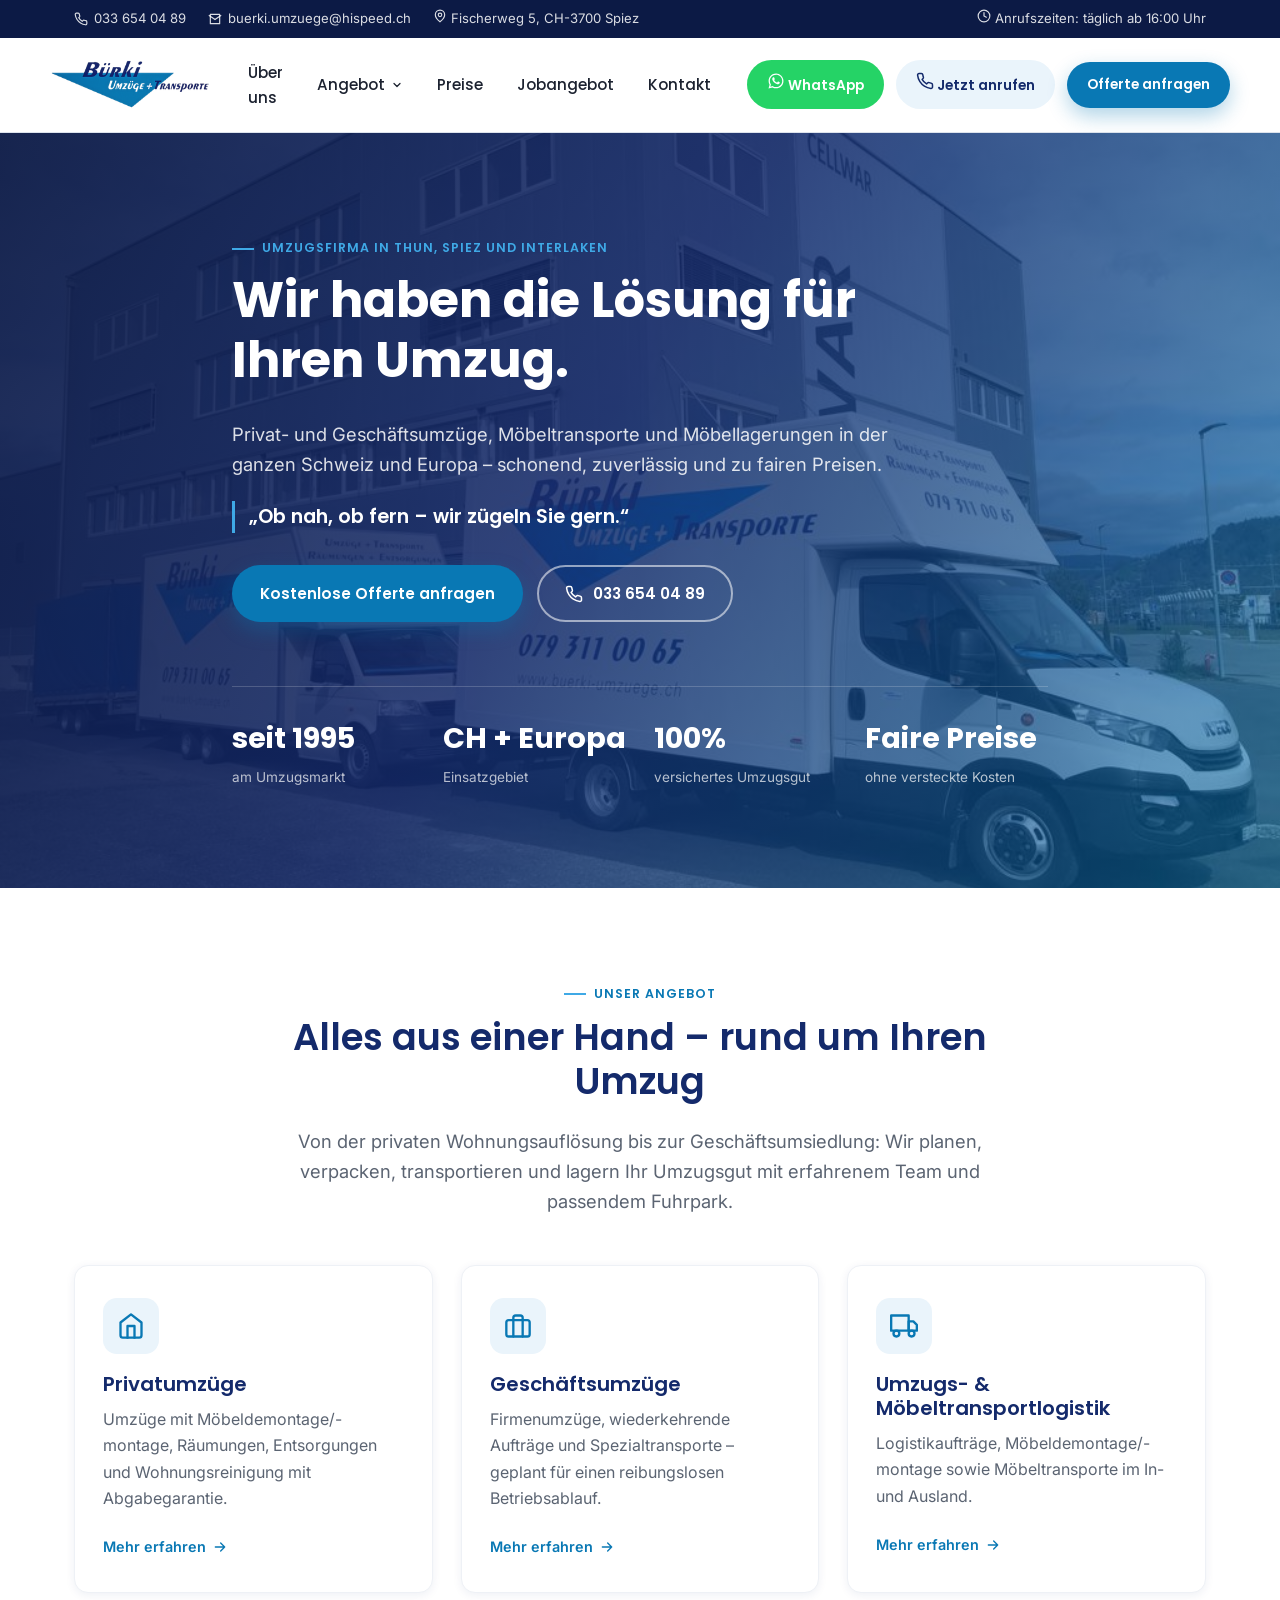
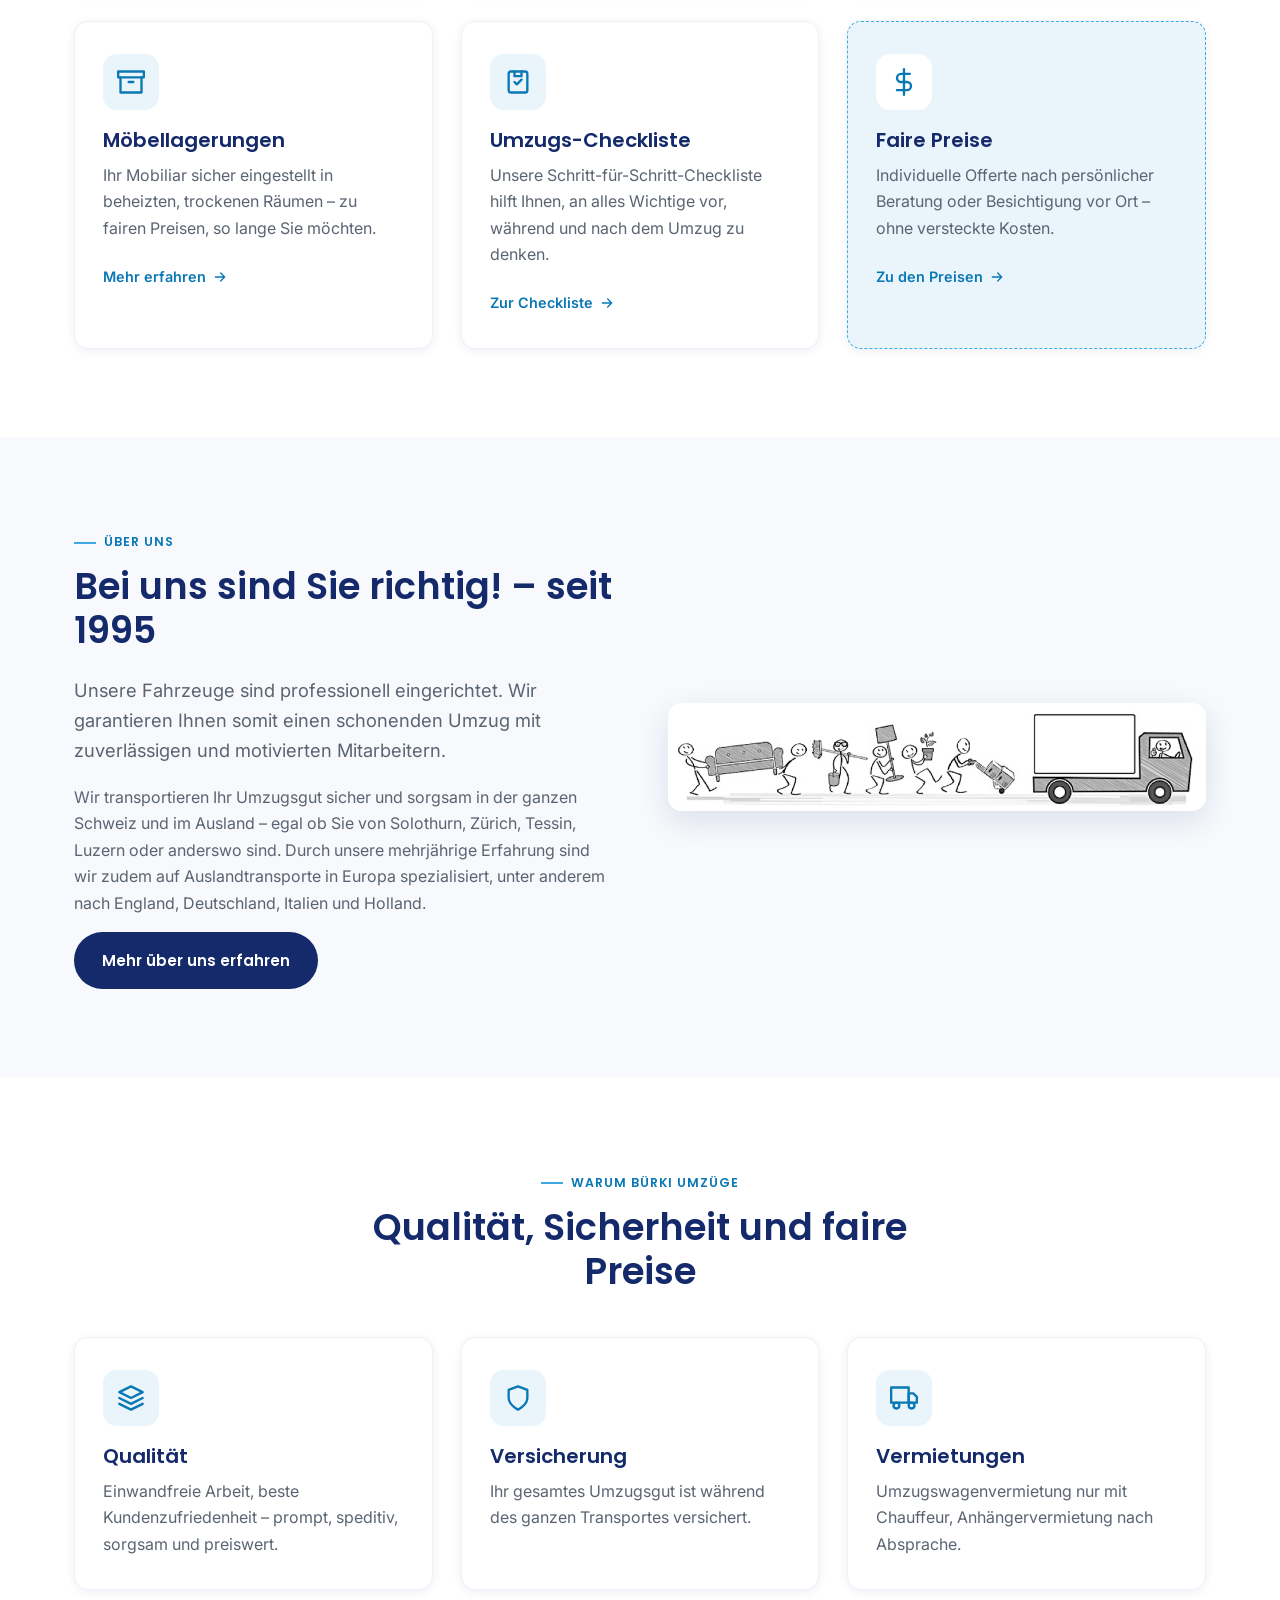
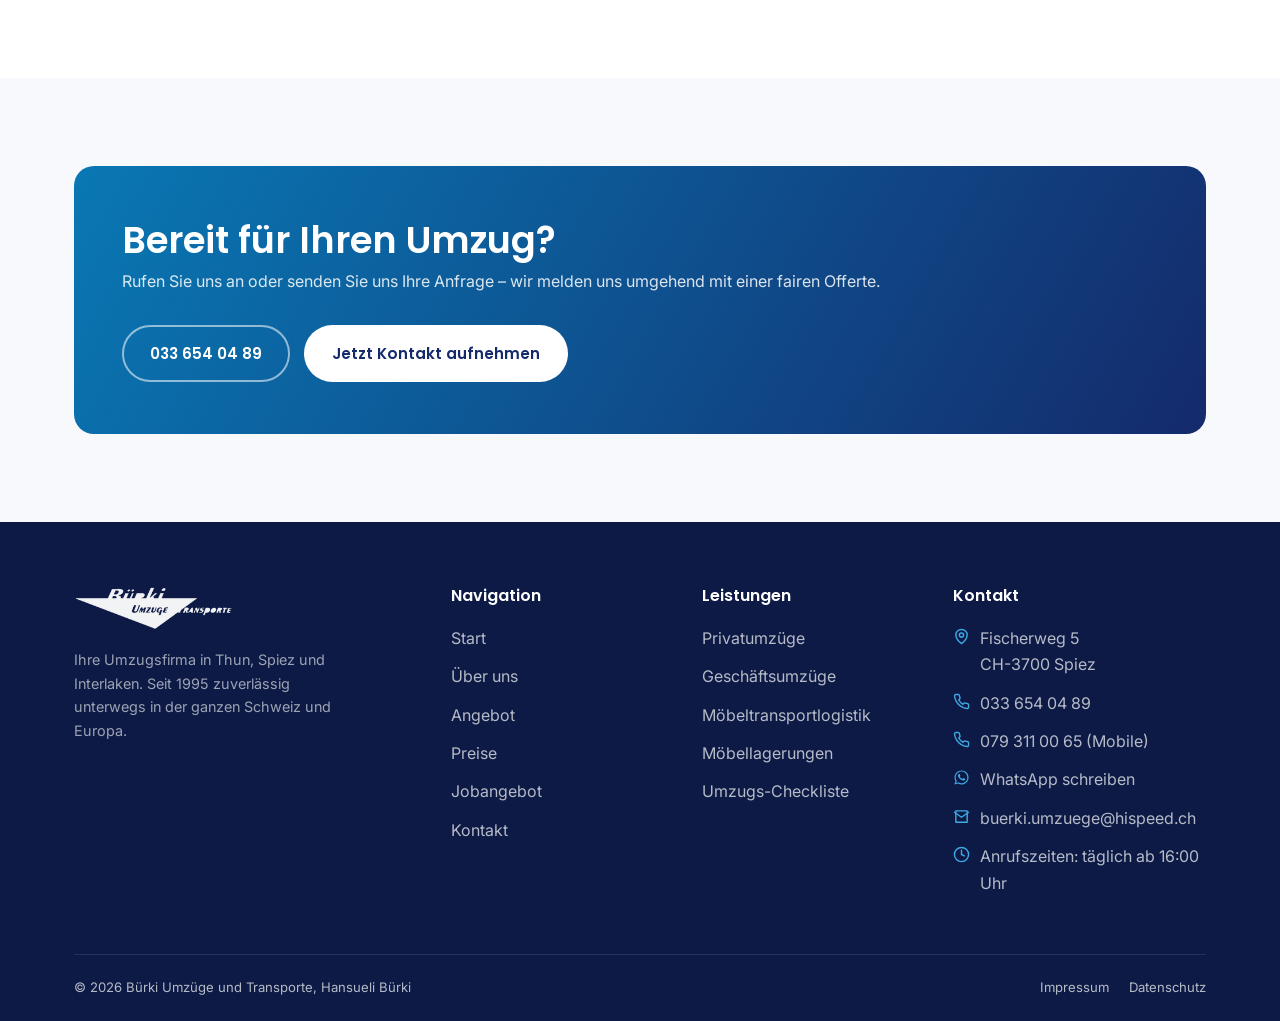
<file: index.html>
<!doctype html>
<html lang="de">
<head>
<meta charset="UTF-8">
<meta name="viewport" content="width=device-width, initial-scale=1.0">
<title>Bürki Umzüge und Transporte | Umzugsfirma in Spiez, Thun, Interlaken</title>
<meta name="description" content="Bürki Umzüge und Transporte – Ihre Umzugsfirma in Thun, Spiez und Interlaken. Privat- und Geschäftsumzüge, Möbellagerungen und Transporte in der ganzen Schweiz und Europa. Seit 1995.">
<link rel="icon" href="assets/img/logo.png">
<link rel="preconnect" href="https://fonts.googleapis.com">
<link href="https://fonts.googleapis.com/css2?family=Inter:wght@400;500;600;700&family=Poppins:wght@500;600;700&display=swap" rel="stylesheet">
<link rel="stylesheet" href="assets/css/style.css">
</head>
<body data-active="start">

<div id="site-header"></div>

<section class="hero" style="background-image:url('assets/img/hero-bg.jpg');">
  <div class="container">
    <div class="hero-content">
      <span class="eyebrow">Umzugsfirma in Thun, Spiez und Interlaken</span>
      <h1>Wir haben die Lösung für Ihren Umzug.</h1>
      <p class="lead">Privat- und Geschäftsumzüge, Möbeltransporte und Möbellagerungen in der ganzen Schweiz und Europa – schonend, zuverlässig und zu fairen Preisen.</p>
      <p class="tagline">„Ob nah, ob fern – wir zügeln Sie gern.“</p>
      <div class="hero-actions">
        <a href="kontakt.html" class="btn btn-primary">Kostenlose Offerte anfragen</a>
        <a href="tel:+41336540489" class="btn btn-outline">
          <svg viewBox="0 0 24 24" fill="none" stroke="currentColor" stroke-width="2" stroke-linecap="round" stroke-linejoin="round"><path d="M22 16.92v3a2 2 0 0 1-2.18 2 19.79 19.79 0 0 1-8.63-3.07 19.5 19.5 0 0 1-6-6 19.79 19.79 0 0 1-3.07-8.67A2 2 0 0 1 4.11 2h3a2 2 0 0 1 2 1.72c.127.96.361 1.903.7 2.81a2 2 0 0 1-.45 2.11L8.09 9.91a16 16 0 0 0 6 6l1.27-1.27a2 2 0 0 1 2.11-.45c.907.339 1.85.573 2.81.7A2 2 0 0 1 22 16.92z"/></svg>
          033 654 04 89
        </a>
      </div>
    </div>
    <div class="hero-stats">
      <div class="stat"><strong>seit 1995</strong><span>am Umzugsmarkt</span></div>
      <div class="stat"><strong>CH + Europa</strong><span>Einsatzgebiet</span></div>
      <div class="stat"><strong>100%</strong><span>versichertes Umzugsgut</span></div>
      <div class="stat"><strong>Faire Preise</strong><span>ohne versteckte Kosten</span></div>
    </div>
  </div>
</section>

<section>
  <div class="container">
    <div class="text-center max-w" style="max-width:720px;">
      <span class="eyebrow" style="justify-content:center;">Unser Angebot</span>
      <h2>Alles aus einer Hand – rund um Ihren Umzug</h2>
      <p class="lead">Von der privaten Wohnungsauflösung bis zur Geschäftsumsiedlung: Wir planen, verpacken, transportieren und lagern Ihr Umzugsgut mit erfahrenem Team und passendem Fuhrpark.</p>
    </div>
    <div class="grid grid-3" style="margin-top:48px;">

      <a href="privatumzuege.html" class="card hover">
        <div class="icon"><svg viewBox="0 0 24 24" fill="none" stroke="currentColor" stroke-width="2" stroke-linecap="round" stroke-linejoin="round"><path d="m3 9 9-7 9 7v11a2 2 0 0 1-2 2H5a2 2 0 0 1-2-2z"/><path d="M9 22V12h6v10"/></svg></div>
        <h3>Privatumzüge</h3>
        <p>Umzüge mit Möbeldemontage/-montage, Räumungen, Entsorgungen und Wohnungsreinigung mit Abgabegarantie.</p>
        <span class="more">Mehr erfahren <svg viewBox="0 0 24 24" fill="none" stroke="currentColor" stroke-width="2" stroke-linecap="round" stroke-linejoin="round"><path d="M5 12h14M13 6l6 6-6 6"/></svg></span>
      </a>

      <a href="geschaeftsumzuege.html" class="card hover">
        <div class="icon"><svg viewBox="0 0 24 24" fill="none" stroke="currentColor" stroke-width="2" stroke-linecap="round" stroke-linejoin="round"><rect x="2" y="7" width="20" height="14" rx="2"/><path d="M16 21V5a2 2 0 0 0-2-2h-4a2 2 0 0 0-2 2v16"/></svg></div>
        <h3>Geschäftsumzüge</h3>
        <p>Firmenumzüge, wiederkehrende Aufträge und Spezialtransporte – geplant für einen reibungslosen Betriebsablauf.</p>
        <span class="more">Mehr erfahren <svg viewBox="0 0 24 24" fill="none" stroke="currentColor" stroke-width="2" stroke-linecap="round" stroke-linejoin="round"><path d="M5 12h14M13 6l6 6-6 6"/></svg></span>
      </a>

      <a href="moebeltransportlogistik.html" class="card hover">
        <div class="icon"><svg viewBox="0 0 24 24" fill="none" stroke="currentColor" stroke-width="2" stroke-linecap="round" stroke-linejoin="round"><rect x="1" y="3" width="15" height="13"/><path d="M16 8h4l3 3v5h-7V8z"/><circle cx="5.5" cy="18.5" r="2.5"/><circle cx="18.5" cy="18.5" r="2.5"/></svg></div>
        <h3>Umzugs- &amp; Möbeltransportlogistik</h3>
        <p>Logistikaufträge, Möbeldemontage/-montage sowie Möbeltransporte im In- und Ausland.</p>
        <span class="more">Mehr erfahren <svg viewBox="0 0 24 24" fill="none" stroke="currentColor" stroke-width="2" stroke-linecap="round" stroke-linejoin="round"><path d="M5 12h14M13 6l6 6-6 6"/></svg></span>
      </a>

      <a href="moebellagerungen.html" class="card hover">
        <div class="icon"><svg viewBox="0 0 24 24" fill="none" stroke="currentColor" stroke-width="2" stroke-linecap="round" stroke-linejoin="round"><path d="M21 8V21H3V8"/><path d="M1 3h22v5H1z"/><path d="M10 12h4"/></svg></div>
        <h3>Möbellagerungen</h3>
        <p>Ihr Mobiliar sicher eingestellt in beheizten, trockenen Räumen – zu fairen Preisen, so lange Sie möchten.</p>
        <span class="more">Mehr erfahren <svg viewBox="0 0 24 24" fill="none" stroke="currentColor" stroke-width="2" stroke-linecap="round" stroke-linejoin="round"><path d="M5 12h14M13 6l6 6-6 6"/></svg></span>
      </a>

      <a href="umzugs-checkliste.html" class="card hover">
        <div class="icon"><svg viewBox="0 0 24 24" fill="none" stroke="currentColor" stroke-width="2" stroke-linecap="round" stroke-linejoin="round"><rect x="4" y="3" width="16" height="18" rx="2"/><path d="M9 3v4h6V3M9 12l2 2 4-4"/></svg></div>
        <h3>Umzugs-Checkliste</h3>
        <p>Unsere Schritt-für-Schritt-Checkliste hilft Ihnen, an alles Wichtige vor, während und nach dem Umzug zu denken.</p>
        <span class="more">Zur Checkliste <svg viewBox="0 0 24 24" fill="none" stroke="currentColor" stroke-width="2" stroke-linecap="round" stroke-linejoin="round"><path d="M5 12h14M13 6l6 6-6 6"/></svg></span>
      </a>

      <a href="preise.html" class="card hover" style="background:var(--blue-pale); border:1px dashed var(--blue-light);">
        <div class="icon" style="background:var(--white);"><svg viewBox="0 0 24 24" fill="none" stroke="currentColor" stroke-width="2" stroke-linecap="round" stroke-linejoin="round"><line x1="12" y1="1" x2="12" y2="23"/><path d="M17 5H9.5a3.5 3.5 0 0 0 0 7h5a3.5 3.5 0 0 1 0 7H6"/></svg></div>
        <h3>Faire Preise</h3>
        <p>Individuelle Offerte nach persönlicher Beratung oder Besichtigung vor Ort – ohne versteckte Kosten.</p>
        <span class="more">Zu den Preisen <svg viewBox="0 0 24 24" fill="none" stroke="currentColor" stroke-width="2" stroke-linecap="round" stroke-linejoin="round"><path d="M5 12h14M13 6l6 6-6 6"/></svg></span>
      </a>

    </div>
  </div>
</section>

<section class="bg-light">
  <div class="container">
    <div class="split">
      <div>
        <span class="eyebrow">Über uns</span>
        <h2>Bei uns sind Sie richtig! – seit 1995</h2>
        <p class="lead">Unsere Fahrzeuge sind professionell eingerichtet. Wir garantieren Ihnen somit einen schonenden Umzug mit zuverlässigen und motivierten Mitarbeitern.</p>
        <p>Wir transportieren Ihr Umzugsgut sicher und sorgsam in der ganzen Schweiz und im Ausland – egal ob Sie von Solothurn, Zürich, Tessin, Luzern oder anderswo sind. Durch unsere mehrjährige Erfahrung sind wir zudem auf Auslandtransporte in Europa spezialisiert, unter anderem nach England, Deutschland, Italien und Holland.</p>
        <a href="ueber-uns.html" class="btn btn-navy">Mehr über uns erfahren</a>
      </div>
      <div class="media-frame">
        <img src="assets/img/hero-trucks.jpg" alt="Bürki Umzüge Fahrzeugflotte" style="border-radius:14px; box-shadow:var(--shadow-md);">
      </div>
    </div>
  </div>
</section>

<section>
  <div class="container">
    <div class="text-center max-w" style="max-width:640px;">
      <span class="eyebrow" style="justify-content:center;">Warum Bürki Umzüge</span>
      <h2>Qualität, Sicherheit und faire Preise</h2>
    </div>
    <div class="grid grid-3" style="margin-top:44px;">
      <div class="card">
        <div class="icon"><svg viewBox="0 0 24 24" fill="none" stroke="currentColor" stroke-width="2" stroke-linecap="round" stroke-linejoin="round"><path d="M12 2 2 7l10 5 10-5-10-5Z"/><path d="M2 17l10 5 10-5M2 12l10 5 10-5"/></svg></div>
        <h3>Qualität</h3>
        <p>Einwandfreie Arbeit, beste Kundenzufriedenheit – prompt, speditiv, sorgsam und preiswert.</p>
      </div>
      <div class="card">
        <div class="icon"><svg viewBox="0 0 24 24" fill="none" stroke="currentColor" stroke-width="2" stroke-linecap="round" stroke-linejoin="round"><path d="M12 22s8-4 8-10V5l-8-3-8 3v7c0 6 8 10 8 10Z"/></svg></div>
        <h3>Versicherung</h3>
        <p>Ihr gesamtes Umzugsgut ist während des ganzen Transportes versichert.</p>
      </div>
      <div class="card">
        <div class="icon"><svg viewBox="0 0 24 24" fill="none" stroke="currentColor" stroke-width="2" stroke-linecap="round" stroke-linejoin="round"><rect x="1" y="3" width="15" height="13"/><path d="M16 8h4l3 3v5h-7V8z"/><circle cx="5.5" cy="18.5" r="2.5"/><circle cx="18.5" cy="18.5" r="2.5"/></svg></div>
        <h3>Vermietungen</h3>
        <p>Umzugswagenvermietung nur mit Chauffeur, Anhängervermietung nach Absprache.</p>
      </div>
    </div>
  </div>
</section>

<section class="bg-light">
  <div class="container">
    <div class="cta-banner">
      <div>
        <h2>Bereit für Ihren Umzug?</h2>
        <p>Rufen Sie uns an oder senden Sie uns Ihre Anfrage – wir melden uns umgehend mit einer fairen Offerte.</p>
      </div>
      <div class="cta-actions">
        <a href="tel:+41336540489" class="btn btn-outline">033 654 04 89</a>
        <a href="kontakt.html" class="btn" style="background:var(--white); color:var(--navy);">Jetzt Kontakt aufnehmen</a>
      </div>
    </div>
  </div>
</section>

<div id="site-footer"></div>
<script src="assets/js/main.js"></script>
</body>
</html>
</file>
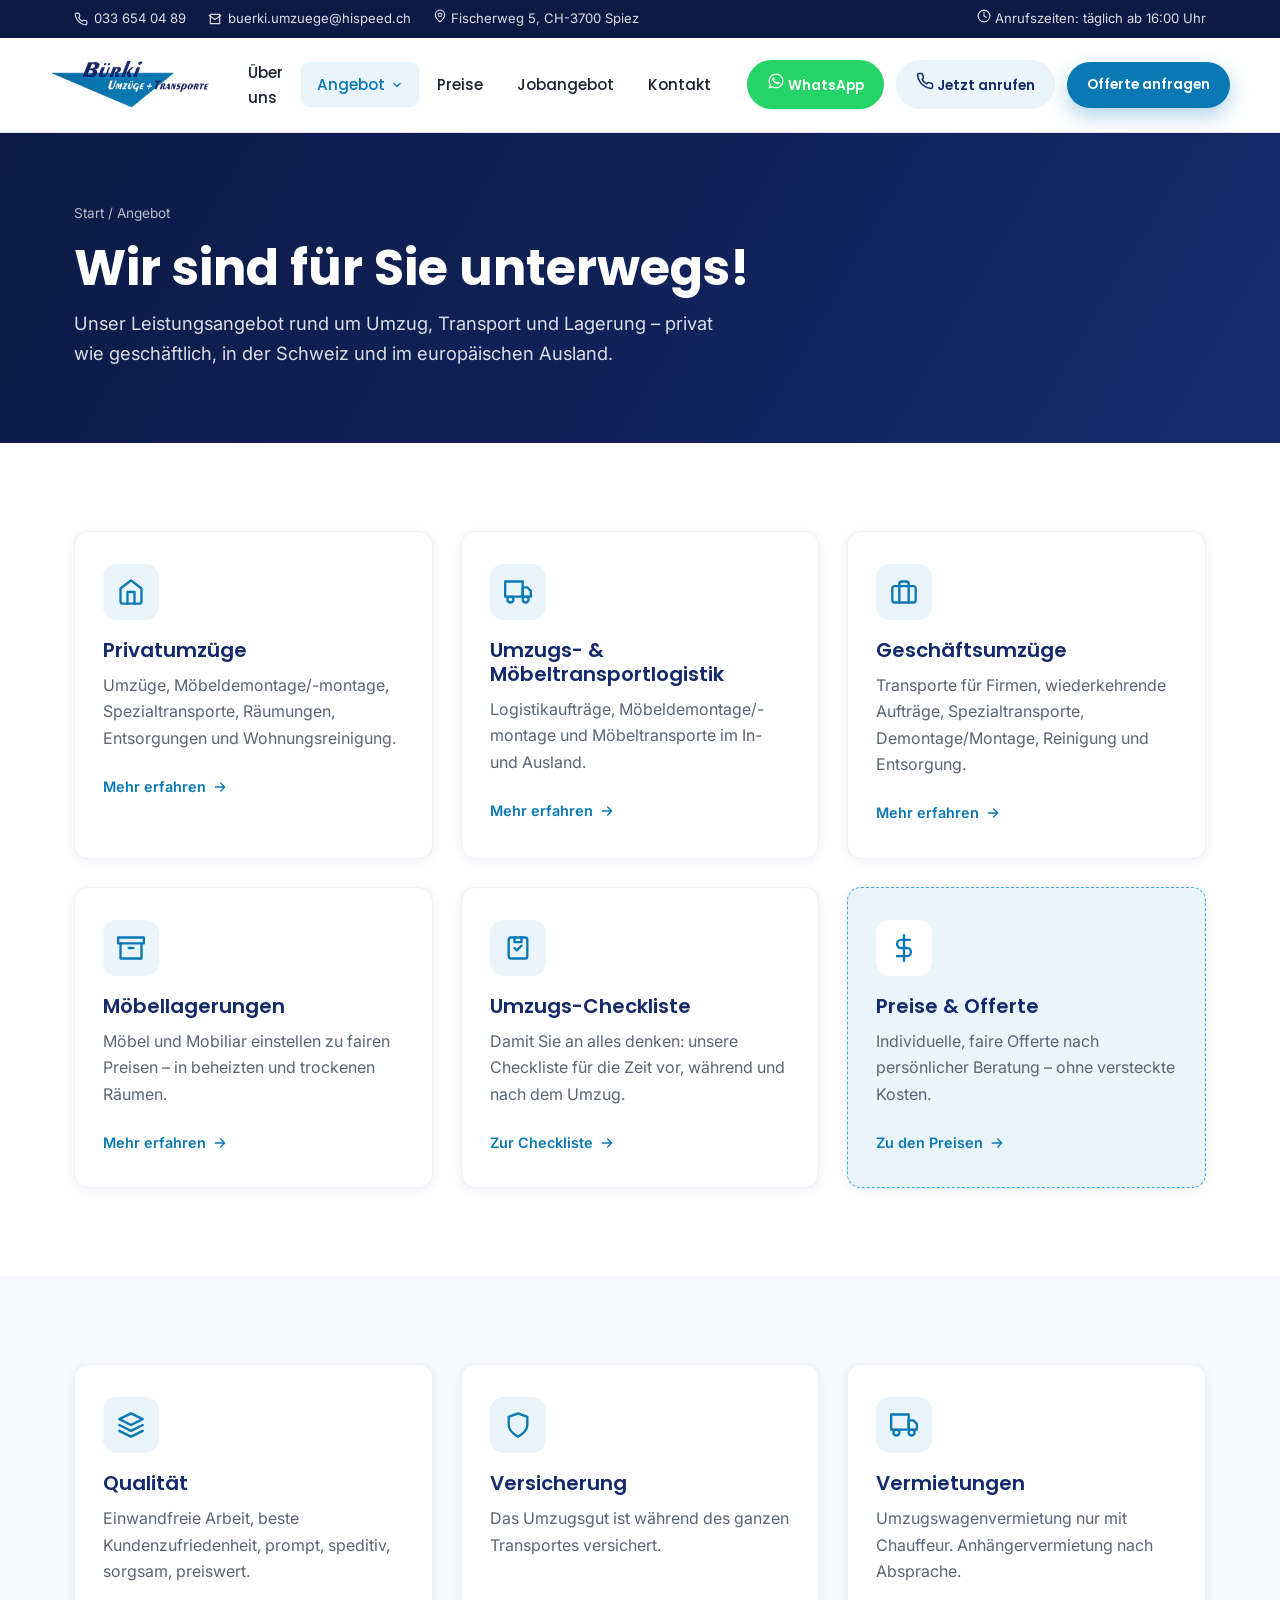
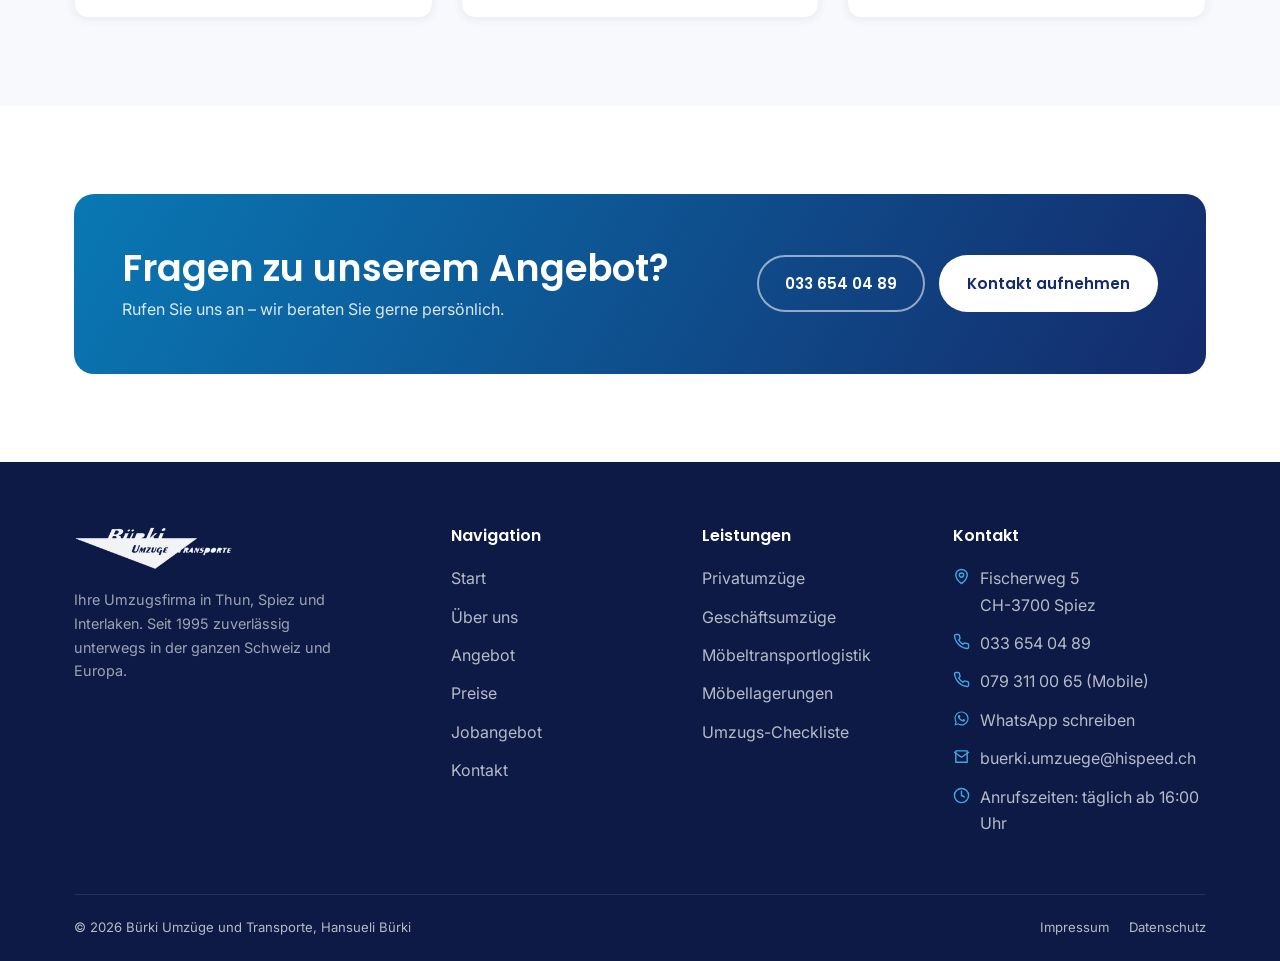
<file: angebot.html>
<!doctype html>
<html lang="de">
<head>
<meta charset="UTF-8">
<meta name="viewport" content="width=device-width, initial-scale=1.0">
<title>Angebot | Bürki Umzüge und Transporte</title>
<meta name="description" content="Unser Angebot: Privatumzüge, Geschäftsumzüge, Umzugs- und Möbeltransportlogistik, Möbellagerungen sowie unsere Umzugs-Checkliste.">
<link rel="icon" href="assets/img/logo.png">
<link rel="preconnect" href="https://fonts.googleapis.com">
<link href="https://fonts.googleapis.com/css2?family=Inter:wght@400;500;600;700&family=Poppins:wght@500;600;700&display=swap" rel="stylesheet">
<link rel="stylesheet" href="assets/css/style.css">
</head>
<body data-active="angebot">

<div id="site-header"></div>

<section class="page-hero">
  <div class="container">
    <div class="breadcrumb"><a href="index.html">Start</a> / Angebot</div>
    <h1>Wir sind für Sie unterwegs!</h1>
    <p class="lead">Unser Leistungsangebot rund um Umzug, Transport und Lagerung – privat wie geschäftlich, in der Schweiz und im europäischen Ausland.</p>
  </div>
</section>

<section>
  <div class="container">
    <div class="grid grid-3">

      <a href="privatumzuege.html" class="card hover">
        <div class="icon"><svg viewBox="0 0 24 24" fill="none" stroke="currentColor" stroke-width="2" stroke-linecap="round" stroke-linejoin="round"><path d="m3 9 9-7 9 7v11a2 2 0 0 1-2 2H5a2 2 0 0 1-2-2z"/><path d="M9 22V12h6v10"/></svg></div>
        <h3>Privatumzüge</h3>
        <p>Umzüge, Möbeldemontage/-montage, Spezialtransporte, Räumungen, Entsorgungen und Wohnungsreinigung.</p>
        <span class="more">Mehr erfahren <svg viewBox="0 0 24 24" fill="none" stroke="currentColor" stroke-width="2" stroke-linecap="round" stroke-linejoin="round"><path d="M5 12h14M13 6l6 6-6 6"/></svg></span>
      </a>

      <a href="moebeltransportlogistik.html" class="card hover">
        <div class="icon"><svg viewBox="0 0 24 24" fill="none" stroke="currentColor" stroke-width="2" stroke-linecap="round" stroke-linejoin="round"><rect x="1" y="3" width="15" height="13"/><path d="M16 8h4l3 3v5h-7V8z"/><circle cx="5.5" cy="18.5" r="2.5"/><circle cx="18.5" cy="18.5" r="2.5"/></svg></div>
        <h3>Umzugs- &amp; Möbeltransportlogistik</h3>
        <p>Logistikaufträge, Möbeldemontage/-montage und Möbeltransporte im In- und Ausland.</p>
        <span class="more">Mehr erfahren <svg viewBox="0 0 24 24" fill="none" stroke="currentColor" stroke-width="2" stroke-linecap="round" stroke-linejoin="round"><path d="M5 12h14M13 6l6 6-6 6"/></svg></span>
      </a>

      <a href="geschaeftsumzuege.html" class="card hover">
        <div class="icon"><svg viewBox="0 0 24 24" fill="none" stroke="currentColor" stroke-width="2" stroke-linecap="round" stroke-linejoin="round"><rect x="2" y="7" width="20" height="14" rx="2"/><path d="M16 21V5a2 2 0 0 0-2-2h-4a2 2 0 0 0-2 2v16"/></svg></div>
        <h3>Geschäftsumzüge</h3>
        <p>Transporte für Firmen, wiederkehrende Aufträge, Spezialtransporte, Demontage/Montage, Reinigung und Entsorgung.</p>
        <span class="more">Mehr erfahren <svg viewBox="0 0 24 24" fill="none" stroke="currentColor" stroke-width="2" stroke-linecap="round" stroke-linejoin="round"><path d="M5 12h14M13 6l6 6-6 6"/></svg></span>
      </a>

      <a href="moebellagerungen.html" class="card hover">
        <div class="icon"><svg viewBox="0 0 24 24" fill="none" stroke="currentColor" stroke-width="2" stroke-linecap="round" stroke-linejoin="round"><path d="M21 8V21H3V8"/><path d="M1 3h22v5H1z"/><path d="M10 12h4"/></svg></div>
        <h3>Möbellagerungen</h3>
        <p>Möbel und Mobiliar einstellen zu fairen Preisen – in beheizten und trockenen Räumen.</p>
        <span class="more">Mehr erfahren <svg viewBox="0 0 24 24" fill="none" stroke="currentColor" stroke-width="2" stroke-linecap="round" stroke-linejoin="round"><path d="M5 12h14M13 6l6 6-6 6"/></svg></span>
      </a>

      <a href="umzugs-checkliste.html" class="card hover">
        <div class="icon"><svg viewBox="0 0 24 24" fill="none" stroke="currentColor" stroke-width="2" stroke-linecap="round" stroke-linejoin="round"><rect x="4" y="3" width="16" height="18" rx="2"/><path d="M9 3v4h6V3M9 12l2 2 4-4"/></svg></div>
        <h3>Umzugs-Checkliste</h3>
        <p>Damit Sie an alles denken: unsere Checkliste für die Zeit vor, während und nach dem Umzug.</p>
        <span class="more">Zur Checkliste <svg viewBox="0 0 24 24" fill="none" stroke="currentColor" stroke-width="2" stroke-linecap="round" stroke-linejoin="round"><path d="M5 12h14M13 6l6 6-6 6"/></svg></span>
      </a>

      <a href="preise.html" class="card hover" style="background:var(--blue-pale); border:1px dashed var(--blue-light);">
        <div class="icon" style="background:var(--white);"><svg viewBox="0 0 24 24" fill="none" stroke="currentColor" stroke-width="2" stroke-linecap="round" stroke-linejoin="round"><line x1="12" y1="1" x2="12" y2="23"/><path d="M17 5H9.5a3.5 3.5 0 0 0 0 7h5a3.5 3.5 0 0 1 0 7H6"/></svg></div>
        <h3>Preise &amp; Offerte</h3>
        <p>Individuelle, faire Offerte nach persönlicher Beratung – ohne versteckte Kosten.</p>
        <span class="more">Zu den Preisen <svg viewBox="0 0 24 24" fill="none" stroke="currentColor" stroke-width="2" stroke-linecap="round" stroke-linejoin="round"><path d="M5 12h14M13 6l6 6-6 6"/></svg></span>
      </a>

    </div>
  </div>
</section>

<section class="bg-light">
  <div class="container">
    <div class="grid grid-3">
      <div class="card">
        <div class="icon"><svg viewBox="0 0 24 24" fill="none" stroke="currentColor" stroke-width="2" stroke-linecap="round" stroke-linejoin="round"><path d="M12 2 2 7l10 5 10-5-10-5Z"/><path d="M2 17l10 5 10-5M2 12l10 5 10-5"/></svg></div>
        <h3>Qualität</h3>
        <p>Einwandfreie Arbeit, beste Kundenzufriedenheit, prompt, speditiv, sorgsam, preiswert.</p>
      </div>
      <div class="card">
        <div class="icon"><svg viewBox="0 0 24 24" fill="none" stroke="currentColor" stroke-width="2" stroke-linecap="round" stroke-linejoin="round"><path d="M12 22s8-4 8-10V5l-8-3-8 3v7c0 6 8 10 8 10Z"/></svg></div>
        <h3>Versicherung</h3>
        <p>Das Umzugsgut ist während des ganzen Transportes versichert.</p>
      </div>
      <div class="card">
        <div class="icon"><svg viewBox="0 0 24 24" fill="none" stroke="currentColor" stroke-width="2" stroke-linecap="round" stroke-linejoin="round"><rect x="1" y="3" width="15" height="13"/><path d="M16 8h4l3 3v5h-7V8z"/><circle cx="5.5" cy="18.5" r="2.5"/><circle cx="18.5" cy="18.5" r="2.5"/></svg></div>
        <h3>Vermietungen</h3>
        <p>Umzugswagenvermietung nur mit Chauffeur. Anhängervermietung nach Absprache.</p>
      </div>
    </div>
  </div>
</section>

<section>
  <div class="container">
    <div class="cta-banner">
      <div>
        <h2>Fragen zu unserem Angebot?</h2>
        <p>Rufen Sie uns an – wir beraten Sie gerne persönlich.</p>
      </div>
      <div class="cta-actions">
        <a href="tel:+41336540489" class="btn btn-outline">033 654 04 89</a>
        <a href="kontakt.html" class="btn" style="background:var(--white); color:var(--navy);">Kontakt aufnehmen</a>
      </div>
    </div>
  </div>
</section>

<div id="site-footer"></div>
<script src="assets/js/main.js"></script>
</body>
</html>
</file>
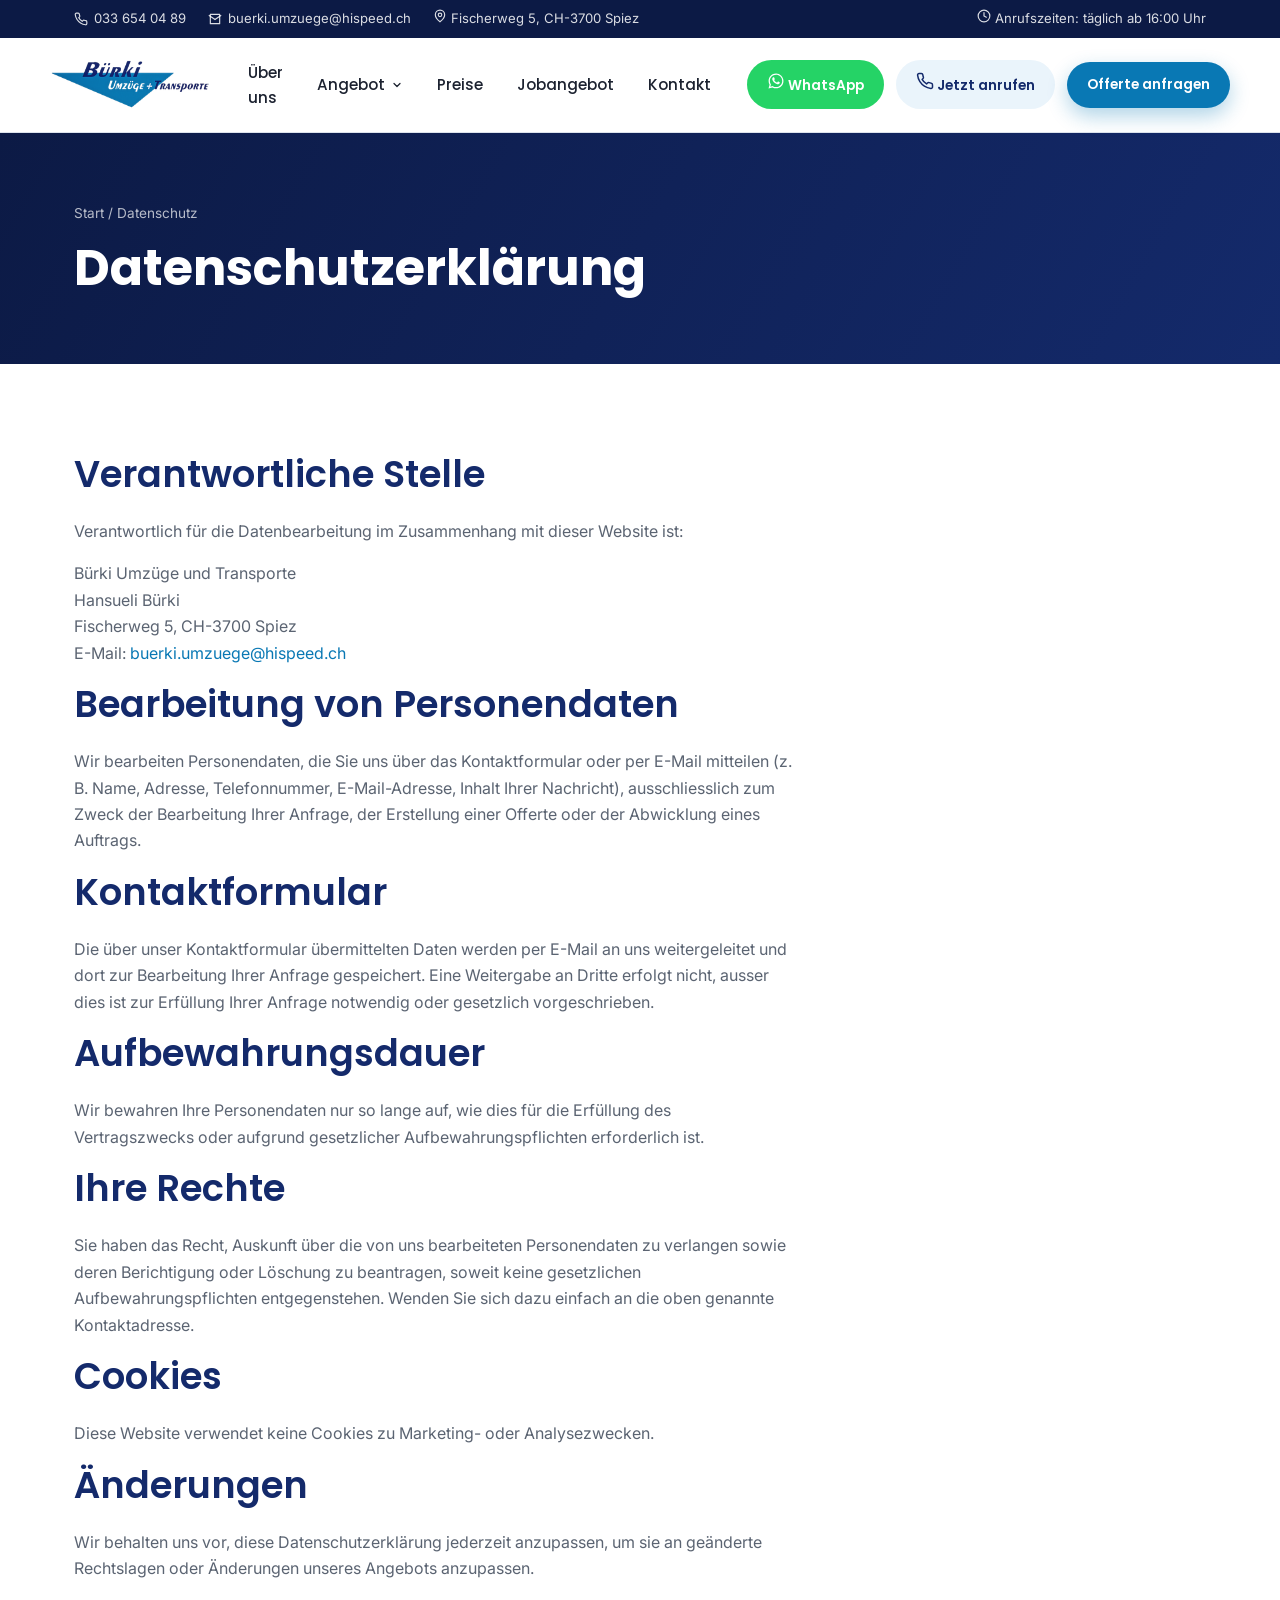
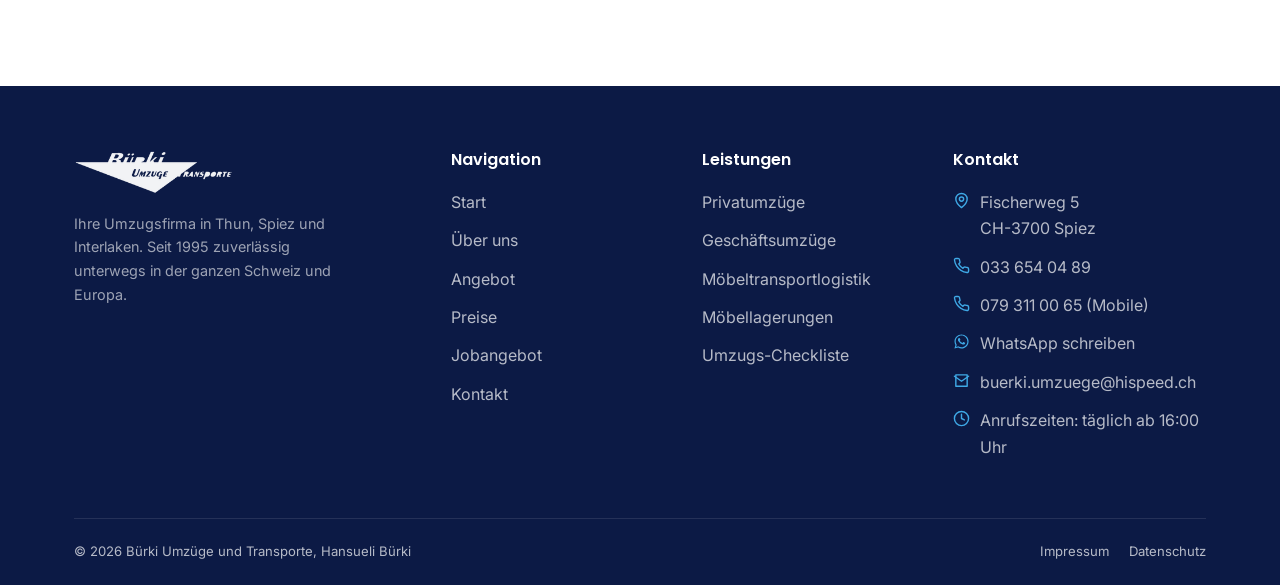
<file: datenschutz.html>
<!doctype html>
<html lang="de">
<head>
<meta charset="UTF-8">
<meta name="viewport" content="width=device-width, initial-scale=1.0">
<title>Datenschutz | Bürki Umzüge und Transporte</title>
<meta name="description" content="Datenschutzerklärung von Bürki Umzüge und Transporte.">
<link rel="icon" href="assets/img/logo.png">
<link rel="preconnect" href="https://fonts.googleapis.com">
<link href="https://fonts.googleapis.com/css2?family=Inter:wght@400;500;600;700&family=Poppins:wght@500;600;700&display=swap" rel="stylesheet">
<link rel="stylesheet" href="assets/css/style.css">
</head>
<body data-active="">

<div id="site-header"></div>

<section class="page-hero">
  <div class="container">
    <div class="breadcrumb"><a href="index.html">Start</a> / Datenschutz</div>
    <h1>Datenschutzerklärung</h1>
  </div>
</section>

<section>
  <div class="container">
    <div style="max-width:720px;">
      <h2>Verantwortliche Stelle</h2>
      <p>Verantwortlich für die Datenbearbeitung im Zusammenhang mit dieser Website ist:</p>
      <p>
        Bürki Umzüge und Transporte<br>
        Hansueli Bürki<br>
        Fischerweg 5, CH-3700 Spiez<br>
        E-Mail: <a href="mailto:buerki.umzuege@hispeed.ch" style="color:var(--blue);">buerki.umzuege@hispeed.ch</a>
      </p>

      <h2>Bearbeitung von Personendaten</h2>
      <p>Wir bearbeiten Personendaten, die Sie uns über das Kontaktformular oder per E-Mail mitteilen (z. B. Name, Adresse, Telefonnummer, E-Mail-Adresse, Inhalt Ihrer Nachricht), ausschliesslich zum Zweck der Bearbeitung Ihrer Anfrage, der Erstellung einer Offerte oder der Abwicklung eines Auftrags.</p>

      <h2>Kontaktformular</h2>
      <p>Die über unser Kontaktformular übermittelten Daten werden per E-Mail an uns weitergeleitet und dort zur Bearbeitung Ihrer Anfrage gespeichert. Eine Weitergabe an Dritte erfolgt nicht, ausser dies ist zur Erfüllung Ihrer Anfrage notwendig oder gesetzlich vorgeschrieben.</p>

      <h2>Aufbewahrungsdauer</h2>
      <p>Wir bewahren Ihre Personendaten nur so lange auf, wie dies für die Erfüllung des Vertragszwecks oder aufgrund gesetzlicher Aufbewahrungspflichten erforderlich ist.</p>

      <h2>Ihre Rechte</h2>
      <p>Sie haben das Recht, Auskunft über die von uns bearbeiteten Personendaten zu verlangen sowie deren Berichtigung oder Löschung zu beantragen, soweit keine gesetzlichen Aufbewahrungspflichten entgegenstehen. Wenden Sie sich dazu einfach an die oben genannte Kontaktadresse.</p>

      <h2>Cookies</h2>
      <p>Diese Website verwendet keine Cookies zu Marketing- oder Analysezwecken.</p>

      <h2>Änderungen</h2>
      <p>Wir behalten uns vor, diese Datenschutzerklärung jederzeit anzupassen, um sie an geänderte Rechtslagen oder Änderungen unseres Angebots anzupassen.</p>
    </div>
  </div>
</section>

<div id="site-footer"></div>
<script src="assets/js/main.js"></script>
</body>
</html>
</file>
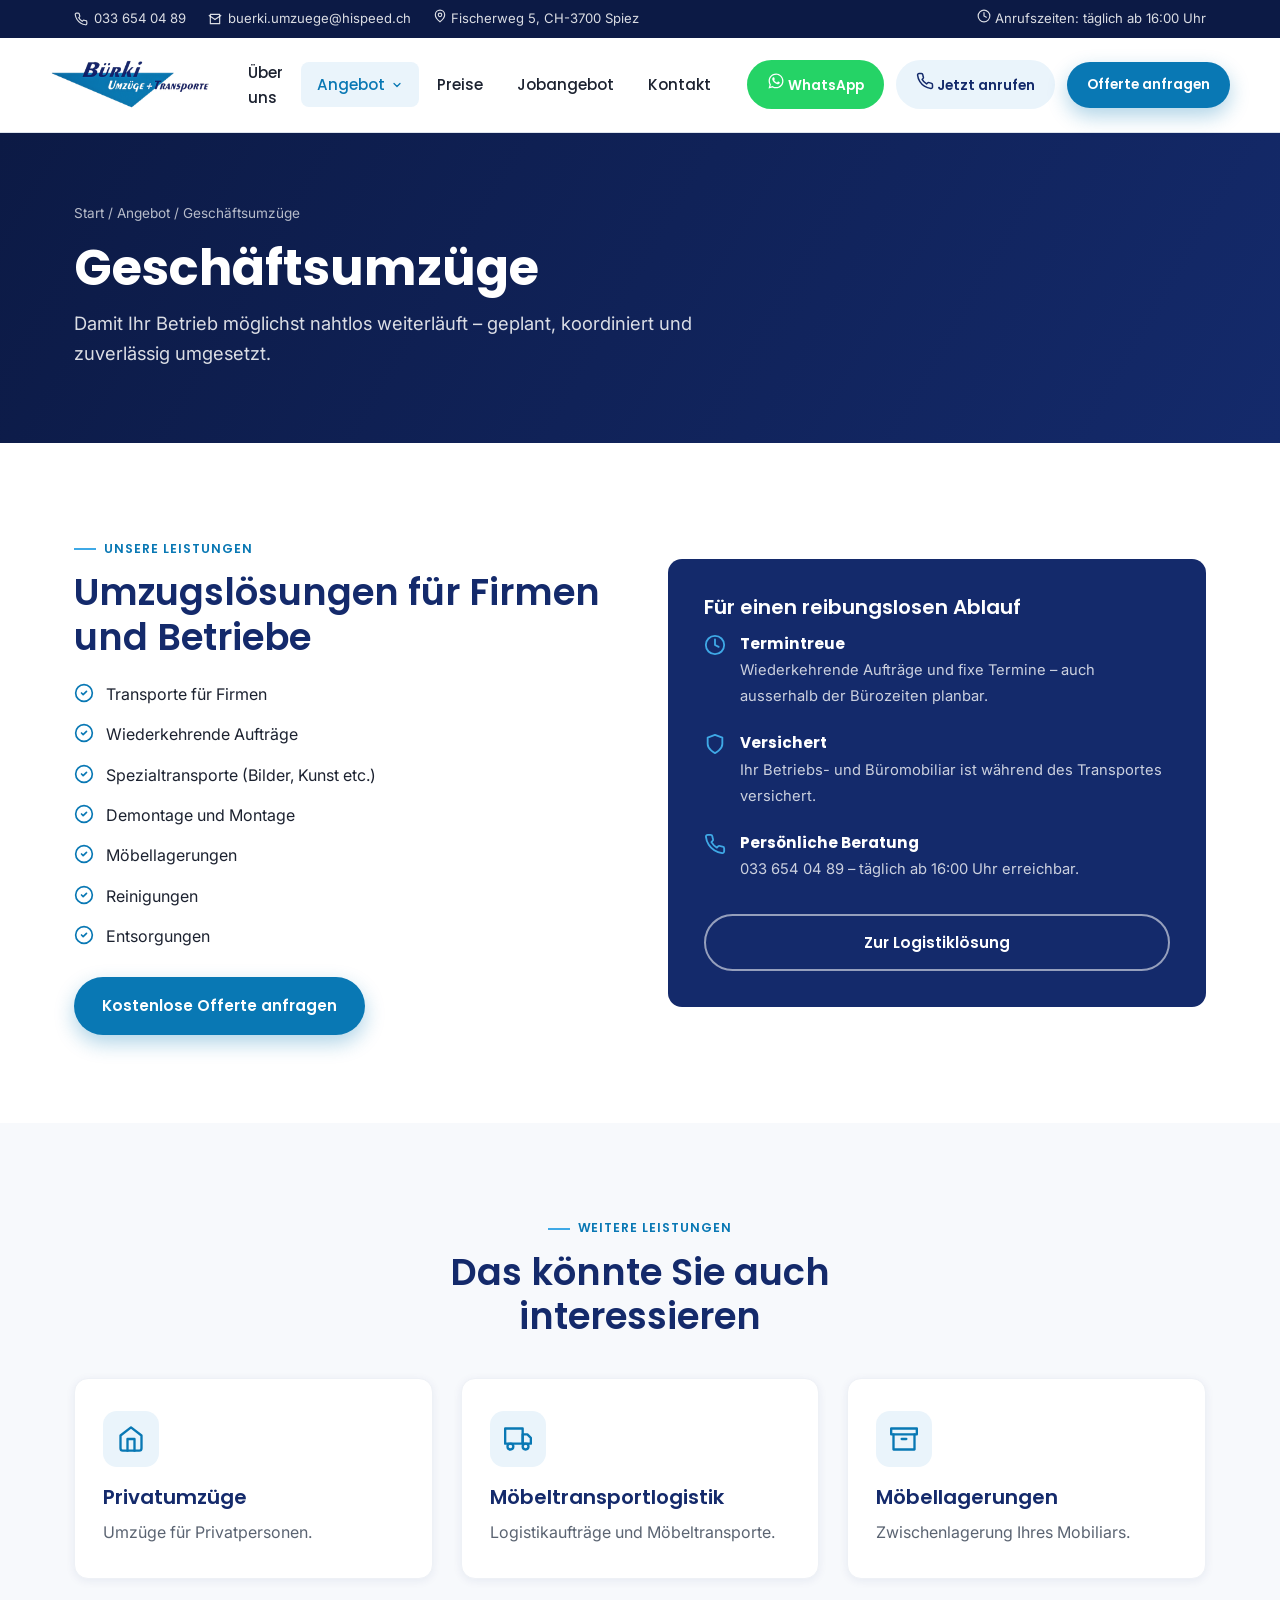
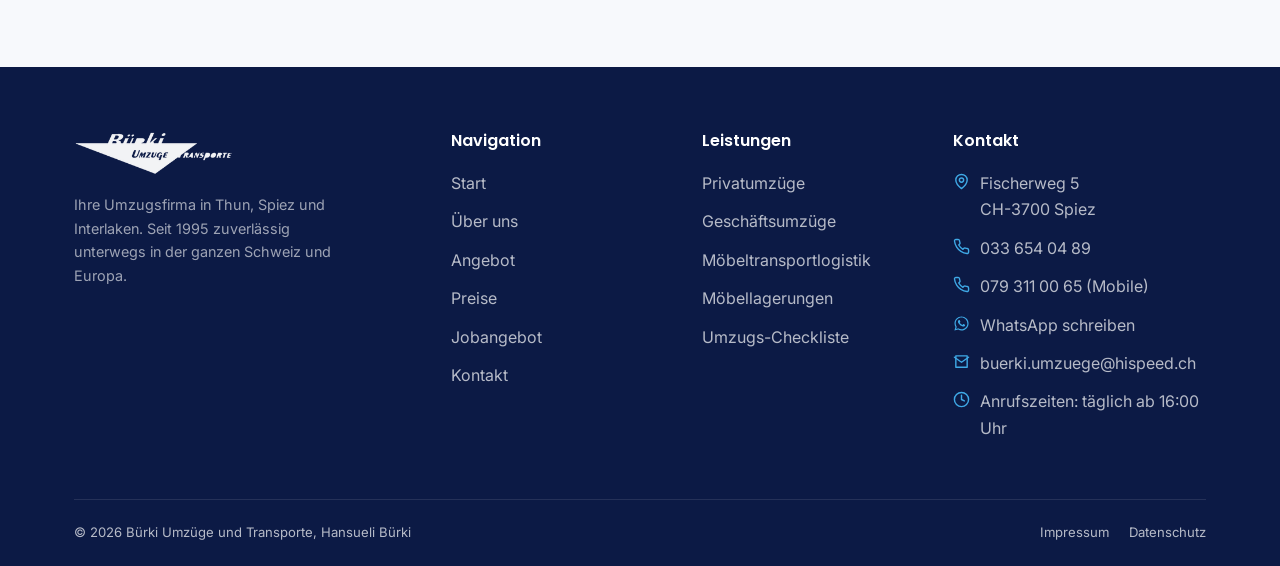
<file: geschaeftsumzuege.html>
<!doctype html>
<html lang="de">
<head>
<meta charset="UTF-8">
<meta name="viewport" content="width=device-width, initial-scale=1.0">
<title>Geschäftsumzüge | Bürki Umzüge und Transporte</title>
<meta name="description" content="Geschäftsumzüge: Transporte für Firmen, wiederkehrende Aufträge, Spezialtransporte, Demontage und Montage, Möbellagerungen, Reinigungen und Entsorgungen.">
<link rel="icon" href="assets/img/logo.png">
<link rel="preconnect" href="https://fonts.googleapis.com">
<link href="https://fonts.googleapis.com/css2?family=Inter:wght@400;500;600;700&family=Poppins:wght@500;600;700&display=swap" rel="stylesheet">
<link rel="stylesheet" href="assets/css/style.css">
</head>
<body data-active="angebot">

<div id="site-header"></div>

<section class="page-hero">
  <div class="container">
    <div class="breadcrumb"><a href="index.html">Start</a> / <a href="angebot.html">Angebot</a> / Geschäftsumzüge</div>
    <h1>Geschäftsumzüge</h1>
    <p class="lead">Damit Ihr Betrieb möglichst nahtlos weiterläuft – geplant, koordiniert und zuverlässig umgesetzt.</p>
  </div>
</section>

<section>
  <div class="container">
    <div class="split">
      <div>
        <span class="eyebrow">Unsere Leistungen</span>
        <h2>Umzugslösungen für Firmen und Betriebe</h2>
        <ul class="feature-list">
          <li><svg viewBox="0 0 24 24" fill="none" stroke="currentColor" stroke-width="2" stroke-linecap="round" stroke-linejoin="round"><path d="m9 12 2 2 4-4"/><circle cx="12" cy="12" r="10"/></svg><span>Transporte für Firmen</span></li>
          <li><svg viewBox="0 0 24 24" fill="none" stroke="currentColor" stroke-width="2" stroke-linecap="round" stroke-linejoin="round"><path d="m9 12 2 2 4-4"/><circle cx="12" cy="12" r="10"/></svg><span>Wiederkehrende Aufträge</span></li>
          <li><svg viewBox="0 0 24 24" fill="none" stroke="currentColor" stroke-width="2" stroke-linecap="round" stroke-linejoin="round"><path d="m9 12 2 2 4-4"/><circle cx="12" cy="12" r="10"/></svg><span>Spezialtransporte (Bilder, Kunst etc.)</span></li>
          <li><svg viewBox="0 0 24 24" fill="none" stroke="currentColor" stroke-width="2" stroke-linecap="round" stroke-linejoin="round"><path d="m9 12 2 2 4-4"/><circle cx="12" cy="12" r="10"/></svg><span>Demontage und Montage</span></li>
          <li><svg viewBox="0 0 24 24" fill="none" stroke="currentColor" stroke-width="2" stroke-linecap="round" stroke-linejoin="round"><path d="m9 12 2 2 4-4"/><circle cx="12" cy="12" r="10"/></svg><span>Möbellagerungen</span></li>
          <li><svg viewBox="0 0 24 24" fill="none" stroke="currentColor" stroke-width="2" stroke-linecap="round" stroke-linejoin="round"><path d="m9 12 2 2 4-4"/><circle cx="12" cy="12" r="10"/></svg><span>Reinigungen</span></li>
          <li><svg viewBox="0 0 24 24" fill="none" stroke="currentColor" stroke-width="2" stroke-linecap="round" stroke-linejoin="round"><path d="m9 12 2 2 4-4"/><circle cx="12" cy="12" r="10"/></svg><span>Entsorgungen</span></li>
        </ul>
        <div style="margin-top:28px;">
          <a href="kontakt.html" class="btn btn-primary">Kostenlose Offerte anfragen</a>
        </div>
      </div>
      <div class="info-card">
        <h3>Für einen reibungslosen Ablauf</h3>
        <div class="info-row">
          <svg viewBox="0 0 24 24" fill="none" stroke="currentColor" stroke-width="2" stroke-linecap="round" stroke-linejoin="round"><circle cx="12" cy="12" r="10"/><path d="M12 6v6l4 2"/></svg>
          <div><strong>Termintreue</strong><span>Wiederkehrende Aufträge und fixe Termine – auch ausserhalb der Bürozeiten planbar.</span></div>
        </div>
        <div class="info-row">
          <svg viewBox="0 0 24 24" fill="none" stroke="currentColor" stroke-width="2" stroke-linecap="round" stroke-linejoin="round"><path d="M12 22s8-4 8-10V5l-8-3-8 3v7c0 6 8 10 8 10Z"/></svg>
          <div><strong>Versichert</strong><span>Ihr Betriebs- und Büromobiliar ist während des Transportes versichert.</span></div>
        </div>
        <div class="info-row">
          <svg viewBox="0 0 24 24" fill="none" stroke="currentColor" stroke-width="2" stroke-linecap="round" stroke-linejoin="round"><path d="M22 16.92v3a2 2 0 0 1-2.18 2 19.79 19.79 0 0 1-8.63-3.07 19.5 19.5 0 0 1-6-6 19.79 19.79 0 0 1-3.07-8.67A2 2 0 0 1 4.11 2h3a2 2 0 0 1 2 1.72c.127.96.361 1.903.7 2.81a2 2 0 0 1-.45 2.11L8.09 9.91a16 16 0 0 0 6 6l1.27-1.27a2 2 0 0 1 2.11-.45c.907.339 1.85.573 2.81.7A2 2 0 0 1 22 16.92z"/></svg>
          <div><strong>Persönliche Beratung</strong><span>033 654 04 89 – täglich ab 16:00 Uhr erreichbar.</span></div>
        </div>
        <a href="moebeltransportlogistik.html" class="btn btn-outline btn-block" style="margin-top:10px;">Zur Logistiklösung</a>
      </div>
    </div>
  </div>
</section>

<section class="bg-light">
  <div class="container">
    <div class="text-center max-w" style="max-width:600px;">
      <span class="eyebrow" style="justify-content:center;">Weitere Leistungen</span>
      <h2>Das könnte Sie auch interessieren</h2>
    </div>
    <div class="grid grid-3" style="margin-top:40px;">
      <a href="privatumzuege.html" class="card hover">
        <div class="icon"><svg viewBox="0 0 24 24" fill="none" stroke="currentColor" stroke-width="2" stroke-linecap="round" stroke-linejoin="round"><path d="m3 9 9-7 9 7v11a2 2 0 0 1-2 2H5a2 2 0 0 1-2-2z"/><path d="M9 22V12h6v10"/></svg></div>
        <h3>Privatumzüge</h3>
        <p>Umzüge für Privatpersonen.</p>
      </a>
      <a href="moebeltransportlogistik.html" class="card hover">
        <div class="icon"><svg viewBox="0 0 24 24" fill="none" stroke="currentColor" stroke-width="2" stroke-linecap="round" stroke-linejoin="round"><rect x="1" y="3" width="15" height="13"/><path d="M16 8h4l3 3v5h-7V8z"/><circle cx="5.5" cy="18.5" r="2.5"/><circle cx="18.5" cy="18.5" r="2.5"/></svg></div>
        <h3>Möbeltransportlogistik</h3>
        <p>Logistikaufträge und Möbeltransporte.</p>
      </a>
      <a href="moebellagerungen.html" class="card hover">
        <div class="icon"><svg viewBox="0 0 24 24" fill="none" stroke="currentColor" stroke-width="2" stroke-linecap="round" stroke-linejoin="round"><path d="M21 8V21H3V8"/><path d="M1 3h22v5H1z"/><path d="M10 12h4"/></svg></div>
        <h3>Möbellagerungen</h3>
        <p>Zwischenlagerung Ihres Mobiliars.</p>
      </a>
    </div>
  </div>
</section>

<div id="site-footer"></div>
<script src="assets/js/main.js"></script>
</body>
</html>
</file>
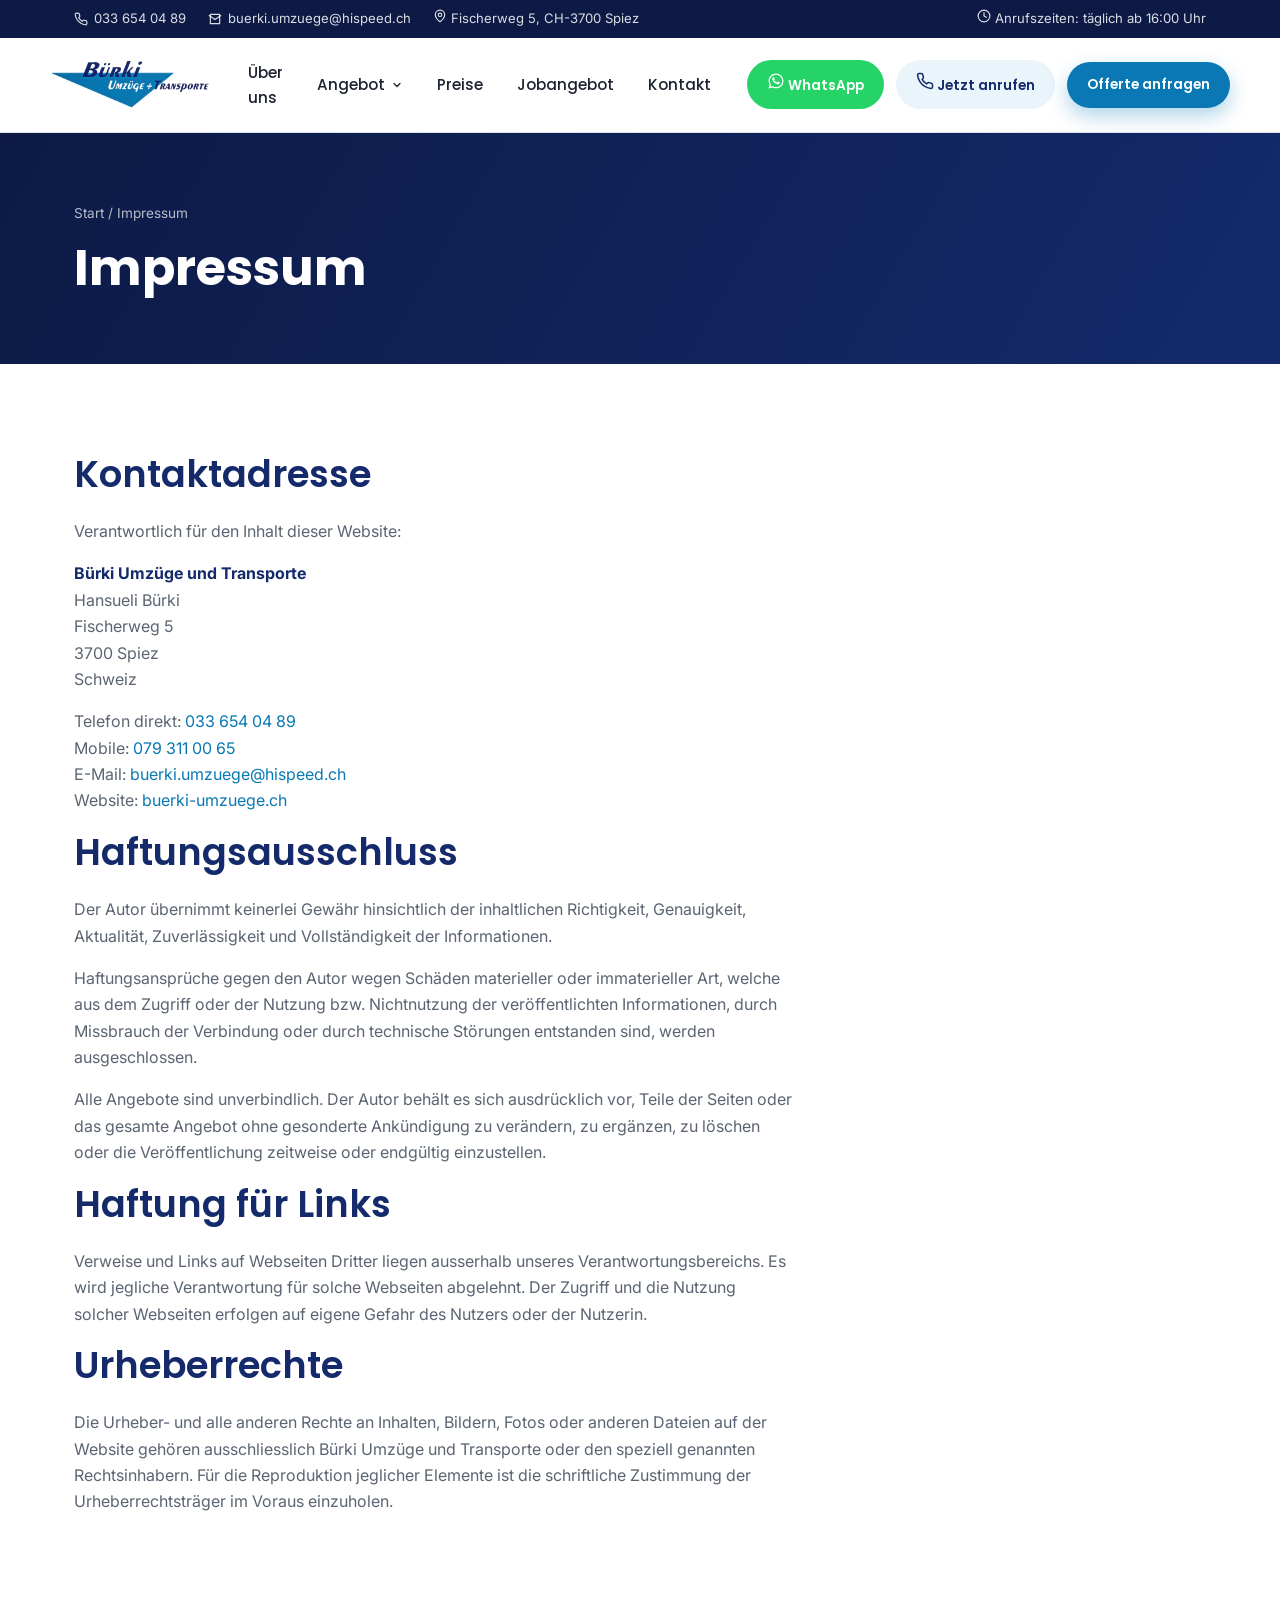
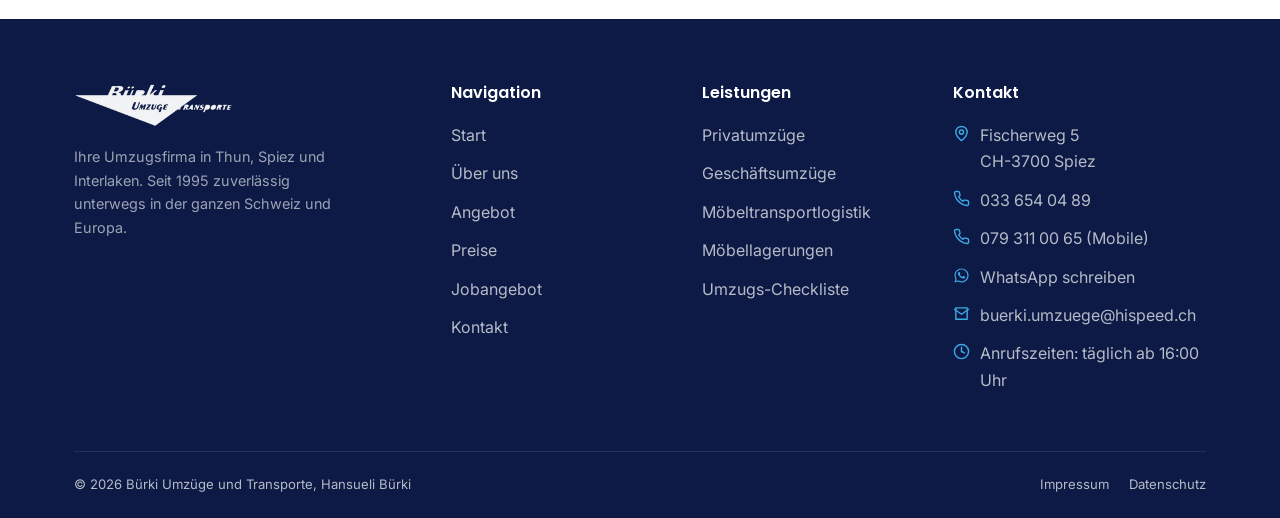
<file: impressum.html>
<!doctype html>
<html lang="de">
<head>
<meta charset="UTF-8">
<meta name="viewport" content="width=device-width, initial-scale=1.0">
<title>Impressum | Bürki Umzüge und Transporte</title>
<meta name="description" content="Impressum von Bürki Umzüge und Transporte, Fischerweg 5, CH-3700 Spiez.">
<link rel="icon" href="assets/img/logo.png">
<link rel="preconnect" href="https://fonts.googleapis.com">
<link href="https://fonts.googleapis.com/css2?family=Inter:wght@400;500;600;700&family=Poppins:wght@500;600;700&display=swap" rel="stylesheet">
<link rel="stylesheet" href="assets/css/style.css">
</head>
<body data-active="">

<div id="site-header"></div>

<section class="page-hero">
  <div class="container">
    <div class="breadcrumb"><a href="index.html">Start</a> / Impressum</div>
    <h1>Impressum</h1>
  </div>
</section>

<section>
  <div class="container">
    <div style="max-width:720px;">
      <h2>Kontaktadresse</h2>
      <p>Verantwortlich für den Inhalt dieser Website:</p>
      <p>
        <strong style="color:var(--navy);">Bürki Umzüge und Transporte</strong><br>
        Hansueli Bürki<br>
        Fischerweg 5<br>
        3700 Spiez<br>
        Schweiz
      </p>
      <p>
        Telefon direkt: <a href="tel:+41336540489" style="color:var(--blue);">033 654 04 89</a><br>
        Mobile: <a href="tel:+41793110065" style="color:var(--blue);">079 311 00 65</a><br>
        E-Mail: <a href="mailto:buerki.umzuege@hispeed.ch" style="color:var(--blue);">buerki.umzuege@hispeed.ch</a><br>
        Website: <a href="index.html" style="color:var(--blue);">buerki-umzuege.ch</a>
      </p>

      <h2>Haftungsausschluss</h2>
      <p>Der Autor übernimmt keinerlei Gewähr hinsichtlich der inhaltlichen Richtigkeit, Genauigkeit, Aktualität, Zuverlässigkeit und Vollständigkeit der Informationen.</p>
      <p>Haftungsansprüche gegen den Autor wegen Schäden materieller oder immaterieller Art, welche aus dem Zugriff oder der Nutzung bzw. Nichtnutzung der veröffentlichten Informationen, durch Missbrauch der Verbindung oder durch technische Störungen entstanden sind, werden ausgeschlossen.</p>
      <p>Alle Angebote sind unverbindlich. Der Autor behält es sich ausdrücklich vor, Teile der Seiten oder das gesamte Angebot ohne gesonderte Ankündigung zu verändern, zu ergänzen, zu löschen oder die Veröffentlichung zeitweise oder endgültig einzustellen.</p>

      <h2>Haftung für Links</h2>
      <p>Verweise und Links auf Webseiten Dritter liegen ausserhalb unseres Verantwortungsbereichs. Es wird jegliche Verantwortung für solche Webseiten abgelehnt. Der Zugriff und die Nutzung solcher Webseiten erfolgen auf eigene Gefahr des Nutzers oder der Nutzerin.</p>

      <h2>Urheberrechte</h2>
      <p>Die Urheber- und alle anderen Rechte an Inhalten, Bildern, Fotos oder anderen Dateien auf der Website gehören ausschliesslich Bürki Umzüge und Transporte oder den speziell genannten Rechtsinhabern. Für die Reproduktion jeglicher Elemente ist die schriftliche Zustimmung der Urheberrechtsträger im Voraus einzuholen.</p>
    </div>
  </div>
</section>

<div id="site-footer"></div>
<script src="assets/js/main.js"></script>
</body>
</html>
</file>
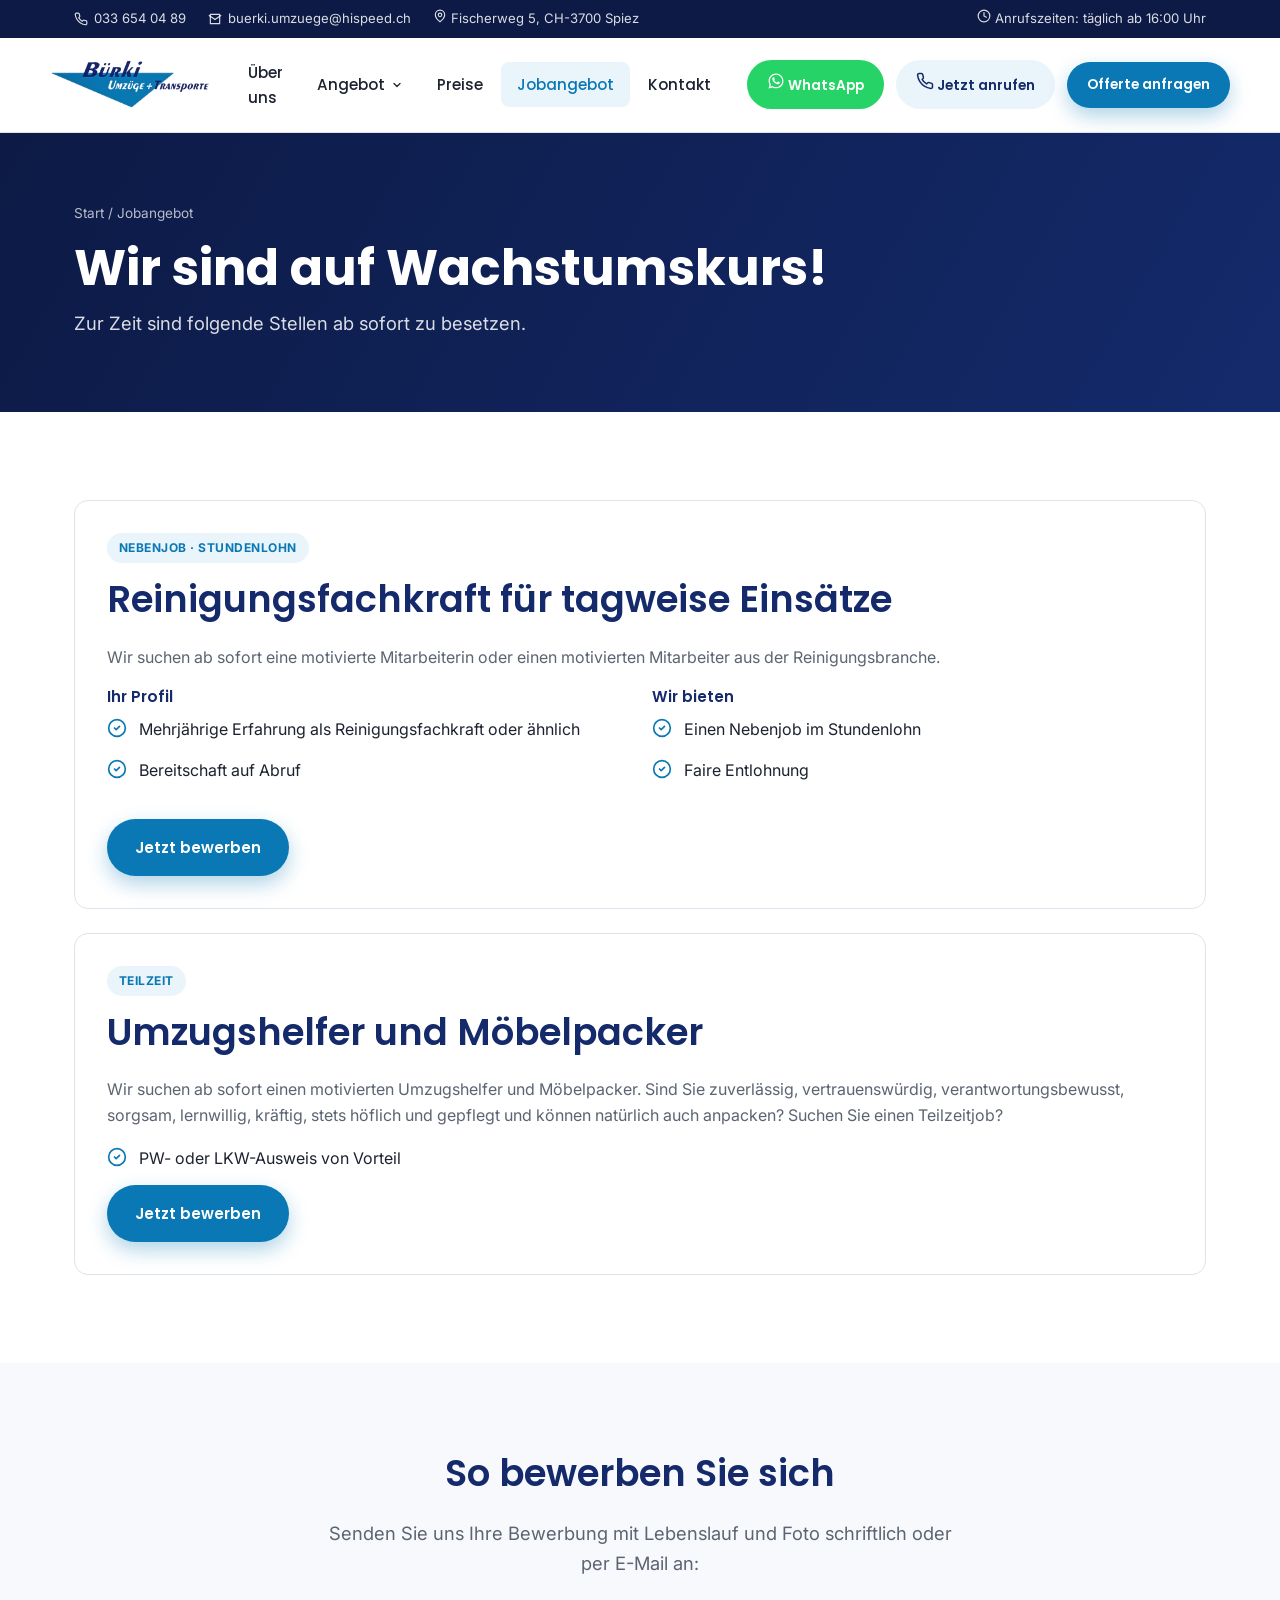
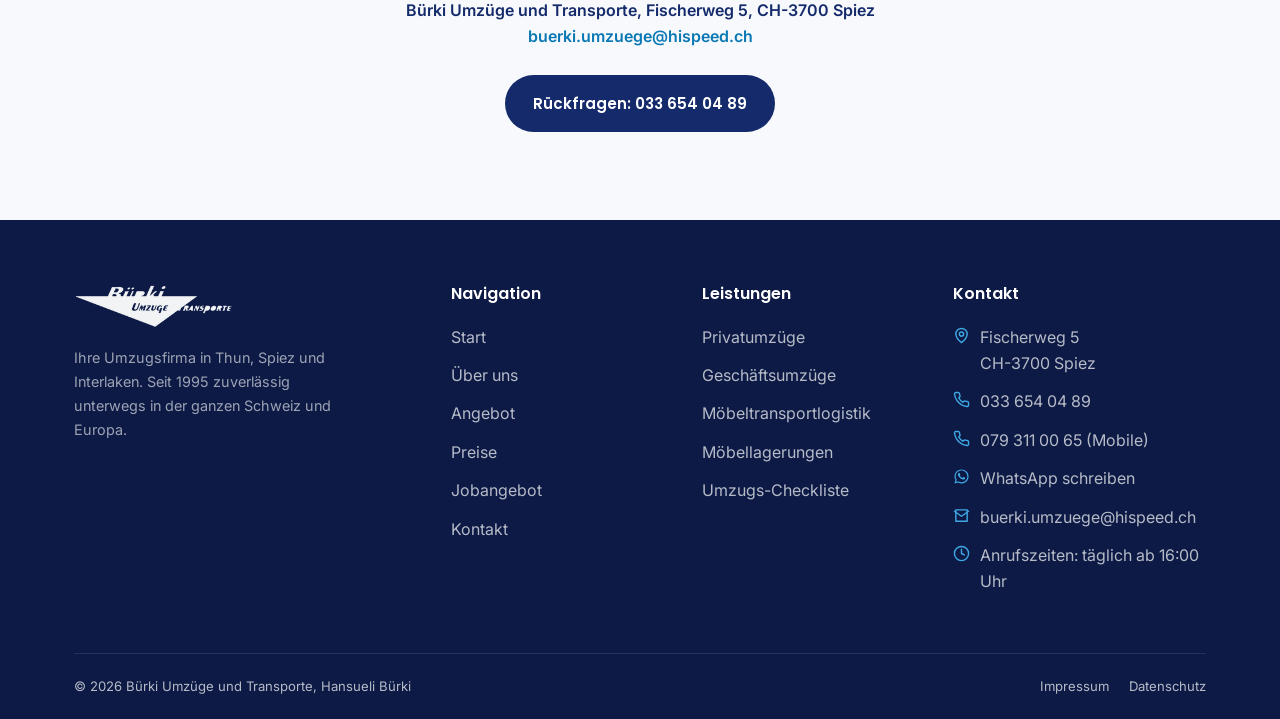
<file: jobangebot.html>
<!doctype html>
<html lang="de">
<head>
<meta charset="UTF-8">
<meta name="viewport" content="width=device-width, initial-scale=1.0">
<title>Jobangebot | Bürki Umzüge und Transporte</title>
<meta name="description" content="Wir sind auf Wachstumskurs! Offene Stellen bei Bürki Umzüge und Transporte: Reinigungsfachkraft und Umzugshelfer/Möbelpacker.">
<link rel="icon" href="assets/img/logo.png">
<link rel="preconnect" href="https://fonts.googleapis.com">
<link href="https://fonts.googleapis.com/css2?family=Inter:wght@400;500;600;700&family=Poppins:wght@500;600;700&display=swap" rel="stylesheet">
<link rel="stylesheet" href="assets/css/style.css">
</head>
<body data-active="jobangebot">

<div id="site-header"></div>

<section class="page-hero">
  <div class="container">
    <div class="breadcrumb"><a href="index.html">Start</a> / Jobangebot</div>
    <h1>Wir sind auf Wachstumskurs!</h1>
    <p class="lead">Zur Zeit sind folgende Stellen ab sofort zu besetzen.</p>
  </div>
</section>

<section>
  <div class="container">

    <div class="job-card">
      <span class="badge">Nebenjob · Stundenlohn</span>
      <h2 class="mt-0">Reinigungsfachkraft für tagweise Einsätze</h2>
      <p>Wir suchen ab sofort eine motivierte Mitarbeiterin oder einen motivierten Mitarbeiter aus der Reinigungsbranche.</p>
      <div class="job-cols">
        <div>
          <h4>Ihr Profil</h4>
          <ul class="feature-list">
            <li><svg viewBox="0 0 24 24" fill="none" stroke="currentColor" stroke-width="2" stroke-linecap="round" stroke-linejoin="round"><path d="m9 12 2 2 4-4"/><circle cx="12" cy="12" r="10"/></svg><span>Mehrjährige Erfahrung als Reinigungsfachkraft oder ähnlich</span></li>
            <li><svg viewBox="0 0 24 24" fill="none" stroke="currentColor" stroke-width="2" stroke-linecap="round" stroke-linejoin="round"><path d="m9 12 2 2 4-4"/><circle cx="12" cy="12" r="10"/></svg><span>Bereitschaft auf Abruf</span></li>
          </ul>
        </div>
        <div>
          <h4>Wir bieten</h4>
          <ul class="feature-list">
            <li><svg viewBox="0 0 24 24" fill="none" stroke="currentColor" stroke-width="2" stroke-linecap="round" stroke-linejoin="round"><path d="m9 12 2 2 4-4"/><circle cx="12" cy="12" r="10"/></svg><span>Einen Nebenjob im Stundenlohn</span></li>
            <li><svg viewBox="0 0 24 24" fill="none" stroke="currentColor" stroke-width="2" stroke-linecap="round" stroke-linejoin="round"><path d="m9 12 2 2 4-4"/><circle cx="12" cy="12" r="10"/></svg><span>Faire Entlohnung</span></li>
          </ul>
        </div>
      </div>
      <a href="mailto:buerki.umzuege@hispeed.ch?subject=Bewerbung%20Reinigungsfachkraft" class="btn btn-primary">Jetzt bewerben</a>
    </div>

    <div class="job-card" style="margin-bottom:0;">
      <span class="badge">Teilzeit</span>
      <h2 class="mt-0">Umzugshelfer und Möbelpacker</h2>
      <p>Wir suchen ab sofort einen motivierten Umzugshelfer und Möbelpacker. Sind Sie zuverlässig, vertrauenswürdig, verantwortungsbewusst, sorgsam, lernwillig, kräftig, stets höflich und gepflegt und können natürlich auch anpacken? Suchen Sie einen Teilzeitjob?</p>
      <ul class="feature-list">
        <li><svg viewBox="0 0 24 24" fill="none" stroke="currentColor" stroke-width="2" stroke-linecap="round" stroke-linejoin="round"><path d="m9 12 2 2 4-4"/><circle cx="12" cy="12" r="10"/></svg><span>PW- oder LKW-Ausweis von Vorteil</span></li>
      </ul>
      <a href="mailto:buerki.umzuege@hispeed.ch?subject=Bewerbung%20Umzugshelfer%20und%20M%C3%B6belpacker" class="btn btn-primary">Jetzt bewerben</a>
    </div>

  </div>
</section>

<section class="bg-light">
  <div class="container">
    <div class="text-center max-w" style="max-width:640px;">
      <h2>So bewerben Sie sich</h2>
      <p class="lead">Senden Sie uns Ihre Bewerbung mit Lebenslauf und Foto schriftlich oder per E-Mail an:</p>
      <p style="font-weight:600; color:var(--navy);">Bürki Umzüge und Transporte, Fischerweg 5, CH-3700 Spiez<br>
      <a href="mailto:buerki.umzuege@hispeed.ch" style="color:var(--blue);">buerki.umzuege@hispeed.ch</a></p>
      <a href="tel:+41336540489" class="btn btn-navy" style="margin-top:10px;">Rückfragen: 033 654 04 89</a>
    </div>
  </div>
</section>

<div id="site-footer"></div>
<script src="assets/js/main.js"></script>
</body>
</html>
</file>
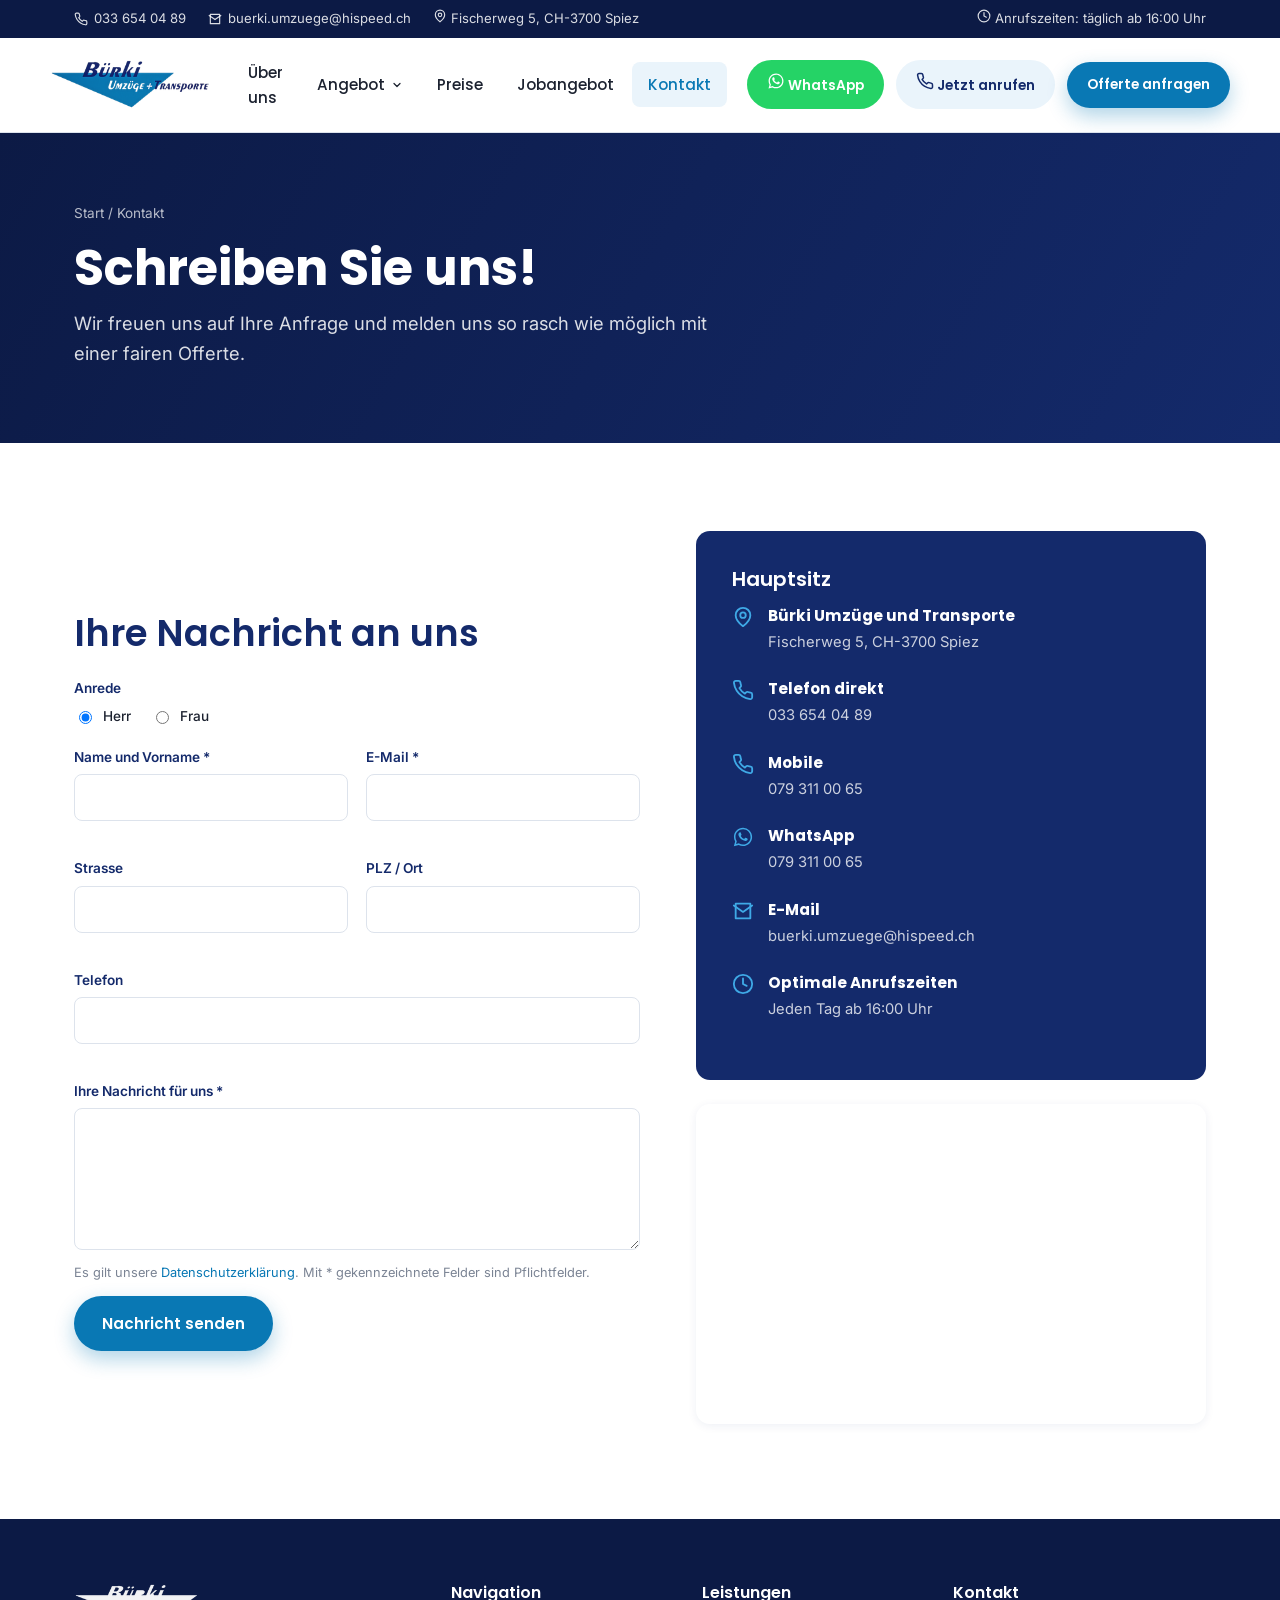
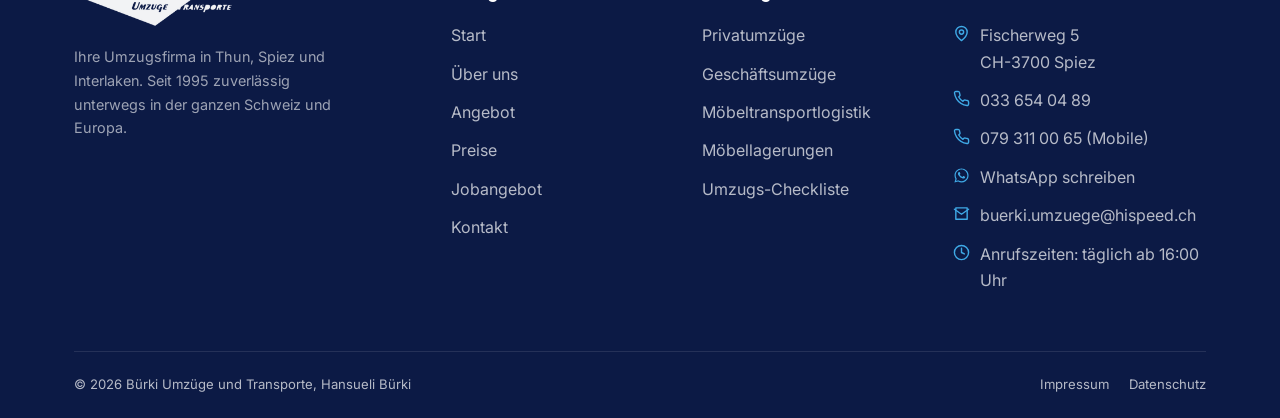
<file: kontakt.html>
<!doctype html>
<html lang="de">
<head>
<meta charset="UTF-8">
<meta name="viewport" content="width=device-width, initial-scale=1.0">
<title>Kontakt | Bürki Umzüge und Transporte</title>
<meta name="description" content="Kontaktieren Sie Bürki Umzüge und Transporte in Spiez. Telefon 033 654 04 89, E-Mail buerki.umzuege@hispeed.ch. Optimale Anrufszeiten täglich ab 16:00 Uhr.">
<link rel="icon" href="assets/img/logo.png">
<link rel="preconnect" href="https://fonts.googleapis.com">
<link href="https://fonts.googleapis.com/css2?family=Inter:wght@400;500;600;700&family=Poppins:wght@500;600;700&display=swap" rel="stylesheet">
<link rel="stylesheet" href="assets/css/style.css">
</head>
<body data-active="kontakt">

<div id="site-header"></div>

<section class="page-hero">
  <div class="container">
    <div class="breadcrumb"><a href="index.html">Start</a> / Kontakt</div>
    <h1>Schreiben Sie uns!</h1>
    <p class="lead">Wir freuen uns auf Ihre Anfrage und melden uns so rasch wie möglich mit einer fairen Offerte.</p>
  </div>
</section>

<section>
  <div class="container">
    <div class="split">

      <div>
        <h2>Ihre Nachricht an uns</h2>
        <form action="https://formsubmit.co/buerki.umzuege@hispeed.ch" method="POST">
          <input type="hidden" name="_subject" value="Neue Anfrage über die Website">
          <input type="hidden" name="_template" value="table">
          <input type="hidden" name="_captcha" value="true">

          <div class="form-field">
            <label>Anrede</label>
            <div class="radio-row">
              <label><input type="radio" name="anrede" value="Herr" checked> Herr</label>
              <label><input type="radio" name="anrede" value="Frau"> Frau</label>
            </div>
          </div>

          <div class="form-grid">
            <div class="form-field">
              <label for="name">Name und Vorname *</label>
              <input type="text" id="name" name="Name und Vorname" required>
            </div>
            <div class="form-field">
              <label for="email">E-Mail *</label>
              <input type="email" id="email" name="E-Mail" required>
            </div>
            <div class="form-field">
              <label for="strasse">Strasse</label>
              <input type="text" id="strasse" name="Strasse">
            </div>
            <div class="form-field">
              <label for="plzort">PLZ / Ort</label>
              <input type="text" id="plzort" name="PLZ Ort">
            </div>
            <div class="form-field full">
              <label for="telefon">Telefon</label>
              <input type="tel" id="telefon" name="Telefon">
            </div>
            <div class="form-field full">
              <label for="nachricht">Ihre Nachricht für uns *</label>
              <textarea id="nachricht" name="Nachricht" rows="6" required></textarea>
            </div>
          </div>

          <p class="form-note">Es gilt unsere <a href="datenschutz.html" style="color:var(--blue);">Datenschutzerklärung</a>. Mit * gekennzeichnete Felder sind Pflichtfelder.</p>
          <button type="submit" class="btn btn-primary">Nachricht senden</button>
        </form>
      </div>

      <div>
        <div class="info-card">
          <h3>Hauptsitz</h3>
          <div class="info-row">
            <svg viewBox="0 0 24 24" fill="none" stroke="currentColor" stroke-width="2" stroke-linecap="round" stroke-linejoin="round"><path d="M20 10c0 6-8 12-8 12s-8-6-8-12a8 8 0 0 1 16 0Z"/><circle cx="12" cy="10" r="3"/></svg>
            <div><strong>Bürki Umzüge und Transporte</strong><span>Fischerweg 5, CH-3700 Spiez</span></div>
          </div>
          <div class="info-row">
            <svg viewBox="0 0 24 24" fill="none" stroke="currentColor" stroke-width="2" stroke-linecap="round" stroke-linejoin="round"><path d="M22 16.92v3a2 2 0 0 1-2.18 2 19.79 19.79 0 0 1-8.63-3.07 19.5 19.5 0 0 1-6-6 19.79 19.79 0 0 1-3.07-8.67A2 2 0 0 1 4.11 2h3a2 2 0 0 1 2 1.72c.127.96.361 1.903.7 2.81a2 2 0 0 1-.45 2.11L8.09 9.91a16 16 0 0 0 6 6l1.27-1.27a2 2 0 0 1 2.11-.45c.907.339 1.85.573 2.81.7A2 2 0 0 1 22 16.92z"/></svg>
            <div><strong>Telefon direkt</strong><a href="tel:+41336540489">033 654 04 89</a></div>
          </div>
          <div class="info-row">
            <svg viewBox="0 0 24 24" fill="none" stroke="currentColor" stroke-width="2" stroke-linecap="round" stroke-linejoin="round"><path d="M22 16.92v3a2 2 0 0 1-2.18 2 19.79 19.79 0 0 1-8.63-3.07 19.5 19.5 0 0 1-6-6 19.79 19.79 0 0 1-3.07-8.67A2 2 0 0 1 4.11 2h3a2 2 0 0 1 2 1.72c.127.96.361 1.903.7 2.81a2 2 0 0 1-.45 2.11L8.09 9.91a16 16 0 0 0 6 6l1.27-1.27a2 2 0 0 1 2.11-.45c.907.339 1.85.573 2.81.7A2 2 0 0 1 22 16.92z"/></svg>
            <div><strong>Mobile</strong><a href="tel:+41793110065">079 311 00 65</a></div>
          </div>
          <div class="info-row">
            <svg viewBox="0 0 24 24" fill="currentColor"><path d="M12.04 2c-5.46 0-9.91 4.45-9.91 9.91 0 1.75.46 3.45 1.32 4.95L2 22l5.25-1.38c1.45.79 3.08 1.21 4.79 1.21 5.46 0 9.91-4.45 9.91-9.91 0-2.65-1.03-5.14-2.9-7.01A9.82 9.82 0 0 0 12.04 2m0 1.67c2.2 0 4.26.86 5.82 2.42a8.225 8.225 0 0 1 2.41 5.82c0 4.54-3.7 8.23-8.24 8.23-1.48 0-2.93-.39-4.19-1.15l-.3-.17-3.12.82.83-3.04-.19-.31a8.19 8.19 0 0 1-1.26-4.38c.01-4.54 3.7-8.24 8.24-8.24M8.53 6.98c-.16 0-.43.06-.66.31s-.87.86-.87 2.07.89 2.4 1.01 2.56c.12.17 1.75 2.67 4.26 3.73.59.26 1.06.41 1.42.52.6.19 1.14.16 1.57.1.48-.07 1.46-.6 1.67-1.18.21-.58.21-1.07.14-1.18-.06-.11-.23-.17-.48-.29-.25-.13-1.47-.72-1.7-.81-.23-.08-.39-.13-.56.13-.17.25-.64.81-.78.97-.14.17-.29.19-.54.06-.25-.13-1.05-.39-2-1.23-.74-.66-1.24-1.47-1.39-1.72-.14-.25-.02-.38.11-.51.11-.11.25-.29.37-.43.12-.14.16-.25.25-.41.08-.17.04-.31-.02-.44-.06-.13-.56-1.36-.78-1.86-.2-.48-.4-.42-.56-.43-.14-.01-.31-.01-.47-.01Z"/></svg>
            <div><strong>WhatsApp</strong><a href="https://wa.me/41793110065?text=Gr%C3%BCezi%2C%20ich%20interessiere%20mich%20f%C3%BCr%20einen%20Umzug." target="_blank" rel="noopener">079 311 00 65</a></div>
          </div>
          <div class="info-row">
            <svg viewBox="0 0 24 24" fill="none" stroke="currentColor" stroke-width="2" stroke-linecap="round" stroke-linejoin="round"><path d="M4 4h16v16H4z"/><path d="m22 6-10 7L2 6"/></svg>
            <div><strong>E-Mail</strong><a href="mailto:buerki.umzuege@hispeed.ch">buerki.umzuege@hispeed.ch</a></div>
          </div>
          <div class="info-row">
            <svg viewBox="0 0 24 24" fill="none" stroke="currentColor" stroke-width="2" stroke-linecap="round" stroke-linejoin="round"><circle cx="12" cy="12" r="10"/><path d="M12 6v6l4 2"/></svg>
            <div><strong>Optimale Anrufszeiten</strong><span>Jeden Tag ab 16:00 Uhr</span></div>
          </div>
        </div>

        <iframe class="map-frame" style="margin-top:24px;" loading="lazy" allowfullscreen
          src="https://www.google.com/maps?q=Fischerweg+5,+3700+Spiez,+Schweiz&output=embed">
        </iframe>
      </div>

    </div>
  </div>
</section>

<div id="site-footer"></div>
<script src="assets/js/main.js"></script>
</body>
</html>
</file>
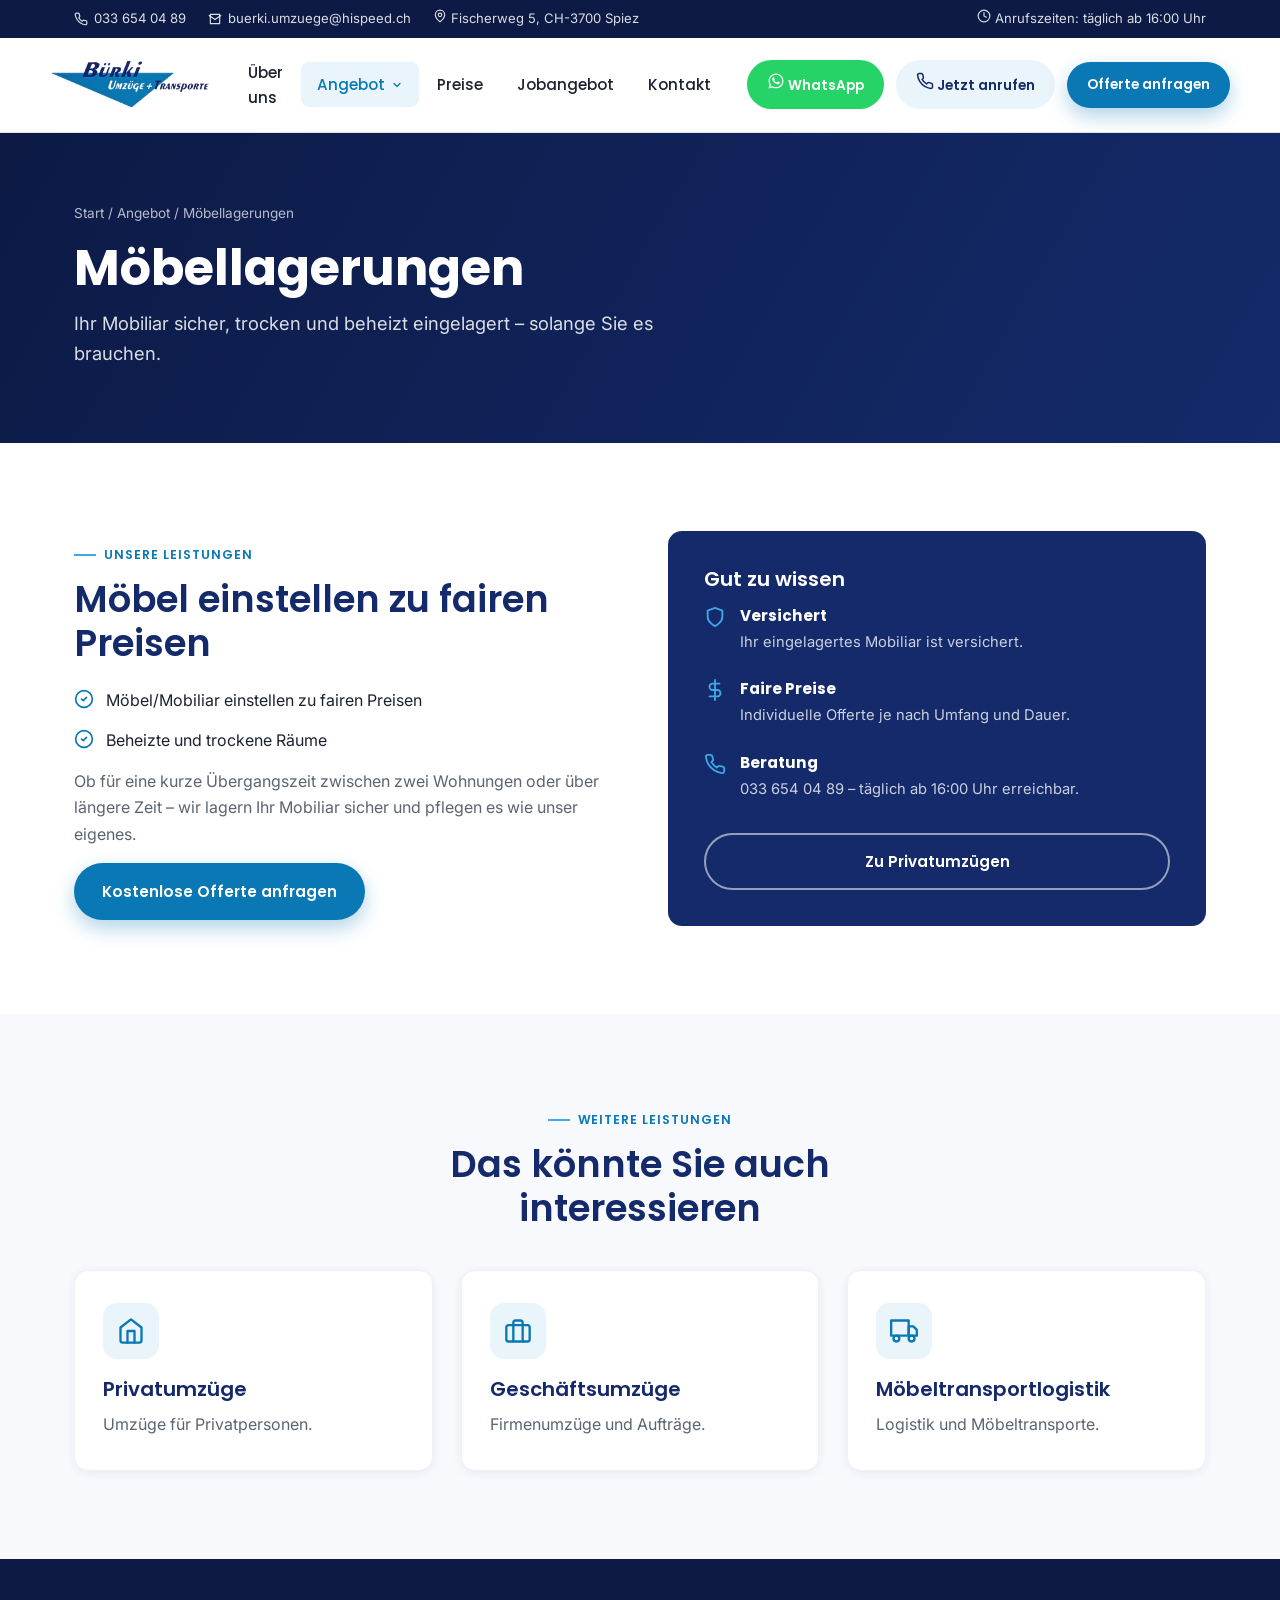
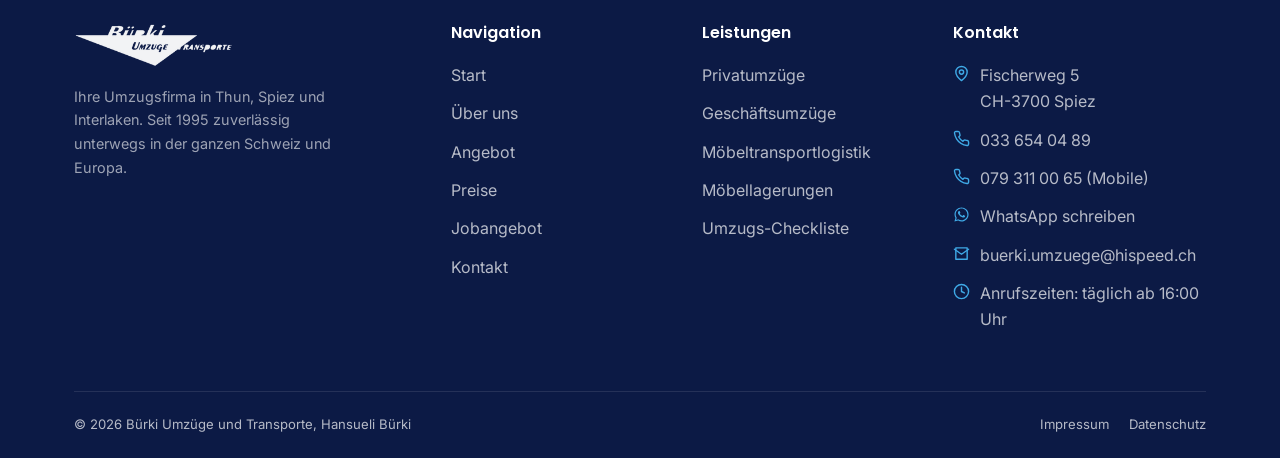
<file: moebellagerungen.html>
<!doctype html>
<html lang="de">
<head>
<meta charset="UTF-8">
<meta name="viewport" content="width=device-width, initial-scale=1.0">
<title>Möbellagerungen | Bürki Umzüge und Transporte</title>
<meta name="description" content="Möbel und Mobiliar einstellen zu fairen Preisen – in beheizten und trockenen Räumen bei Bürki Umzüge und Transporte in Spiez.">
<link rel="icon" href="assets/img/logo.png">
<link rel="preconnect" href="https://fonts.googleapis.com">
<link href="https://fonts.googleapis.com/css2?family=Inter:wght@400;500;600;700&family=Poppins:wght@500;600;700&display=swap" rel="stylesheet">
<link rel="stylesheet" href="assets/css/style.css">
</head>
<body data-active="angebot">

<div id="site-header"></div>

<section class="page-hero">
  <div class="container">
    <div class="breadcrumb"><a href="index.html">Start</a> / <a href="angebot.html">Angebot</a> / Möbellagerungen</div>
    <h1>Möbellagerungen</h1>
    <p class="lead">Ihr Mobiliar sicher, trocken und beheizt eingelagert – solange Sie es brauchen.</p>
  </div>
</section>

<section>
  <div class="container">
    <div class="split">
      <div>
        <span class="eyebrow">Unsere Leistungen</span>
        <h2>Möbel einstellen zu fairen Preisen</h2>
        <ul class="feature-list">
          <li><svg viewBox="0 0 24 24" fill="none" stroke="currentColor" stroke-width="2" stroke-linecap="round" stroke-linejoin="round"><path d="m9 12 2 2 4-4"/><circle cx="12" cy="12" r="10"/></svg><span>Möbel/Mobiliar einstellen zu fairen Preisen</span></li>
          <li><svg viewBox="0 0 24 24" fill="none" stroke="currentColor" stroke-width="2" stroke-linecap="round" stroke-linejoin="round"><path d="m9 12 2 2 4-4"/><circle cx="12" cy="12" r="10"/></svg><span>Beheizte und trockene Räume</span></li>
        </ul>
        <p>Ob für eine kurze Übergangszeit zwischen zwei Wohnungen oder über längere Zeit – wir lagern Ihr Mobiliar sicher und pflegen es wie unser eigenes.</p>
        <div style="margin-top:12px;">
          <a href="kontakt.html" class="btn btn-primary">Kostenlose Offerte anfragen</a>
        </div>
      </div>
      <div class="info-card">
        <h3>Gut zu wissen</h3>
        <div class="info-row">
          <svg viewBox="0 0 24 24" fill="none" stroke="currentColor" stroke-width="2" stroke-linecap="round" stroke-linejoin="round"><path d="M12 22s8-4 8-10V5l-8-3-8 3v7c0 6 8 10 8 10Z"/></svg>
          <div><strong>Versichert</strong><span>Ihr eingelagertes Mobiliar ist versichert.</span></div>
        </div>
        <div class="info-row">
          <svg viewBox="0 0 24 24" fill="none" stroke="currentColor" stroke-width="2" stroke-linecap="round" stroke-linejoin="round"><line x1="12" y1="1" x2="12" y2="23"/><path d="M17 5H9.5a3.5 3.5 0 0 0 0 7h5a3.5 3.5 0 0 1 0 7H6"/></svg>
          <div><strong>Faire Preise</strong><span>Individuelle Offerte je nach Umfang und Dauer.</span></div>
        </div>
        <div class="info-row">
          <svg viewBox="0 0 24 24" fill="none" stroke="currentColor" stroke-width="2" stroke-linecap="round" stroke-linejoin="round"><path d="M22 16.92v3a2 2 0 0 1-2.18 2 19.79 19.79 0 0 1-8.63-3.07 19.5 19.5 0 0 1-6-6 19.79 19.79 0 0 1-3.07-8.67A2 2 0 0 1 4.11 2h3a2 2 0 0 1 2 1.72c.127.96.361 1.903.7 2.81a2 2 0 0 1-.45 2.11L8.09 9.91a16 16 0 0 0 6 6l1.27-1.27a2 2 0 0 1 2.11-.45c.907.339 1.85.573 2.81.7A2 2 0 0 1 22 16.92z"/></svg>
          <div><strong>Beratung</strong><span>033 654 04 89 – täglich ab 16:00 Uhr erreichbar.</span></div>
        </div>
        <a href="privatumzuege.html" class="btn btn-outline btn-block" style="margin-top:10px;">Zu Privatumzügen</a>
      </div>
    </div>
  </div>
</section>

<section class="bg-light">
  <div class="container">
    <div class="text-center max-w" style="max-width:600px;">
      <span class="eyebrow" style="justify-content:center;">Weitere Leistungen</span>
      <h2>Das könnte Sie auch interessieren</h2>
    </div>
    <div class="grid grid-3" style="margin-top:40px;">
      <a href="privatumzuege.html" class="card hover">
        <div class="icon"><svg viewBox="0 0 24 24" fill="none" stroke="currentColor" stroke-width="2" stroke-linecap="round" stroke-linejoin="round"><path d="m3 9 9-7 9 7v11a2 2 0 0 1-2 2H5a2 2 0 0 1-2-2z"/><path d="M9 22V12h6v10"/></svg></div>
        <h3>Privatumzüge</h3>
        <p>Umzüge für Privatpersonen.</p>
      </a>
      <a href="geschaeftsumzuege.html" class="card hover">
        <div class="icon"><svg viewBox="0 0 24 24" fill="none" stroke="currentColor" stroke-width="2" stroke-linecap="round" stroke-linejoin="round"><rect x="2" y="7" width="20" height="14" rx="2"/><path d="M16 21V5a2 2 0 0 0-2-2h-4a2 2 0 0 0-2 2v16"/></svg></div>
        <h3>Geschäftsumzüge</h3>
        <p>Firmenumzüge und Aufträge.</p>
      </a>
      <a href="moebeltransportlogistik.html" class="card hover">
        <div class="icon"><svg viewBox="0 0 24 24" fill="none" stroke="currentColor" stroke-width="2" stroke-linecap="round" stroke-linejoin="round"><rect x="1" y="3" width="15" height="13"/><path d="M16 8h4l3 3v5h-7V8z"/><circle cx="5.5" cy="18.5" r="2.5"/><circle cx="18.5" cy="18.5" r="2.5"/></svg></div>
        <h3>Möbeltransportlogistik</h3>
        <p>Logistik und Möbeltransporte.</p>
      </a>
    </div>
  </div>
</section>

<div id="site-footer"></div>
<script src="assets/js/main.js"></script>
</body>
</html>
</file>
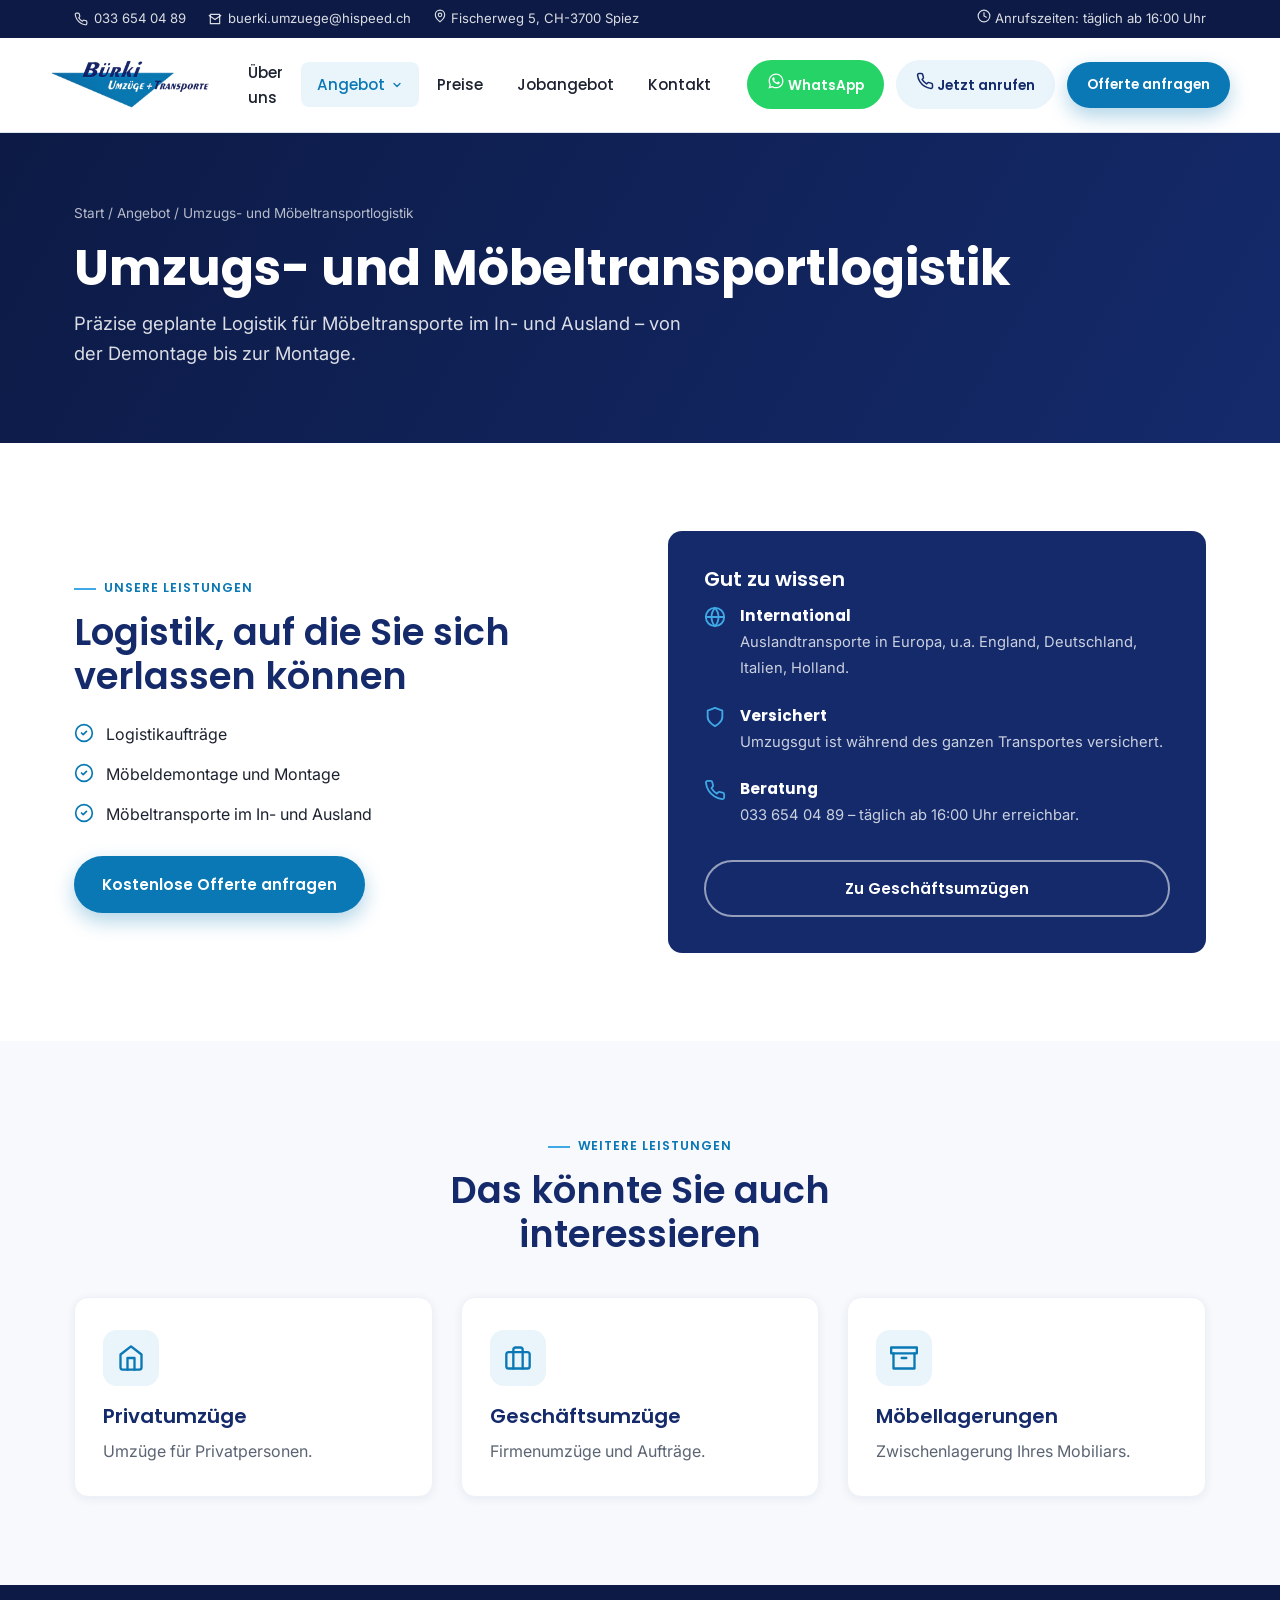
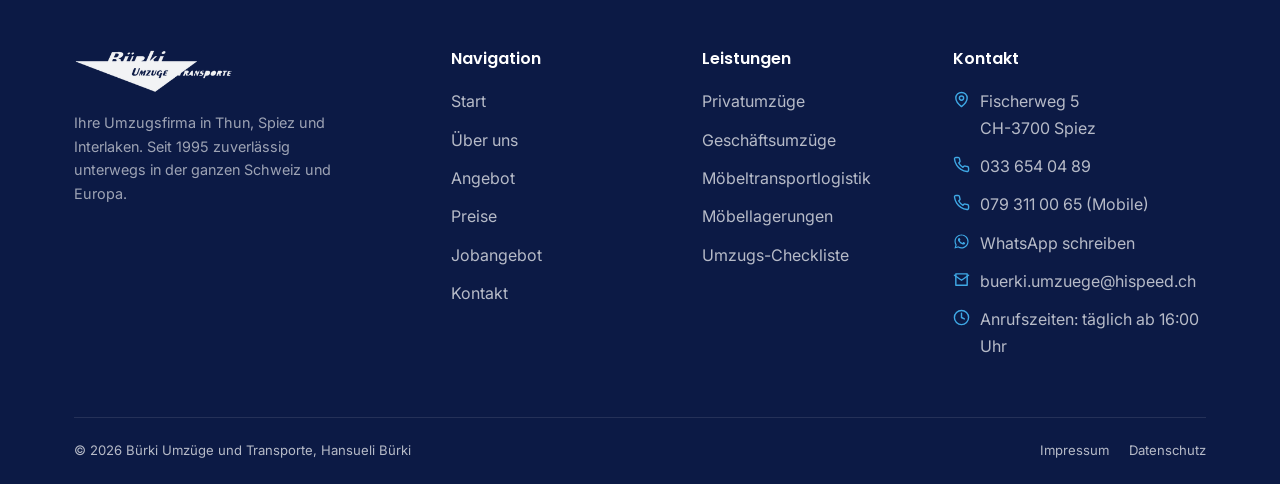
<file: moebeltransportlogistik.html>
<!doctype html>
<html lang="de">
<head>
<meta charset="UTF-8">
<meta name="viewport" content="width=device-width, initial-scale=1.0">
<title>Umzugs- und Möbeltransportlogistik | Bürki Umzüge und Transporte</title>
<meta name="description" content="Logistikaufträge, Möbeldemontage und -montage sowie Möbeltransporte im In- und Ausland – zuverlässig geplant und umgesetzt.">
<link rel="icon" href="assets/img/logo.png">
<link rel="preconnect" href="https://fonts.googleapis.com">
<link href="https://fonts.googleapis.com/css2?family=Inter:wght@400;500;600;700&family=Poppins:wght@500;600;700&display=swap" rel="stylesheet">
<link rel="stylesheet" href="assets/css/style.css">
</head>
<body data-active="angebot">

<div id="site-header"></div>

<section class="page-hero">
  <div class="container">
    <div class="breadcrumb"><a href="index.html">Start</a> / <a href="angebot.html">Angebot</a> / Umzugs- und Möbeltransportlogistik</div>
    <h1>Umzugs- und Möbeltransportlogistik</h1>
    <p class="lead">Präzise geplante Logistik für Möbeltransporte im In- und Ausland – von der Demontage bis zur Montage.</p>
  </div>
</section>

<section>
  <div class="container">
    <div class="split">
      <div>
        <span class="eyebrow">Unsere Leistungen</span>
        <h2>Logistik, auf die Sie sich verlassen können</h2>
        <ul class="feature-list">
          <li><svg viewBox="0 0 24 24" fill="none" stroke="currentColor" stroke-width="2" stroke-linecap="round" stroke-linejoin="round"><path d="m9 12 2 2 4-4"/><circle cx="12" cy="12" r="10"/></svg><span>Logistikaufträge</span></li>
          <li><svg viewBox="0 0 24 24" fill="none" stroke="currentColor" stroke-width="2" stroke-linecap="round" stroke-linejoin="round"><path d="m9 12 2 2 4-4"/><circle cx="12" cy="12" r="10"/></svg><span>Möbeldemontage und Montage</span></li>
          <li><svg viewBox="0 0 24 24" fill="none" stroke="currentColor" stroke-width="2" stroke-linecap="round" stroke-linejoin="round"><path d="m9 12 2 2 4-4"/><circle cx="12" cy="12" r="10"/></svg><span>Möbeltransporte im In- und Ausland</span></li>
        </ul>
        <div style="margin-top:28px;">
          <a href="kontakt.html" class="btn btn-primary">Kostenlose Offerte anfragen</a>
        </div>
      </div>
      <div class="info-card">
        <h3>Gut zu wissen</h3>
        <div class="info-row">
          <svg viewBox="0 0 24 24" fill="none" stroke="currentColor" stroke-width="2" stroke-linecap="round" stroke-linejoin="round"><circle cx="12" cy="12" r="10"/><path d="M2 12h20M12 2a15 15 0 0 1 0 20 15 15 0 0 1 0-20Z"/></svg>
          <div><strong>International</strong><span>Auslandtransporte in Europa, u.a. England, Deutschland, Italien, Holland.</span></div>
        </div>
        <div class="info-row">
          <svg viewBox="0 0 24 24" fill="none" stroke="currentColor" stroke-width="2" stroke-linecap="round" stroke-linejoin="round"><path d="M12 22s8-4 8-10V5l-8-3-8 3v7c0 6 8 10 8 10Z"/></svg>
          <div><strong>Versichert</strong><span>Umzugsgut ist während des ganzen Transportes versichert.</span></div>
        </div>
        <div class="info-row">
          <svg viewBox="0 0 24 24" fill="none" stroke="currentColor" stroke-width="2" stroke-linecap="round" stroke-linejoin="round"><path d="M22 16.92v3a2 2 0 0 1-2.18 2 19.79 19.79 0 0 1-8.63-3.07 19.5 19.5 0 0 1-6-6 19.79 19.79 0 0 1-3.07-8.67A2 2 0 0 1 4.11 2h3a2 2 0 0 1 2 1.72c.127.96.361 1.903.7 2.81a2 2 0 0 1-.45 2.11L8.09 9.91a16 16 0 0 0 6 6l1.27-1.27a2 2 0 0 1 2.11-.45c.907.339 1.85.573 2.81.7A2 2 0 0 1 22 16.92z"/></svg>
          <div><strong>Beratung</strong><span>033 654 04 89 – täglich ab 16:00 Uhr erreichbar.</span></div>
        </div>
        <a href="geschaeftsumzuege.html" class="btn btn-outline btn-block" style="margin-top:10px;">Zu Geschäftsumzügen</a>
      </div>
    </div>
  </div>
</section>

<section class="bg-light">
  <div class="container">
    <div class="text-center max-w" style="max-width:600px;">
      <span class="eyebrow" style="justify-content:center;">Weitere Leistungen</span>
      <h2>Das könnte Sie auch interessieren</h2>
    </div>
    <div class="grid grid-3" style="margin-top:40px;">
      <a href="privatumzuege.html" class="card hover">
        <div class="icon"><svg viewBox="0 0 24 24" fill="none" stroke="currentColor" stroke-width="2" stroke-linecap="round" stroke-linejoin="round"><path d="m3 9 9-7 9 7v11a2 2 0 0 1-2 2H5a2 2 0 0 1-2-2z"/><path d="M9 22V12h6v10"/></svg></div>
        <h3>Privatumzüge</h3>
        <p>Umzüge für Privatpersonen.</p>
      </a>
      <a href="geschaeftsumzuege.html" class="card hover">
        <div class="icon"><svg viewBox="0 0 24 24" fill="none" stroke="currentColor" stroke-width="2" stroke-linecap="round" stroke-linejoin="round"><rect x="2" y="7" width="20" height="14" rx="2"/><path d="M16 21V5a2 2 0 0 0-2-2h-4a2 2 0 0 0-2 2v16"/></svg></div>
        <h3>Geschäftsumzüge</h3>
        <p>Firmenumzüge und Aufträge.</p>
      </a>
      <a href="moebellagerungen.html" class="card hover">
        <div class="icon"><svg viewBox="0 0 24 24" fill="none" stroke="currentColor" stroke-width="2" stroke-linecap="round" stroke-linejoin="round"><path d="M21 8V21H3V8"/><path d="M1 3h22v5H1z"/><path d="M10 12h4"/></svg></div>
        <h3>Möbellagerungen</h3>
        <p>Zwischenlagerung Ihres Mobiliars.</p>
      </a>
    </div>
  </div>
</section>

<div id="site-footer"></div>
<script src="assets/js/main.js"></script>
</body>
</html>
</file>
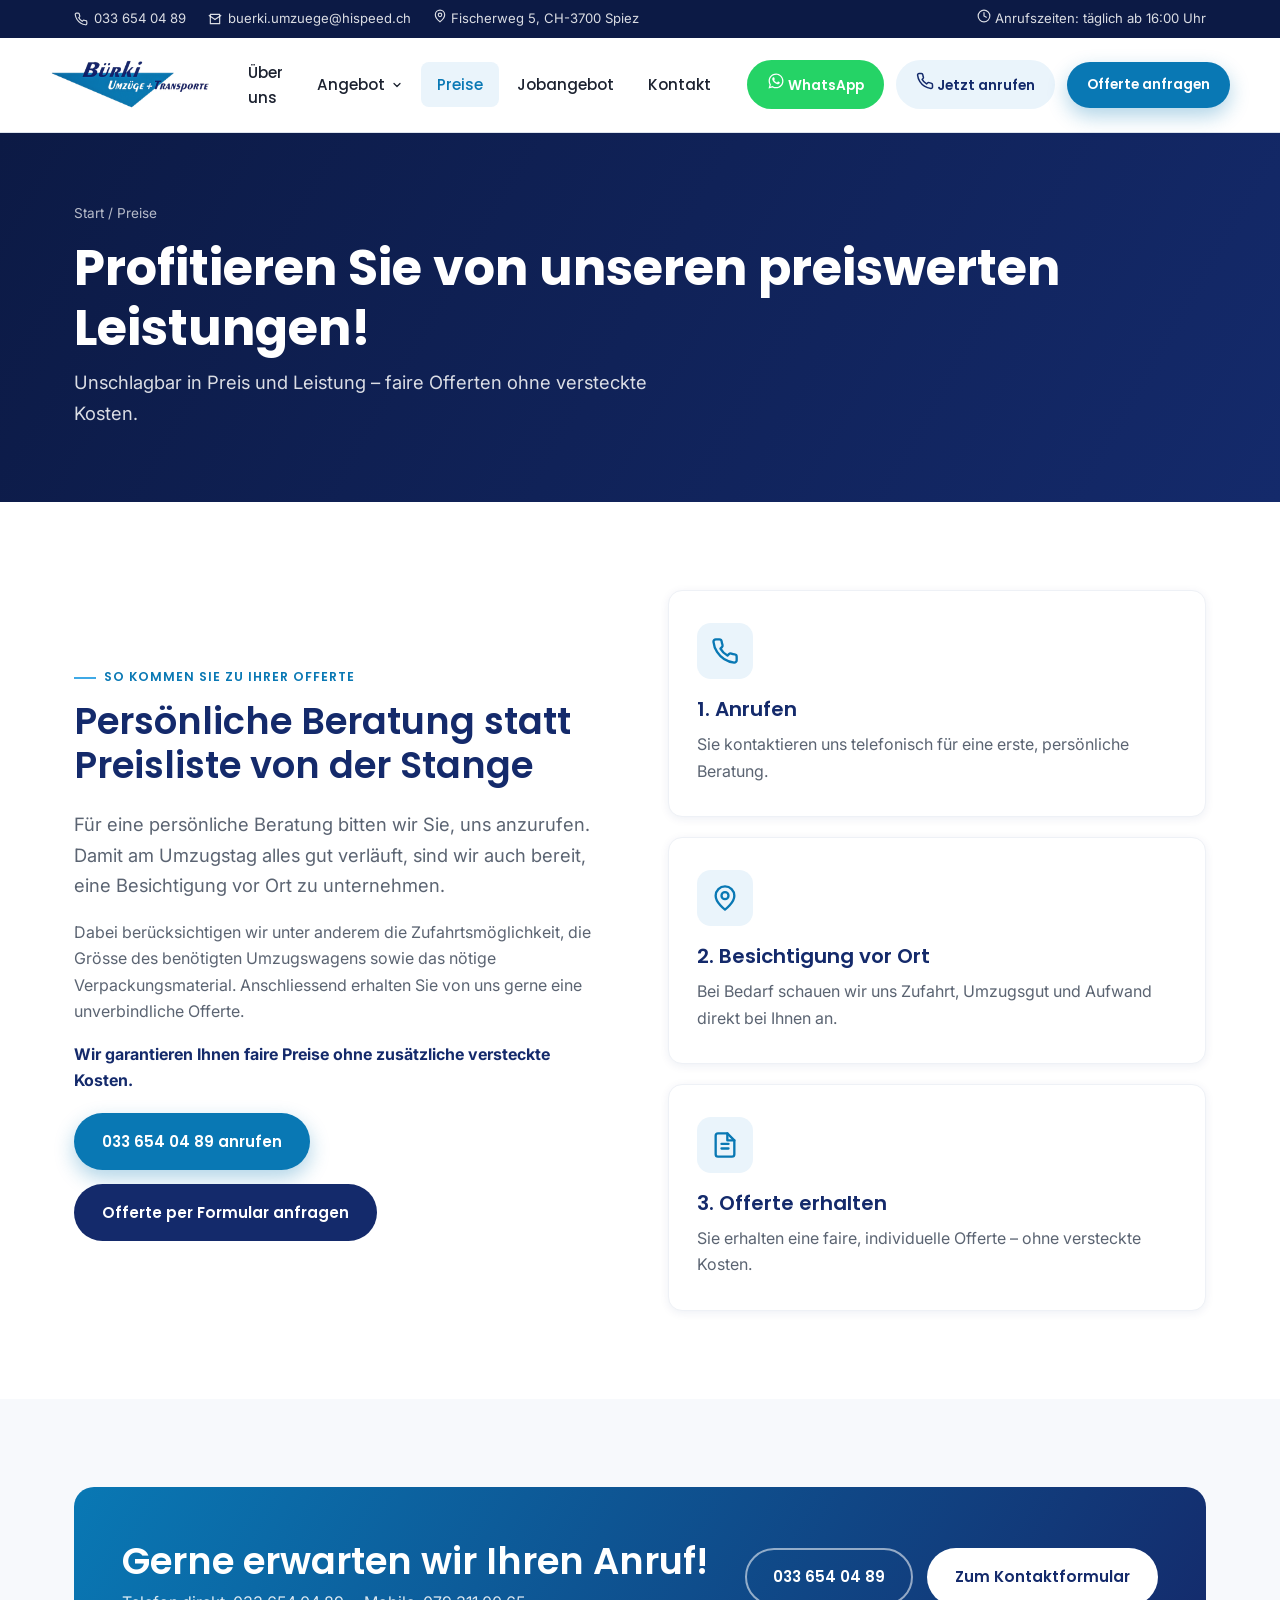
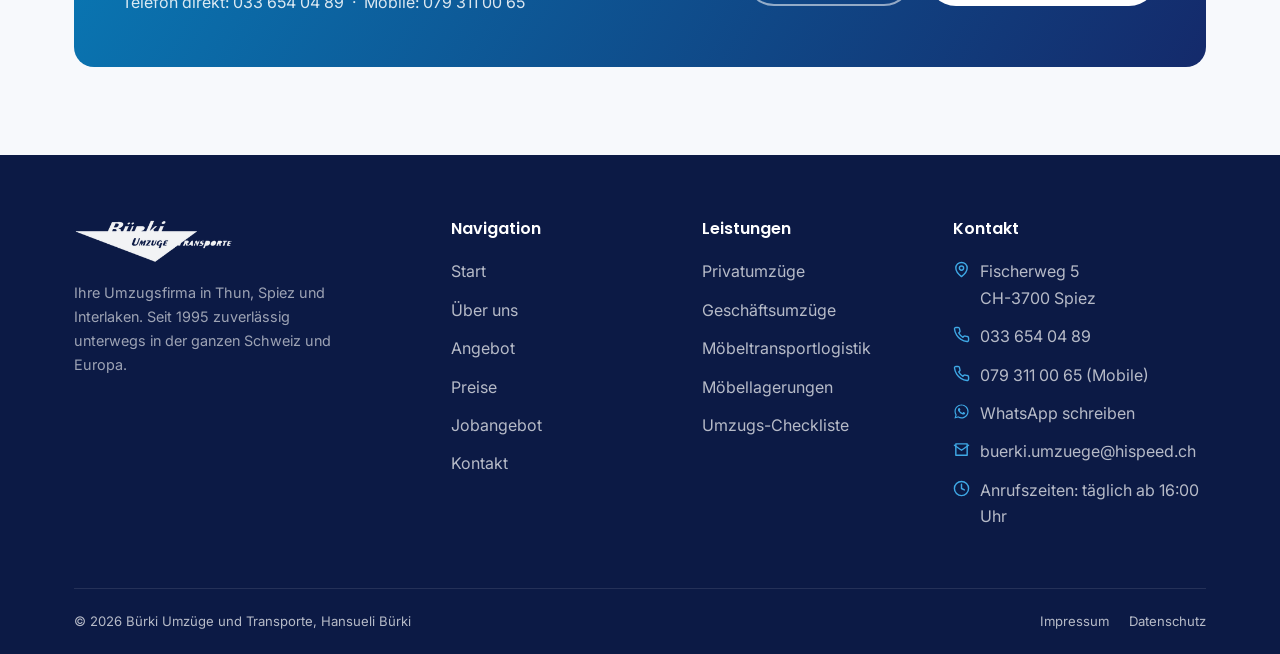
<file: preise.html>
<!doctype html>
<html lang="de">
<head>
<meta charset="UTF-8">
<meta name="viewport" content="width=device-width, initial-scale=1.0">
<title>Preise | Bürki Umzüge und Transporte</title>
<meta name="description" content="Faire Preise ohne versteckte Kosten. Persönliche Beratung, Besichtigung vor Ort und eine individuelle Offerte für Ihren Umzug.">
<link rel="icon" href="assets/img/logo.png">
<link rel="preconnect" href="https://fonts.googleapis.com">
<link href="https://fonts.googleapis.com/css2?family=Inter:wght@400;500;600;700&family=Poppins:wght@500;600;700&display=swap" rel="stylesheet">
<link rel="stylesheet" href="assets/css/style.css">
</head>
<body data-active="preise">

<div id="site-header"></div>

<section class="page-hero">
  <div class="container">
    <div class="breadcrumb"><a href="index.html">Start</a> / Preise</div>
    <h1>Profitieren Sie von unseren preiswerten Leistungen!</h1>
    <p class="lead">Unschlagbar in Preis und Leistung – faire Offerten ohne versteckte Kosten.</p>
  </div>
</section>

<section>
  <div class="container">
    <div class="split">
      <div>
        <span class="eyebrow">So kommen Sie zu Ihrer Offerte</span>
        <h2>Persönliche Beratung statt Preisliste von der Stange</h2>
        <p class="lead">Für eine persönliche Beratung bitten wir Sie, uns anzurufen. Damit am Umzugstag alles gut verläuft, sind wir auch bereit, eine Besichtigung vor Ort zu unternehmen.</p>
        <p>Dabei berücksichtigen wir unter anderem die Zufahrtsmöglichkeit, die Grösse des benötigten Umzugswagens sowie das nötige Verpackungsmaterial. Anschliessend erhalten Sie von uns gerne eine unverbindliche Offerte.</p>
        <p><strong style="color:var(--navy);">Wir garantieren Ihnen faire Preise ohne zusätzliche versteckte Kosten.</strong></p>
        <div class="hero-actions" style="margin-top:20px;">
          <a href="tel:+41336540489" class="btn btn-primary">033 654 04 89 anrufen</a>
          <a href="kontakt.html" class="btn btn-navy">Offerte per Formular anfragen</a>
        </div>
      </div>
      <div>
        <div class="grid" style="gap:20px;">
          <div class="card">
            <div class="icon"><svg viewBox="0 0 24 24" fill="none" stroke="currentColor" stroke-width="2" stroke-linecap="round" stroke-linejoin="round"><path d="M22 16.92v3a2 2 0 0 1-2.18 2 19.79 19.79 0 0 1-8.63-3.07 19.5 19.5 0 0 1-6-6 19.79 19.79 0 0 1-3.07-8.67A2 2 0 0 1 4.11 2h3a2 2 0 0 1 2 1.72c.127.96.361 1.903.7 2.81a2 2 0 0 1-.45 2.11L8.09 9.91a16 16 0 0 0 6 6l1.27-1.27a2 2 0 0 1 2.11-.45c.907.339 1.85.573 2.81.7A2 2 0 0 1 22 16.92z"/></svg></div>
            <h3>1. Anrufen</h3>
            <p>Sie kontaktieren uns telefonisch für eine erste, persönliche Beratung.</p>
          </div>
          <div class="card">
            <div class="icon"><svg viewBox="0 0 24 24" fill="none" stroke="currentColor" stroke-width="2" stroke-linecap="round" stroke-linejoin="round"><path d="M20 10c0 6-8 12-8 12s-8-6-8-12a8 8 0 0 1 16 0Z"/><circle cx="12" cy="10" r="3"/></svg></div>
            <h3>2. Besichtigung vor Ort</h3>
            <p>Bei Bedarf schauen wir uns Zufahrt, Umzugsgut und Aufwand direkt bei Ihnen an.</p>
          </div>
          <div class="card">
            <div class="icon"><svg viewBox="0 0 24 24" fill="none" stroke="currentColor" stroke-width="2" stroke-linecap="round" stroke-linejoin="round"><path d="M14 2H6a2 2 0 0 0-2 2v16a2 2 0 0 0 2 2h12a2 2 0 0 0 2-2V8z"/><path d="M14 2v6h6M9 15h6M9 11h6"/></svg></div>
            <h3>3. Offerte erhalten</h3>
            <p>Sie erhalten eine faire, individuelle Offerte – ohne versteckte Kosten.</p>
          </div>
        </div>
      </div>
    </div>
  </div>
</section>

<section class="bg-light">
  <div class="container">
    <div class="cta-banner">
      <div>
        <h2>Gerne erwarten wir Ihren Anruf!</h2>
        <p>Telefon direkt: 033 654 04 89 &nbsp;·&nbsp; Mobile: 079 311 00 65</p>
      </div>
      <div class="cta-actions">
        <a href="tel:+41336540489" class="btn btn-outline">033 654 04 89</a>
        <a href="kontakt.html" class="btn" style="background:var(--white); color:var(--navy);">Zum Kontaktformular</a>
      </div>
    </div>
  </div>
</section>

<div id="site-footer"></div>
<script src="assets/js/main.js"></script>
</body>
</html>
</file>
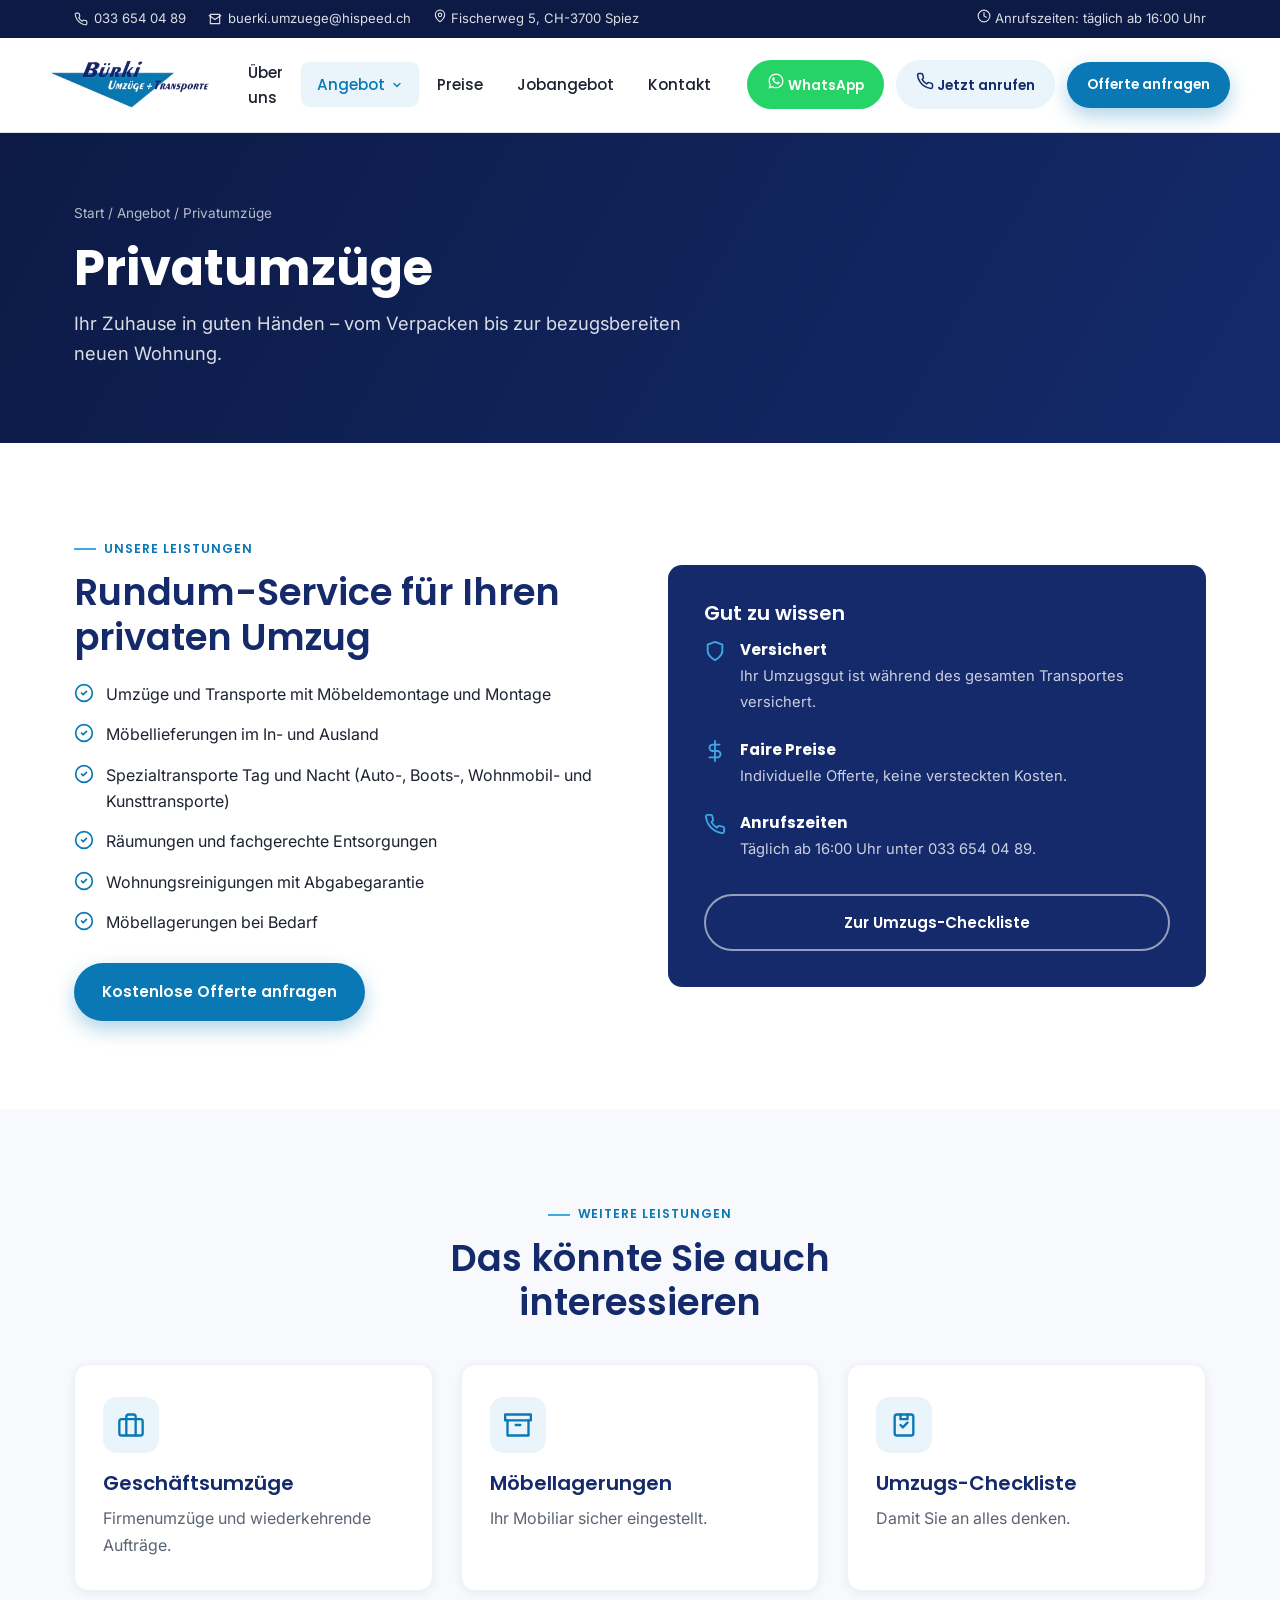
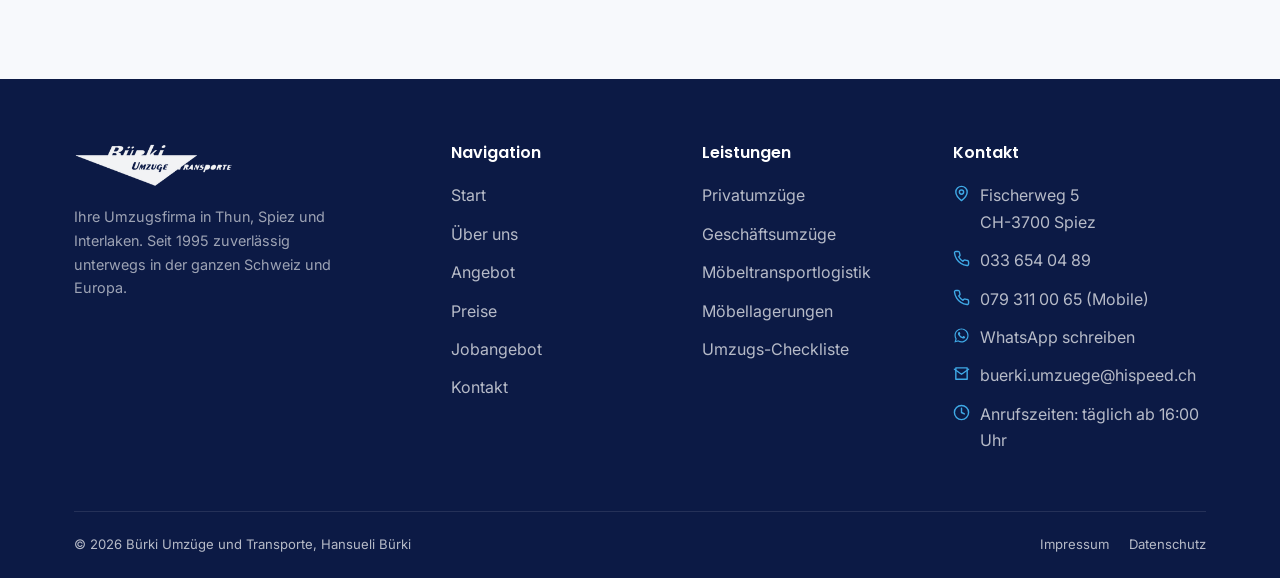
<file: privatumzuege.html>
<!doctype html>
<html lang="de">
<head>
<meta charset="UTF-8">
<meta name="viewport" content="width=device-width, initial-scale=1.0">
<title>Privatumzüge | Bürki Umzüge und Transporte</title>
<meta name="description" content="Privatumzüge mit Möbeldemontage und -montage, Möbellieferungen, Spezialtransporte, Räumungen, Entsorgungen und Wohnungsreinigung mit Abgabegarantie.">
<link rel="icon" href="assets/img/logo.png">
<link rel="preconnect" href="https://fonts.googleapis.com">
<link href="https://fonts.googleapis.com/css2?family=Inter:wght@400;500;600;700&family=Poppins:wght@500;600;700&display=swap" rel="stylesheet">
<link rel="stylesheet" href="assets/css/style.css">
</head>
<body data-active="angebot">

<div id="site-header"></div>

<section class="page-hero">
  <div class="container">
    <div class="breadcrumb"><a href="index.html">Start</a> / <a href="angebot.html">Angebot</a> / Privatumzüge</div>
    <h1>Privatumzüge</h1>
    <p class="lead">Ihr Zuhause in guten Händen – vom Verpacken bis zur bezugsbereiten neuen Wohnung.</p>
  </div>
</section>

<section>
  <div class="container">
    <div class="split">
      <div>
        <span class="eyebrow">Unsere Leistungen</span>
        <h2>Rundum-Service für Ihren privaten Umzug</h2>
        <ul class="feature-list">
          <li><svg viewBox="0 0 24 24" fill="none" stroke="currentColor" stroke-width="2" stroke-linecap="round" stroke-linejoin="round"><path d="m9 12 2 2 4-4"/><circle cx="12" cy="12" r="10"/></svg><span>Umzüge und Transporte mit Möbeldemontage und Montage</span></li>
          <li><svg viewBox="0 0 24 24" fill="none" stroke="currentColor" stroke-width="2" stroke-linecap="round" stroke-linejoin="round"><path d="m9 12 2 2 4-4"/><circle cx="12" cy="12" r="10"/></svg><span>Möbellieferungen im In- und Ausland</span></li>
          <li><svg viewBox="0 0 24 24" fill="none" stroke="currentColor" stroke-width="2" stroke-linecap="round" stroke-linejoin="round"><path d="m9 12 2 2 4-4"/><circle cx="12" cy="12" r="10"/></svg><span>Spezialtransporte Tag und Nacht (Auto-, Boots-, Wohnmobil- und Kunsttransporte)</span></li>
          <li><svg viewBox="0 0 24 24" fill="none" stroke="currentColor" stroke-width="2" stroke-linecap="round" stroke-linejoin="round"><path d="m9 12 2 2 4-4"/><circle cx="12" cy="12" r="10"/></svg><span>Räumungen und fachgerechte Entsorgungen</span></li>
          <li><svg viewBox="0 0 24 24" fill="none" stroke="currentColor" stroke-width="2" stroke-linecap="round" stroke-linejoin="round"><path d="m9 12 2 2 4-4"/><circle cx="12" cy="12" r="10"/></svg><span>Wohnungsreinigungen mit Abgabegarantie</span></li>
          <li><svg viewBox="0 0 24 24" fill="none" stroke="currentColor" stroke-width="2" stroke-linecap="round" stroke-linejoin="round"><path d="m9 12 2 2 4-4"/><circle cx="12" cy="12" r="10"/></svg><span>Möbellagerungen bei Bedarf</span></li>
        </ul>
        <div style="margin-top:28px;">
          <a href="kontakt.html" class="btn btn-primary">Kostenlose Offerte anfragen</a>
        </div>
      </div>
      <div class="info-card">
        <h3>Gut zu wissen</h3>
        <div class="info-row">
          <svg viewBox="0 0 24 24" fill="none" stroke="currentColor" stroke-width="2" stroke-linecap="round" stroke-linejoin="round"><path d="M12 22s8-4 8-10V5l-8-3-8 3v7c0 6 8 10 8 10Z"/></svg>
          <div><strong>Versichert</strong><span>Ihr Umzugsgut ist während des gesamten Transportes versichert.</span></div>
        </div>
        <div class="info-row">
          <svg viewBox="0 0 24 24" fill="none" stroke="currentColor" stroke-width="2" stroke-linecap="round" stroke-linejoin="round"><line x1="12" y1="1" x2="12" y2="23"/><path d="M17 5H9.5a3.5 3.5 0 0 0 0 7h5a3.5 3.5 0 0 1 0 7H6"/></svg>
          <div><strong>Faire Preise</strong><span>Individuelle Offerte, keine versteckten Kosten.</span></div>
        </div>
        <div class="info-row">
          <svg viewBox="0 0 24 24" fill="none" stroke="currentColor" stroke-width="2" stroke-linecap="round" stroke-linejoin="round"><path d="M22 16.92v3a2 2 0 0 1-2.18 2 19.79 19.79 0 0 1-8.63-3.07 19.5 19.5 0 0 1-6-6 19.79 19.79 0 0 1-3.07-8.67A2 2 0 0 1 4.11 2h3a2 2 0 0 1 2 1.72c.127.96.361 1.903.7 2.81a2 2 0 0 1-.45 2.11L8.09 9.91a16 16 0 0 0 6 6l1.27-1.27a2 2 0 0 1 2.11-.45c.907.339 1.85.573 2.81.7A2 2 0 0 1 22 16.92z"/></svg>
          <div><strong>Anrufszeiten</strong><span>Täglich ab 16:00 Uhr unter 033 654 04 89.</span></div>
        </div>
        <a href="umzugs-checkliste.html" class="btn btn-outline btn-block" style="margin-top:10px;">Zur Umzugs-Checkliste</a>
      </div>
    </div>
  </div>
</section>

<section class="bg-light">
  <div class="container">
    <div class="text-center max-w" style="max-width:600px;">
      <span class="eyebrow" style="justify-content:center;">Weitere Leistungen</span>
      <h2>Das könnte Sie auch interessieren</h2>
    </div>
    <div class="grid grid-3" style="margin-top:40px;">
      <a href="geschaeftsumzuege.html" class="card hover">
        <div class="icon"><svg viewBox="0 0 24 24" fill="none" stroke="currentColor" stroke-width="2" stroke-linecap="round" stroke-linejoin="round"><rect x="2" y="7" width="20" height="14" rx="2"/><path d="M16 21V5a2 2 0 0 0-2-2h-4a2 2 0 0 0-2 2v16"/></svg></div>
        <h3>Geschäftsumzüge</h3>
        <p>Firmenumzüge und wiederkehrende Aufträge.</p>
      </a>
      <a href="moebellagerungen.html" class="card hover">
        <div class="icon"><svg viewBox="0 0 24 24" fill="none" stroke="currentColor" stroke-width="2" stroke-linecap="round" stroke-linejoin="round"><path d="M21 8V21H3V8"/><path d="M1 3h22v5H1z"/><path d="M10 12h4"/></svg></div>
        <h3>Möbellagerungen</h3>
        <p>Ihr Mobiliar sicher eingestellt.</p>
      </a>
      <a href="umzugs-checkliste.html" class="card hover">
        <div class="icon"><svg viewBox="0 0 24 24" fill="none" stroke="currentColor" stroke-width="2" stroke-linecap="round" stroke-linejoin="round"><rect x="4" y="3" width="16" height="18" rx="2"/><path d="M9 3v4h6V3M9 12l2 2 4-4"/></svg></div>
        <h3>Umzugs-Checkliste</h3>
        <p>Damit Sie an alles denken.</p>
      </a>
    </div>
  </div>
</section>

<div id="site-footer"></div>
<script src="assets/js/main.js"></script>
</body>
</html>
</file>
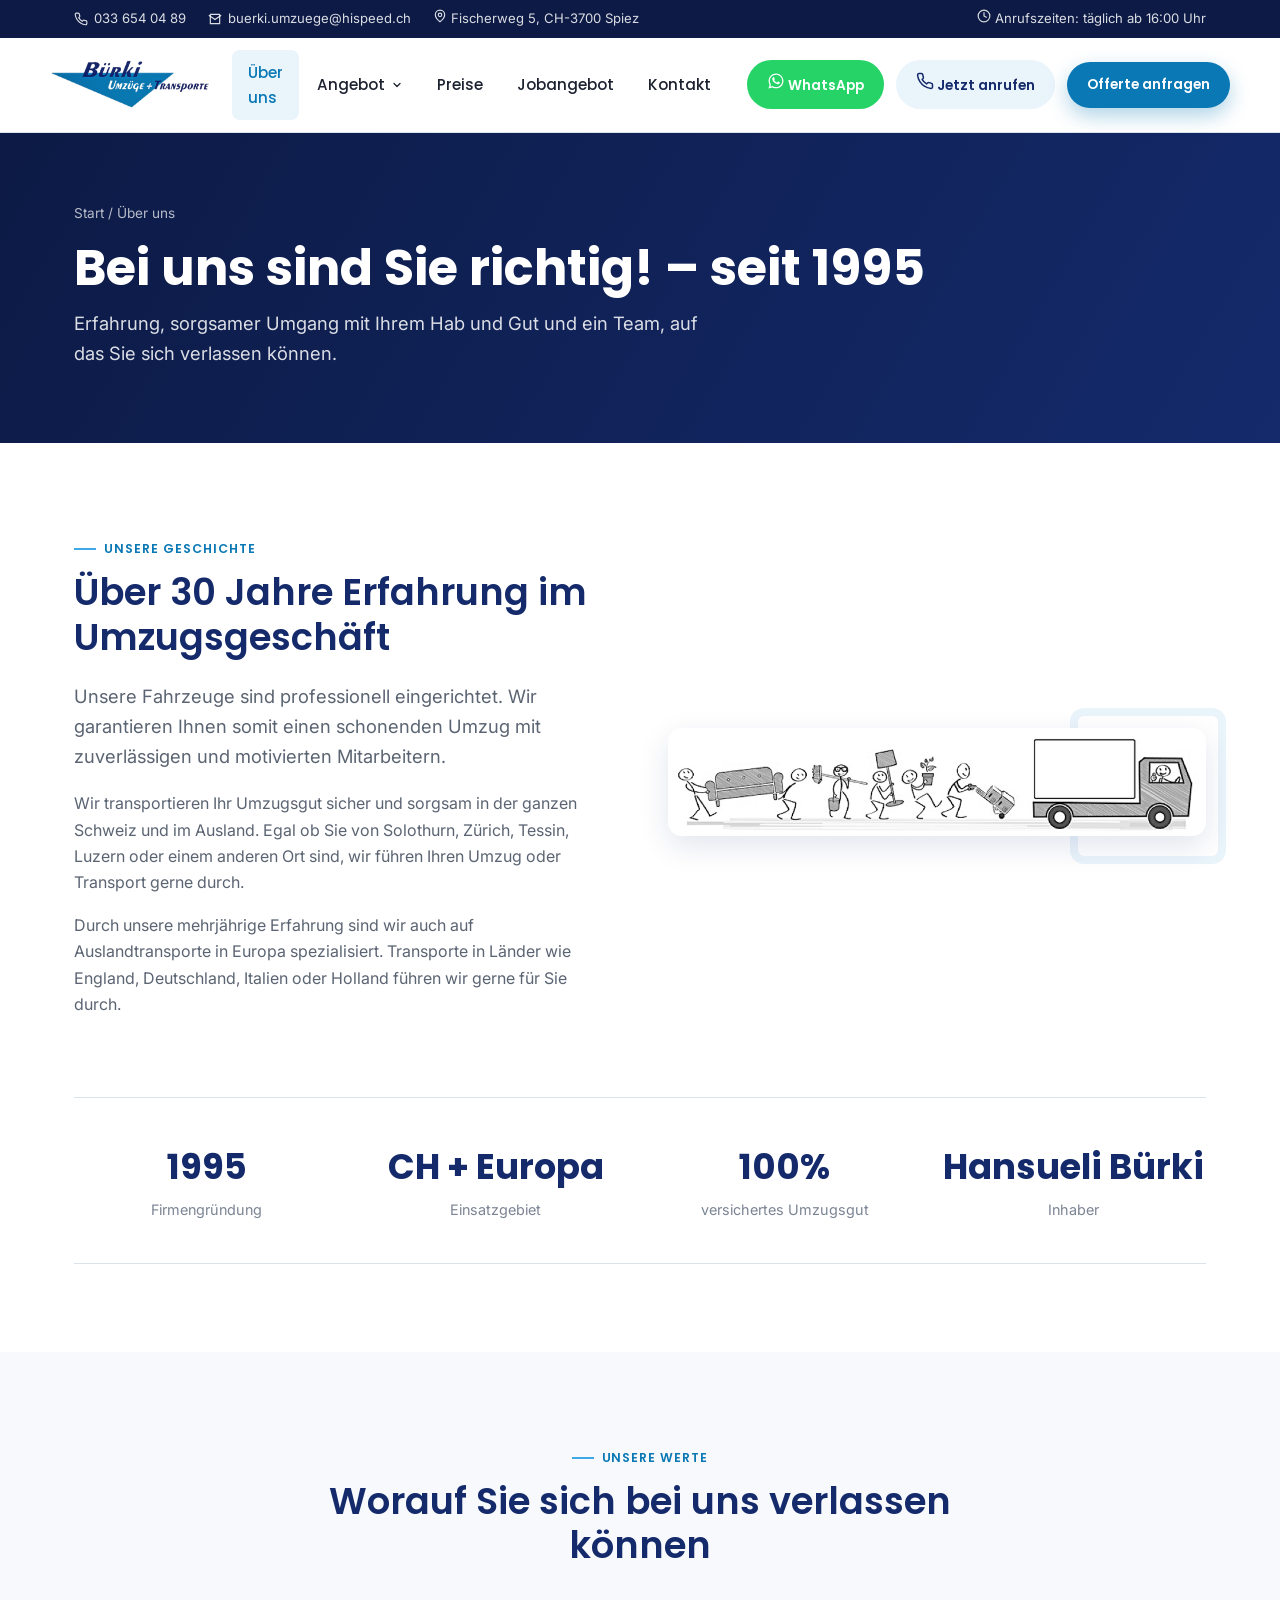
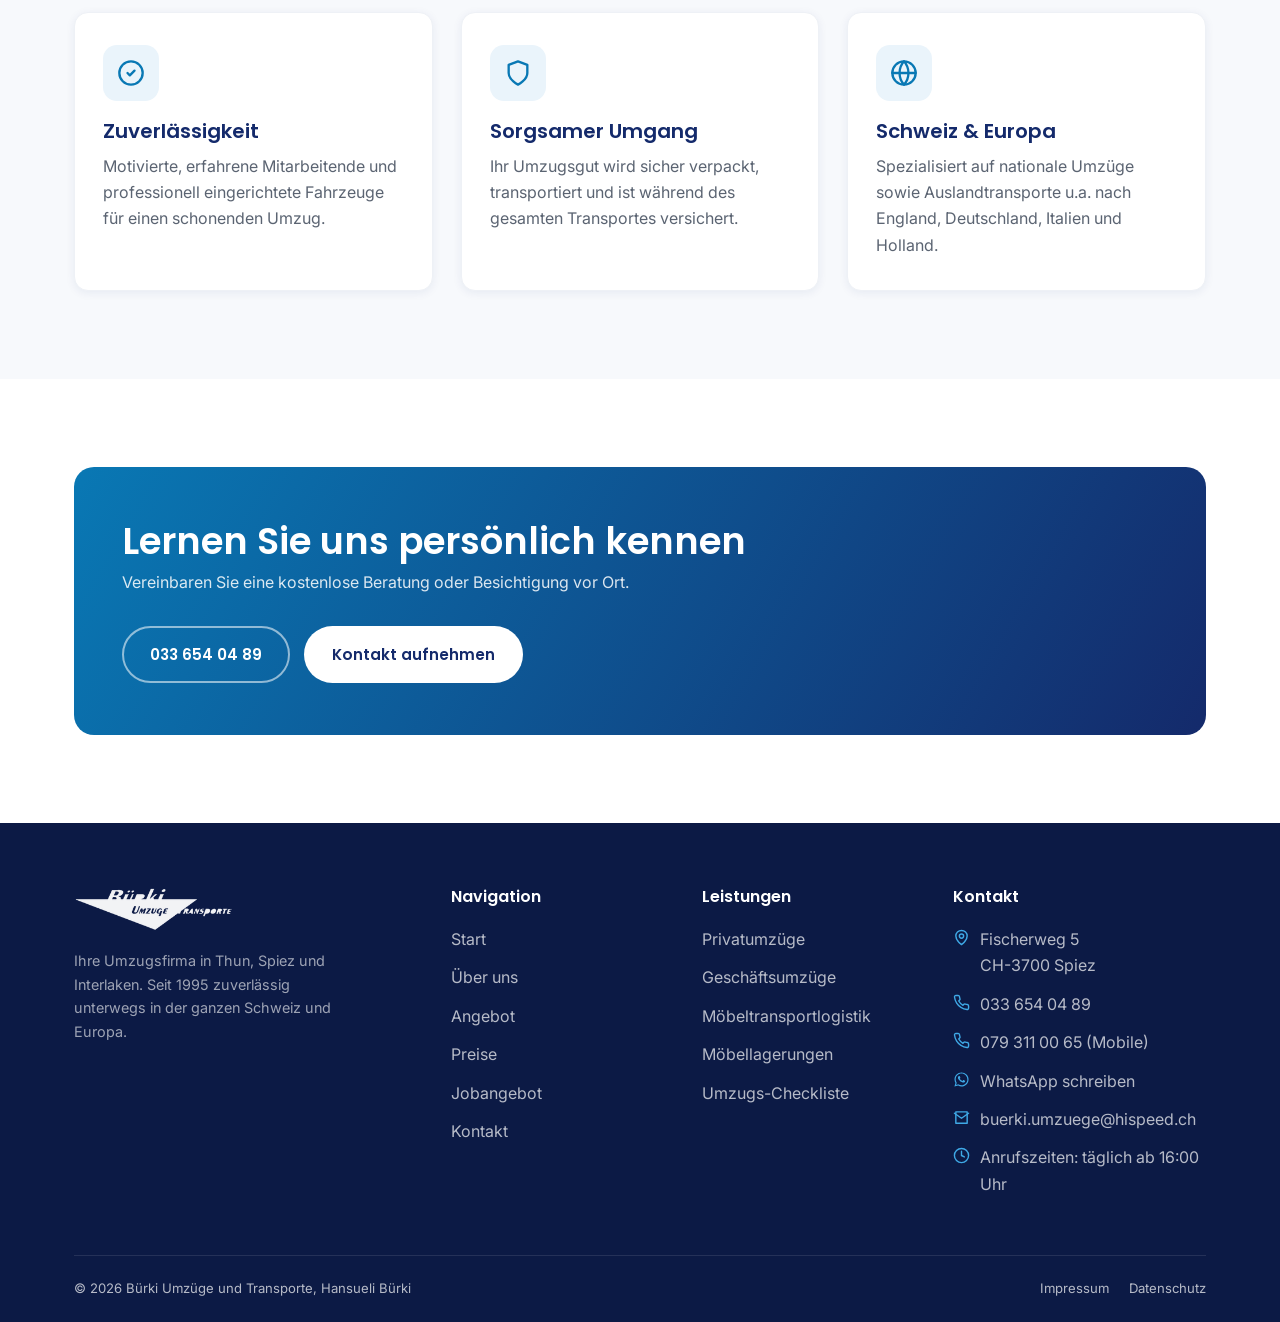
<file: ueber-uns.html>
<!doctype html>
<html lang="de">
<head>
<meta charset="UTF-8">
<meta name="viewport" content="width=device-width, initial-scale=1.0">
<title>Über uns | Bürki Umzüge und Transporte</title>
<meta name="description" content="Bürki Umzüge und Transporte – seit 1995 Ihre zuverlässige Umzugsfirma in Spiez, Thun und Interlaken. Erfahren Sie mehr über unser Team und unsere Fahrzeugflotte.">
<link rel="icon" href="assets/img/logo.png">
<link rel="preconnect" href="https://fonts.googleapis.com">
<link href="https://fonts.googleapis.com/css2?family=Inter:wght@400;500;600;700&family=Poppins:wght@500;600;700&display=swap" rel="stylesheet">
<link rel="stylesheet" href="assets/css/style.css">
</head>
<body data-active="ueber-uns">

<div id="site-header"></div>

<section class="page-hero">
  <div class="container">
    <div class="breadcrumb"><a href="index.html">Start</a> / Über uns</div>
    <h1>Bei uns sind Sie richtig! – seit 1995</h1>
    <p class="lead">Erfahrung, sorgsamer Umgang mit Ihrem Hab und Gut und ein Team, auf das Sie sich verlassen können.</p>
  </div>
</section>

<section>
  <div class="container">
    <div class="split">
      <div>
        <span class="eyebrow">Unsere Geschichte</span>
        <h2>Über 30 Jahre Erfahrung im Umzugsgeschäft</h2>
        <p class="lead">Unsere Fahrzeuge sind professionell eingerichtet. Wir garantieren Ihnen somit einen schonenden Umzug mit zuverlässigen und motivierten Mitarbeitern.</p>
        <p>Wir transportieren Ihr Umzugsgut sicher und sorgsam in der ganzen Schweiz und im Ausland. Egal ob Sie von Solothurn, Zürich, Tessin, Luzern oder einem anderen Ort sind, wir führen Ihren Umzug oder Transport gerne durch.</p>
        <p>Durch unsere mehrjährige Erfahrung sind wir auch auf Auslandtransporte in Europa spezialisiert. Transporte in Länder wie England, Deutschland, Italien oder Holland führen wir gerne für Sie durch.</p>
      </div>
      <div class="media-frame">
        <img src="assets/img/hero-trucks.jpg" alt="Fahrzeugflotte Bürki Umzüge und Transporte">
      </div>
    </div>

    <div class="stat-strip" style="border-top:1px solid var(--gray-200); border-bottom:1px solid var(--gray-200); margin-top:64px;">
      <div class="stat"><strong>1995</strong><span>Firmengründung</span></div>
      <div class="stat"><strong>CH + Europa</strong><span>Einsatzgebiet</span></div>
      <div class="stat"><strong>100%</strong><span>versichertes Umzugsgut</span></div>
      <div class="stat"><strong>Hansueli Bürki</strong><span>Inhaber</span></div>
    </div>
  </div>
</section>

<section class="bg-light">
  <div class="container">
    <div class="text-center max-w" style="max-width:640px;">
      <span class="eyebrow" style="justify-content:center;">Unsere Werte</span>
      <h2>Worauf Sie sich bei uns verlassen können</h2>
    </div>
    <div class="grid grid-3" style="margin-top:44px;">
      <div class="card">
        <div class="icon"><svg viewBox="0 0 24 24" fill="none" stroke="currentColor" stroke-width="2" stroke-linecap="round" stroke-linejoin="round"><path d="m9 12 2 2 4-4"/><circle cx="12" cy="12" r="10"/></svg></div>
        <h3>Zuverlässigkeit</h3>
        <p>Motivierte, erfahrene Mitarbeitende und professionell eingerichtete Fahrzeuge für einen schonenden Umzug.</p>
      </div>
      <div class="card">
        <div class="icon"><svg viewBox="0 0 24 24" fill="none" stroke="currentColor" stroke-width="2" stroke-linecap="round" stroke-linejoin="round"><path d="M12 22s8-4 8-10V5l-8-3-8 3v7c0 6 8 10 8 10Z"/></svg></div>
        <h3>Sorgsamer Umgang</h3>
        <p>Ihr Umzugsgut wird sicher verpackt, transportiert und ist während des gesamten Transportes versichert.</p>
      </div>
      <div class="card">
        <div class="icon"><svg viewBox="0 0 24 24" fill="none" stroke="currentColor" stroke-width="2" stroke-linecap="round" stroke-linejoin="round"><circle cx="12" cy="12" r="10"/><path d="M2 12h20M12 2a15 15 0 0 1 0 20 15 15 0 0 1 0-20Z"/></svg></div>
        <h3>Schweiz &amp; Europa</h3>
        <p>Spezialisiert auf nationale Umzüge sowie Auslandtransporte u.a. nach England, Deutschland, Italien und Holland.</p>
      </div>
    </div>
  </div>
</section>

<section>
  <div class="container">
    <div class="cta-banner">
      <div>
        <h2>Lernen Sie uns persönlich kennen</h2>
        <p>Vereinbaren Sie eine kostenlose Beratung oder Besichtigung vor Ort.</p>
      </div>
      <div class="cta-actions">
        <a href="tel:+41336540489" class="btn btn-outline">033 654 04 89</a>
        <a href="kontakt.html" class="btn" style="background:var(--white); color:var(--navy);">Kontakt aufnehmen</a>
      </div>
    </div>
  </div>
</section>

<div id="site-footer"></div>
<script src="assets/js/main.js"></script>
</body>
</html>
</file>
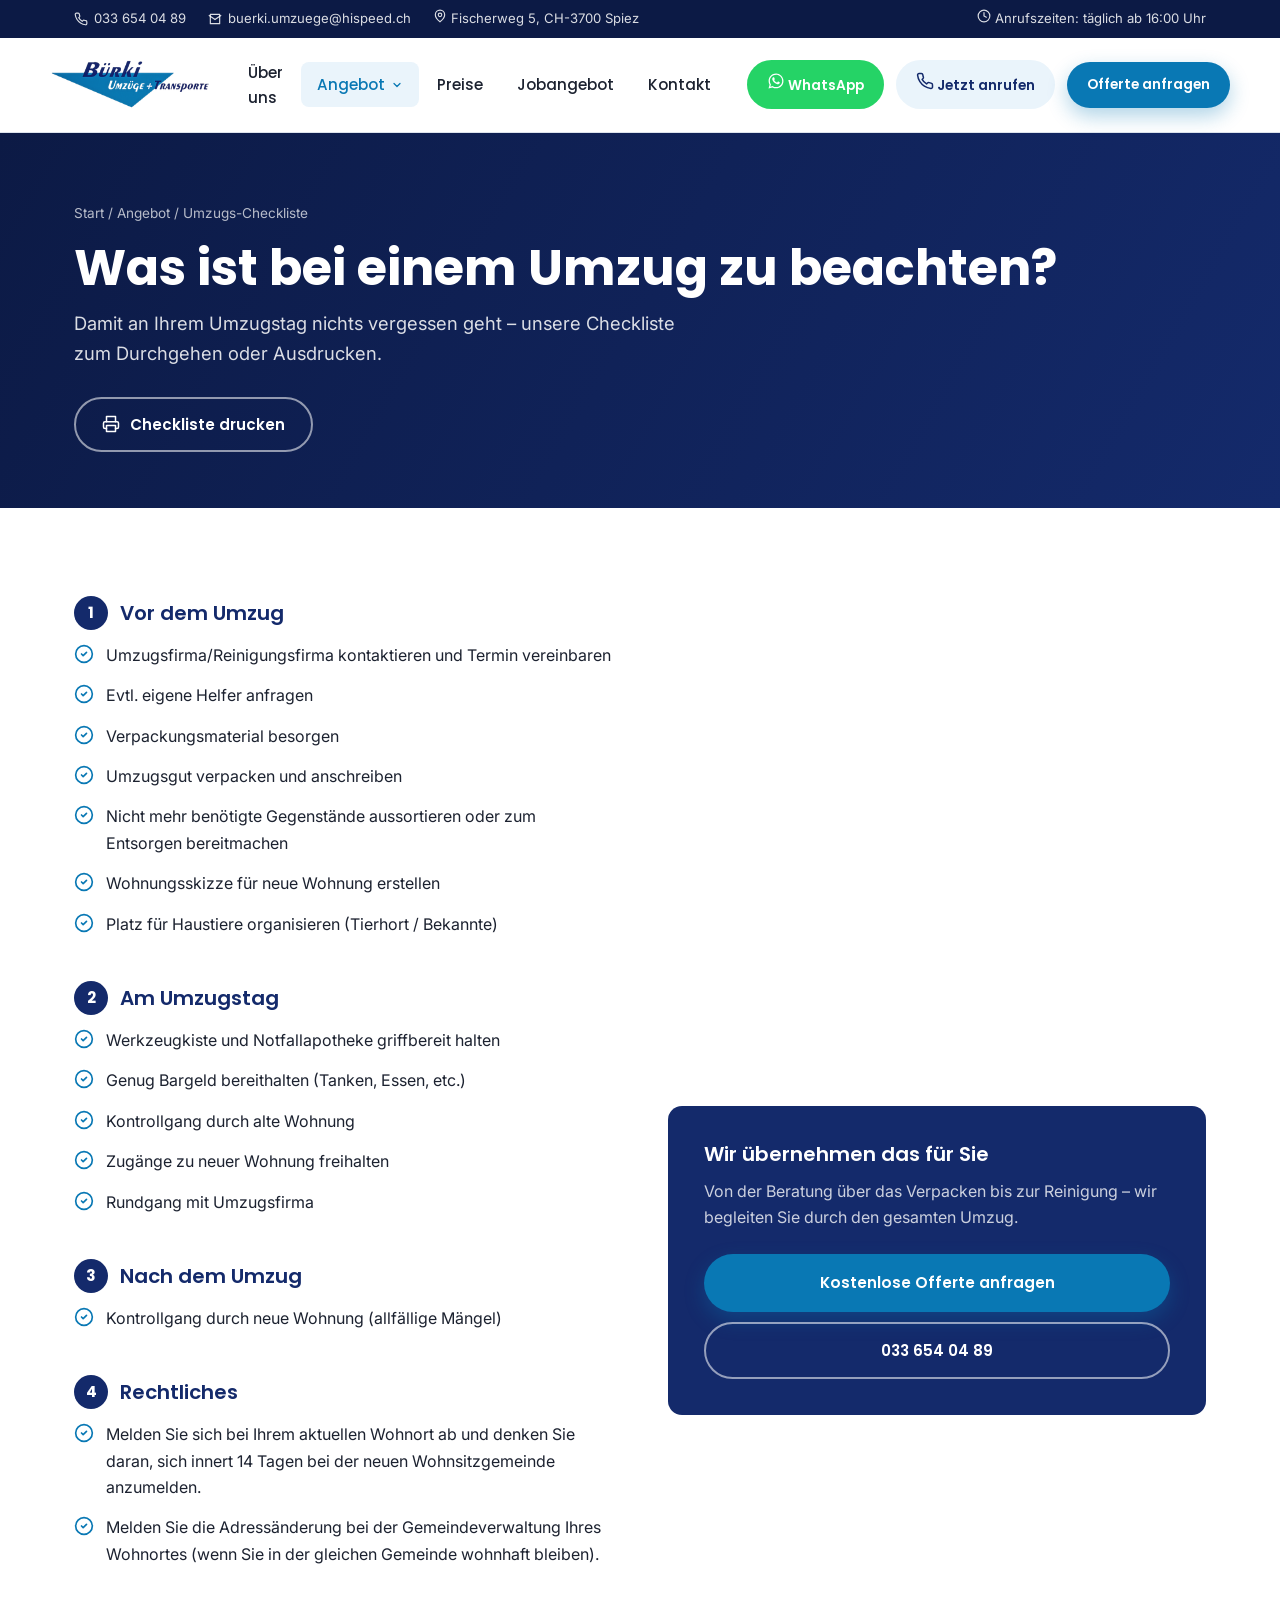
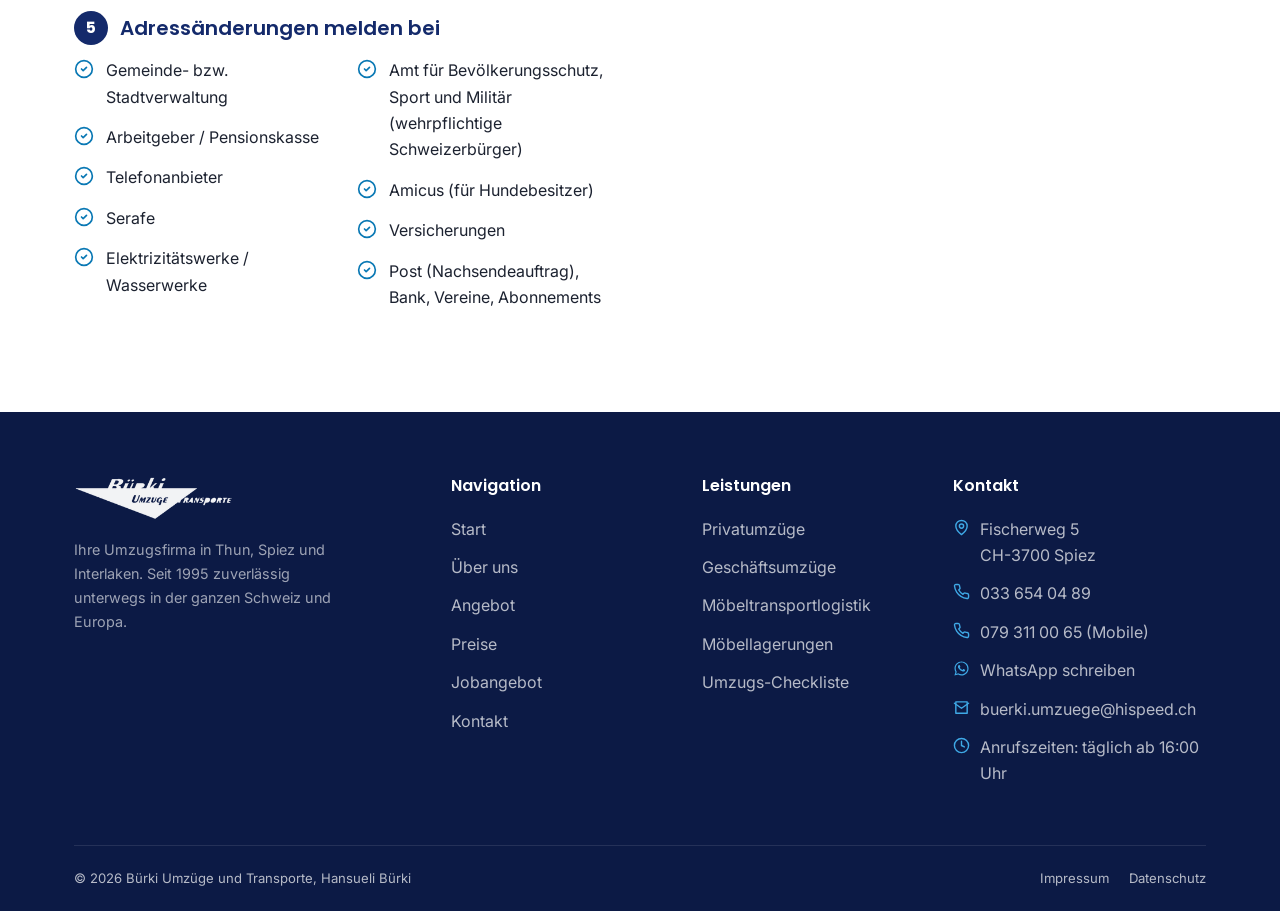
<file: umzugs-checkliste.html>
<!doctype html>
<html lang="de">
<head>
<meta charset="UTF-8">
<meta name="viewport" content="width=device-width, initial-scale=1.0">
<title>Umzugs-Checkliste | Bürki Umzüge und Transporte</title>
<meta name="description" content="Was ist bei einem Umzug zu beachten? Unsere Checkliste für die Zeit vor, während und nach dem Umzug – inklusive Adressänderungen und rechtlichen Hinweisen.">
<link rel="icon" href="assets/img/logo.png">
<link rel="preconnect" href="https://fonts.googleapis.com">
<link href="https://fonts.googleapis.com/css2?family=Inter:wght@400;500;600;700&family=Poppins:wght@500;600;700&display=swap" rel="stylesheet">
<link rel="stylesheet" href="assets/css/style.css">
</head>
<body data-active="angebot">

<div id="site-header"></div>

<section class="page-hero">
  <div class="container">
    <div class="breadcrumb"><a href="index.html">Start</a> / <a href="angebot.html">Angebot</a> / Umzugs-Checkliste</div>
    <h1>Was ist bei einem Umzug zu beachten?</h1>
    <p class="lead">Damit an Ihrem Umzugstag nichts vergessen geht – unsere Checkliste zum Durchgehen oder Ausdrucken.</p>
    <button class="btn btn-outline no-print" onclick="window.print()" style="margin-top:10px;">
      <svg viewBox="0 0 24 24" fill="none" stroke="currentColor" stroke-width="2" stroke-linecap="round" stroke-linejoin="round"><path d="M6 9V2h12v7"/><path d="M6 18H4a2 2 0 0 1-2-2v-5a2 2 0 0 1 2-2h16a2 2 0 0 1 2 2v5a2 2 0 0 1-2 2h-2"/><path d="M6 14h12v8H6z"/></svg>
      Checkliste drucken
    </button>
  </div>
</section>

<section>
  <div class="container">
    <div class="split">
      <div>

        <div class="timeline-block">
          <h3><span class="num">1</span> Vor dem Umzug</h3>
          <ul class="check-list">
            <li><svg viewBox="0 0 24 24" fill="none" stroke="currentColor" stroke-width="2" stroke-linecap="round" stroke-linejoin="round"><path d="m9 12 2 2 4-4"/><circle cx="12" cy="12" r="10"/></svg><span>Umzugsfirma/Reinigungsfirma kontaktieren und Termin vereinbaren</span></li>
            <li><svg viewBox="0 0 24 24" fill="none" stroke="currentColor" stroke-width="2" stroke-linecap="round" stroke-linejoin="round"><path d="m9 12 2 2 4-4"/><circle cx="12" cy="12" r="10"/></svg><span>Evtl. eigene Helfer anfragen</span></li>
            <li><svg viewBox="0 0 24 24" fill="none" stroke="currentColor" stroke-width="2" stroke-linecap="round" stroke-linejoin="round"><path d="m9 12 2 2 4-4"/><circle cx="12" cy="12" r="10"/></svg><span>Verpackungsmaterial besorgen</span></li>
            <li><svg viewBox="0 0 24 24" fill="none" stroke="currentColor" stroke-width="2" stroke-linecap="round" stroke-linejoin="round"><path d="m9 12 2 2 4-4"/><circle cx="12" cy="12" r="10"/></svg><span>Umzugsgut verpacken und anschreiben</span></li>
            <li><svg viewBox="0 0 24 24" fill="none" stroke="currentColor" stroke-width="2" stroke-linecap="round" stroke-linejoin="round"><path d="m9 12 2 2 4-4"/><circle cx="12" cy="12" r="10"/></svg><span>Nicht mehr benötigte Gegenstände aussortieren oder zum Entsorgen bereitmachen</span></li>
            <li><svg viewBox="0 0 24 24" fill="none" stroke="currentColor" stroke-width="2" stroke-linecap="round" stroke-linejoin="round"><path d="m9 12 2 2 4-4"/><circle cx="12" cy="12" r="10"/></svg><span>Wohnungsskizze für neue Wohnung erstellen</span></li>
            <li><svg viewBox="0 0 24 24" fill="none" stroke="currentColor" stroke-width="2" stroke-linecap="round" stroke-linejoin="round"><path d="m9 12 2 2 4-4"/><circle cx="12" cy="12" r="10"/></svg><span>Platz für Haustiere organisieren (Tierhort / Bekannte)</span></li>
          </ul>
        </div>

        <div class="timeline-block">
          <h3><span class="num">2</span> Am Umzugstag</h3>
          <ul class="check-list">
            <li><svg viewBox="0 0 24 24" fill="none" stroke="currentColor" stroke-width="2" stroke-linecap="round" stroke-linejoin="round"><path d="m9 12 2 2 4-4"/><circle cx="12" cy="12" r="10"/></svg><span>Werkzeugkiste und Notfallapotheke griffbereit halten</span></li>
            <li><svg viewBox="0 0 24 24" fill="none" stroke="currentColor" stroke-width="2" stroke-linecap="round" stroke-linejoin="round"><path d="m9 12 2 2 4-4"/><circle cx="12" cy="12" r="10"/></svg><span>Genug Bargeld bereithalten (Tanken, Essen, etc.)</span></li>
            <li><svg viewBox="0 0 24 24" fill="none" stroke="currentColor" stroke-width="2" stroke-linecap="round" stroke-linejoin="round"><path d="m9 12 2 2 4-4"/><circle cx="12" cy="12" r="10"/></svg><span>Kontrollgang durch alte Wohnung</span></li>
            <li><svg viewBox="0 0 24 24" fill="none" stroke="currentColor" stroke-width="2" stroke-linecap="round" stroke-linejoin="round"><path d="m9 12 2 2 4-4"/><circle cx="12" cy="12" r="10"/></svg><span>Zugänge zu neuer Wohnung freihalten</span></li>
            <li><svg viewBox="0 0 24 24" fill="none" stroke="currentColor" stroke-width="2" stroke-linecap="round" stroke-linejoin="round"><path d="m9 12 2 2 4-4"/><circle cx="12" cy="12" r="10"/></svg><span>Rundgang mit Umzugsfirma</span></li>
          </ul>
        </div>

        <div class="timeline-block">
          <h3><span class="num">3</span> Nach dem Umzug</h3>
          <ul class="check-list">
            <li><svg viewBox="0 0 24 24" fill="none" stroke="currentColor" stroke-width="2" stroke-linecap="round" stroke-linejoin="round"><path d="m9 12 2 2 4-4"/><circle cx="12" cy="12" r="10"/></svg><span>Kontrollgang durch neue Wohnung (allfällige Mängel)</span></li>
          </ul>
        </div>

        <div class="timeline-block">
          <h3><span class="num">4</span> Rechtliches</h3>
          <ul class="check-list">
            <li><svg viewBox="0 0 24 24" fill="none" stroke="currentColor" stroke-width="2" stroke-linecap="round" stroke-linejoin="round"><path d="m9 12 2 2 4-4"/><circle cx="12" cy="12" r="10"/></svg><span>Melden Sie sich bei Ihrem aktuellen Wohnort ab und denken Sie daran, sich innert 14 Tagen bei der neuen Wohnsitzgemeinde anzumelden.</span></li>
            <li><svg viewBox="0 0 24 24" fill="none" stroke="currentColor" stroke-width="2" stroke-linecap="round" stroke-linejoin="round"><path d="m9 12 2 2 4-4"/><circle cx="12" cy="12" r="10"/></svg><span>Melden Sie die Adressänderung bei der Gemeindeverwaltung Ihres Wohnortes (wenn Sie in der gleichen Gemeinde wohnhaft bleiben).</span></li>
          </ul>
        </div>

        <div class="timeline-block" style="margin-bottom:0;">
          <h3><span class="num">5</span> Adressänderungen melden bei</h3>
          <div class="grid grid-2">
            <ul class="check-list">
              <li><svg viewBox="0 0 24 24" fill="none" stroke="currentColor" stroke-width="2" stroke-linecap="round" stroke-linejoin="round"><path d="m9 12 2 2 4-4"/><circle cx="12" cy="12" r="10"/></svg><span>Gemeinde- bzw. Stadtverwaltung</span></li>
              <li><svg viewBox="0 0 24 24" fill="none" stroke="currentColor" stroke-width="2" stroke-linecap="round" stroke-linejoin="round"><path d="m9 12 2 2 4-4"/><circle cx="12" cy="12" r="10"/></svg><span>Arbeitgeber / Pensionskasse</span></li>
              <li><svg viewBox="0 0 24 24" fill="none" stroke="currentColor" stroke-width="2" stroke-linecap="round" stroke-linejoin="round"><path d="m9 12 2 2 4-4"/><circle cx="12" cy="12" r="10"/></svg><span>Telefonanbieter</span></li>
              <li><svg viewBox="0 0 24 24" fill="none" stroke="currentColor" stroke-width="2" stroke-linecap="round" stroke-linejoin="round"><path d="m9 12 2 2 4-4"/><circle cx="12" cy="12" r="10"/></svg><span>Serafe</span></li>
              <li><svg viewBox="0 0 24 24" fill="none" stroke="currentColor" stroke-width="2" stroke-linecap="round" stroke-linejoin="round"><path d="m9 12 2 2 4-4"/><circle cx="12" cy="12" r="10"/></svg><span>Elektrizitätswerke / Wasserwerke</span></li>
            </ul>
            <ul class="check-list">
              <li><svg viewBox="0 0 24 24" fill="none" stroke="currentColor" stroke-width="2" stroke-linecap="round" stroke-linejoin="round"><path d="m9 12 2 2 4-4"/><circle cx="12" cy="12" r="10"/></svg><span>Amt für Bevölkerungsschutz, Sport und Militär (wehrpflichtige Schweizerbürger)</span></li>
              <li><svg viewBox="0 0 24 24" fill="none" stroke="currentColor" stroke-width="2" stroke-linecap="round" stroke-linejoin="round"><path d="m9 12 2 2 4-4"/><circle cx="12" cy="12" r="10"/></svg><span>Amicus (für Hundebesitzer)</span></li>
              <li><svg viewBox="0 0 24 24" fill="none" stroke="currentColor" stroke-width="2" stroke-linecap="round" stroke-linejoin="round"><path d="m9 12 2 2 4-4"/><circle cx="12" cy="12" r="10"/></svg><span>Versicherungen</span></li>
              <li><svg viewBox="0 0 24 24" fill="none" stroke="currentColor" stroke-width="2" stroke-linecap="round" stroke-linejoin="round"><path d="m9 12 2 2 4-4"/><circle cx="12" cy="12" r="10"/></svg><span>Post (Nachsendeauftrag), Bank, Vereine, Abonnements</span></li>
            </ul>
          </div>
        </div>

      </div>

      <div class="no-print">
        <div class="info-card">
          <h3>Wir übernehmen das für Sie</h3>
          <p style="color:rgba(255,255,255,0.78);">Von der Beratung über das Verpacken bis zur Reinigung – wir begleiten Sie durch den gesamten Umzug.</p>
          <a href="kontakt.html" class="btn btn-primary btn-block" style="margin-top:8px;">Kostenlose Offerte anfragen</a>
          <a href="tel:+41336540489" class="btn btn-outline btn-block" style="margin-top:10px;">033 654 04 89</a>
        </div>
      </div>
    </div>
  </div>
</section>

<div id="site-footer"></div>
<script src="assets/js/main.js"></script>
</body>
</html>
</file>
<file: assets/css/style.css>
/* ==========================================================================
   Bürki Umzüge und Transporte — Stylesheet
   ========================================================================== */

:root {
  --navy: #142a6b;
  --navy-dark: #0c1a45;
  --blue: #0978b4;
  --blue-light: #3fa9e6;
  --blue-pale: #eaf4fb;
  --gray-50: #f7f9fc;
  --gray-100: #eef1f6;
  --gray-200: #dde3ec;
  --gray-500: #7b8494;
  --gray-600: #5b6472;
  --gray-900: #1c2230;
  --white: #ffffff;
  --radius: 14px;
  --radius-sm: 8px;
  --shadow-sm: 0 2px 10px rgba(20, 42, 107, 0.07);
  --shadow-md: 0 10px 30px rgba(20, 42, 107, 0.12);
  --shadow-lg: 0 20px 50px rgba(12, 26, 69, 0.22);
  --container: 1180px;
  --font-head: "Poppins", "Segoe UI", sans-serif;
  --font-body: "Inter", "Segoe UI", sans-serif;
}

* { box-sizing: border-box; }
html { scroll-behavior: smooth; }
html, body { max-width: 100%; overflow-x: hidden; }
body {
  margin: 0;
  font-family: var(--font-body);
  color: var(--gray-900);
  background: var(--white);
  line-height: 1.65;
  -webkit-font-smoothing: antialiased;
}
img { max-width: 100%; display: block; }
a { color: inherit; text-decoration: none; }
ul { margin: 0; padding: 0; list-style: none; }
h1, h2, h3, h4 {
  font-family: var(--font-head);
  color: var(--navy);
  line-height: 1.2;
  margin: 0 0 0.6em;
  font-weight: 600;
}
h1 { font-size: clamp(2rem, 4.2vw, 3.1rem); font-weight: 700; }
h2 { font-size: clamp(1.6rem, 3vw, 2.3rem); }
h3 { font-size: 1.25rem; }
p { margin: 0 0 1em; color: var(--gray-600); }
.container {
  max-width: var(--container);
  margin: 0 auto;
  padding: 0 24px;
}
.eyebrow {
  display: inline-flex;
  align-items: center;
  gap: 8px;
  font-family: var(--font-head);
  font-size: 0.78rem;
  font-weight: 600;
  letter-spacing: 0.08em;
  text-transform: uppercase;
  color: var(--blue);
  margin-bottom: 0.9em;
}
.eyebrow::before {
  content: "";
  width: 22px;
  height: 2px;
  background: var(--blue-light);
  display: inline-block;
}
section { padding: 88px 0; }
.section-tight { padding: 56px 0; }
.bg-light { background: var(--gray-50); }
.bg-navy { background: linear-gradient(135deg, var(--navy) 0%, var(--navy-dark) 100%); color: var(--white); }
.bg-navy h2, .bg-navy h3 { color: var(--white); }
.bg-navy p { color: rgba(255,255,255,0.78); }
.text-center { text-align: center; }
.lead { font-size: 1.15rem; color: var(--gray-600); }
.max-w { max-width: 680px; margin-left: auto; margin-right: auto; }

/* Buttons */
.btn {
  display: inline-flex;
  align-items: center;
  gap: 10px;
  padding: 14px 26px;
  border-radius: 100px;
  font-family: var(--font-head);
  font-weight: 600;
  font-size: 0.95rem;
  border: 2px solid transparent;
  cursor: pointer;
  transition: transform 0.15s ease, box-shadow 0.15s ease, background 0.15s ease, color 0.15s ease;
  white-space: nowrap;
}
.btn svg { width: 18px; height: 18px; flex-shrink: 0; }
.btn-primary { background: var(--blue); color: var(--white); box-shadow: 0 8px 20px rgba(9,120,180,0.32); }
.btn-primary:hover { background: var(--blue-light); transform: translateY(-2px); box-shadow: 0 12px 26px rgba(9,120,180,0.4); }
.btn-outline { background: transparent; border-color: rgba(255,255,255,0.55); color: var(--white); }
.btn-outline:hover { background: rgba(255,255,255,0.12); transform: translateY(-2px); }
.btn-navy { background: var(--navy); color: var(--white); }
.btn-navy:hover { background: var(--navy-dark); transform: translateY(-2px); }
.btn-ghost { background: var(--blue-pale); color: var(--navy); }
.btn-ghost:hover { background: var(--gray-200); }
.btn-whatsapp { background: #25d366; color: var(--white); }
.btn-whatsapp:hover { background: #1ebe5b; transform: translateY(-2px); }
.btn-block { width: 100%; justify-content: center; }
.btn-sm { padding: 10px 18px; font-size: 0.85rem; }

/* ---------------- Header ---------------- */
.top-bar {
  background: var(--navy-dark);
  color: rgba(255,255,255,0.85);
  font-size: 0.82rem;
}
.top-bar .container {
  display: flex;
  align-items: center;
  justify-content: space-between;
  padding-top: 8px;
  padding-bottom: 8px;
  flex-wrap: wrap;
  gap: 6px;
}
.top-bar a { display: inline-flex; align-items: center; gap: 6px; }
.top-bar a:hover { color: var(--blue-light); }
.top-bar .top-links { display: flex; gap: 22px; flex-wrap: wrap; }
.top-bar svg { width: 14px; height: 14px; }

header.site-header {
  position: sticky;
  top: 0;
  z-index: 100;
  background: rgba(255,255,255,0.99);
  box-shadow: 0 1px 0 var(--gray-200);
}
.nav-wrap {
  display: flex;
  align-items: center;
  justify-content: space-between;
  padding: 12px 0;
  gap: 20px;
}
.brand { display: flex; align-items: center; gap: 12px; }
.brand img { height: 52px; width: auto; }
.main-nav { display: flex; align-items: center; gap: 4px; }
.main-nav > ul { display: flex; align-items: center; gap: 2px; }
.main-nav a.nav-link {
  display: flex;
  align-items: center;
  gap: 6px;
  padding: 10px 16px;
  font-family: var(--font-head);
  font-weight: 500;
  font-size: 0.95rem;
  color: var(--gray-900);
  border-radius: var(--radius-sm);
  transition: color 0.15s, background 0.15s;
}
.main-nav a.nav-link:hover, .main-nav li.active > a.nav-link { color: var(--blue); background: var(--blue-pale); }
.has-dropdown { position: relative; }
.has-dropdown .chevron { width: 12px; height: 12px; transition: transform 0.2s; }
.has-dropdown:hover .chevron { transform: rotate(180deg); }
.dropdown {
  position: absolute;
  top: calc(100% + 8px);
  left: 0;
  min-width: 280px;
  background: var(--white);
  border-radius: var(--radius);
  box-shadow: var(--shadow-lg);
  padding: 10px;
  opacity: 0;
  visibility: hidden;
  transform: translateY(8px);
  transition: all 0.18s ease;
}
.has-dropdown:hover .dropdown, .has-dropdown:focus-within .dropdown { opacity: 1; visibility: visible; transform: translateY(0); }
.dropdown a {
  display: block;
  padding: 10px 14px;
  border-radius: var(--radius-sm);
  font-size: 0.92rem;
  color: var(--gray-900);
}
.dropdown a:hover { background: var(--blue-pale); color: var(--blue); }
.header-cta { display: flex; align-items: center; gap: 12px; }
.nav-toggle {
  display: none;
  flex-direction: column;
  gap: 5px;
  background: none;
  border: none;
  cursor: pointer;
  padding: 8px;
}
.nav-toggle span { width: 26px; height: 2.5px; background: var(--navy); border-radius: 2px; transition: 0.25s; }
.nav-toggle.open span:nth-child(1) { transform: translateY(7.5px) rotate(45deg); }
.nav-toggle.open span:nth-child(2) { opacity: 0; }
.nav-toggle.open span:nth-child(3) { transform: translateY(-7.5px) rotate(-45deg); }

/* ---------------- Hero ---------------- */
.hero {
  position: relative;
  color: var(--white);
  min-height: 84vh;
  display: flex;
  align-items: center;
  background-size: cover;
  background-position: center;
  overflow: hidden;
}
.hero::before {
  content: "";
  position: absolute;
  inset: 0;
  background: linear-gradient(120deg, rgba(12,26,69,0.94) 0%, rgba(20,42,107,0.86) 45%, rgba(9,120,180,0.55) 100%);
}
.hero .container { position: relative; z-index: 2; }
.hero-content { max-width: 700px; }
.hero .eyebrow { color: var(--blue-light); }
.hero h1 { color: var(--white); }
.hero .tagline {
  font-family: var(--font-head);
  font-size: 1.2rem;
  font-weight: 600;
  color: var(--white);
  border-left: 3px solid var(--blue-light);
  padding-left: 14px;
  margin: 22px 0 32px;
}
.hero p.lead { color: rgba(255,255,255,0.85); }
.hero-actions { display: flex; gap: 14px; flex-wrap: wrap; margin-top: 8px; }
.hero-stats {
  position: relative;
  z-index: 2;
  display: grid;
  grid-template-columns: repeat(4, 1fr);
  column-gap: 28px;
  row-gap: 20px;
  margin-top: 64px;
  border-top: 1px solid rgba(255,255,255,0.18);
  padding-top: 28px;
}
.hero-stats .stat { text-align: left; }
.hero-stats .stat strong { display: block; font-family: var(--font-head); font-size: 1.8rem; color: var(--white); }
.hero-stats .stat span { font-size: 0.85rem; color: rgba(255,255,255,0.7); }

.page-hero {
  position: relative;
  color: var(--white);
  padding: 70px 0 56px;
  background: linear-gradient(120deg, var(--navy-dark), var(--navy));
}
.page-hero h1 { color: var(--white); margin-bottom: 10px; }
.breadcrumb { font-size: 0.85rem; color: rgba(255,255,255,0.7); margin-bottom: 14px; }
.breadcrumb a:hover { color: var(--white); }
.page-hero .lead { color: rgba(255,255,255,0.85); max-width: 640px; }

/* ---------------- Cards / Grids ---------------- */
.grid { display: grid; gap: 28px; }
.grid-2 { grid-template-columns: repeat(2, 1fr); }
.grid-3 { grid-template-columns: repeat(3, 1fr); }
.grid-4 { grid-template-columns: repeat(4, 1fr); }

.card {
  background: var(--white);
  border-radius: var(--radius);
  padding: 32px 28px;
  box-shadow: var(--shadow-sm);
  border: 1px solid var(--gray-100);
  transition: transform 0.2s ease, box-shadow 0.2s ease;
  height: 100%;
}
a.card:hover, .card.hover:hover { transform: translateY(-6px); box-shadow: var(--shadow-md); }
.card .icon {
  width: 56px;
  height: 56px;
  border-radius: 14px;
  background: var(--blue-pale);
  display: flex;
  align-items: center;
  justify-content: center;
  margin-bottom: 18px;
}
.card .icon svg { width: 28px; height: 28px; color: var(--blue); }
.card h3 { margin-bottom: 10px; }
.card p:last-child { margin-bottom: 0; }
.card .more { display: inline-flex; align-items: center; gap: 6px; color: var(--blue); font-weight: 600; font-size: 0.9rem; margin-top: 8px; }
.card .more svg { width: 16px; height: 16px; transition: transform 0.15s; }
a.card:hover .more svg { transform: translateX(4px); }

.check-list li, .feature-list li {
  display: flex;
  align-items: flex-start;
  gap: 12px;
  margin-bottom: 14px;
  color: var(--gray-900);
}
.check-list svg, .feature-list svg {
  width: 20px; height: 20px; flex-shrink: 0; margin-top: 2px; color: var(--blue);
}

.split {
  display: grid;
  grid-template-columns: 1fr 1fr;
  gap: 56px;
  align-items: center;
}
.split img { border-radius: var(--radius); box-shadow: var(--shadow-md); }
.media-frame { position: relative; }
.media-frame::after {
  content: "";
  position: absolute;
  inset: -14px -14px auto auto;
  width: 140px;
  height: 140px;
  border: 8px solid var(--blue-pale);
  border-radius: var(--radius);
  z-index: -1;
  top: -20px;
  right: -20px;
}

.stat-strip {
  display: grid;
  grid-template-columns: repeat(4, 1fr);
  gap: 24px;
  padding: 40px 0;
}
.stat-strip .stat { text-align: center; }
.stat-strip strong { display: block; font-family: var(--font-head); font-size: 2.2rem; color: var(--navy); }
.stat-strip span { color: var(--gray-500); font-size: 0.9rem; }

/* CTA banner */
.cta-banner {
  background: linear-gradient(120deg, var(--blue) 0%, var(--navy) 100%);
  border-radius: 20px;
  padding: 52px 48px;
  color: var(--white);
  display: flex;
  align-items: center;
  justify-content: space-between;
  gap: 30px;
  flex-wrap: wrap;
}
.cta-banner h2 { color: var(--white); margin-bottom: 6px; }
.cta-banner p { color: rgba(255,255,255,0.85); margin: 0; }
.cta-actions { display: flex; gap: 14px; flex-wrap: wrap; }

/* Timeline (checklist) */
.timeline-block { margin-bottom: 44px; }
.timeline-block h3 {
  display: flex;
  align-items: center;
  gap: 12px;
  color: var(--navy);
}
.timeline-block .num {
  width: 34px; height: 34px;
  border-radius: 50%;
  background: var(--navy);
  color: var(--white);
  display: flex; align-items: center; justify-content: center;
  font-family: var(--font-head); font-weight: 700; font-size: 0.95rem;
  flex-shrink: 0;
}

/* Forms */
.form-grid { display: grid; grid-template-columns: 1fr 1fr; gap: 18px; }
.form-field { display: flex; flex-direction: column; gap: 6px; margin-bottom: 18px; }
.form-field.full { grid-column: 1 / -1; }
.form-field label { font-size: 0.85rem; font-weight: 600; color: var(--navy); }
.form-field input, .form-field select, .form-field textarea {
  padding: 13px 16px;
  border: 1.5px solid var(--gray-200);
  border-radius: var(--radius-sm);
  font-family: var(--font-body);
  font-size: 0.95rem;
  color: var(--gray-900);
  background: var(--white);
  transition: border-color 0.15s;
}
.form-field input:focus, .form-field select:focus, .form-field textarea:focus {
  outline: none;
  border-color: var(--blue);
}
.form-note { font-size: 0.8rem; color: var(--gray-500); margin-top: -6px; }
.radio-row { display: flex; gap: 20px; }
.radio-row label { display: flex; align-items: center; gap: 8px; font-weight: 500; color: var(--gray-900); }

.info-card {
  background: var(--navy);
  color: var(--white);
  border-radius: var(--radius);
  padding: 36px;
}
.info-card h3 { color: var(--white); }
.info-row { display: flex; gap: 14px; margin-bottom: 22px; align-items: flex-start; }
.info-row svg { width: 22px; height: 22px; color: var(--blue-light); flex-shrink: 0; margin-top: 3px; }
.info-row strong { display: block; color: var(--white); font-family: var(--font-head); font-size: 0.95rem; }
.info-row span, .info-row a { color: rgba(255,255,255,0.78); font-size: 0.92rem; }
.info-row a:hover { color: var(--white); }

.map-frame { border-radius: var(--radius); overflow: hidden; box-shadow: var(--shadow-sm); border: 0; width: 100%; height: 320px; }

/* Job listing */
.job-card {
  border: 1.5px solid var(--gray-200);
  border-radius: var(--radius);
  padding: 32px;
  margin-bottom: 24px;
}
.job-card .badge {
  display: inline-block;
  background: var(--blue-pale);
  color: var(--blue);
  font-size: 0.75rem;
  font-weight: 700;
  letter-spacing: 0.04em;
  text-transform: uppercase;
  padding: 5px 12px;
  border-radius: 100px;
  margin-bottom: 14px;
}
.job-card .job-cols { display: grid; grid-template-columns: 1fr 1fr; gap: 24px; margin: 18px 0 22px; }
.job-card h4 { color: var(--navy); font-family: var(--font-head); font-size: 0.95rem; margin-bottom: 10px; }

/* Footer */
footer.site-footer { background: var(--navy-dark); color: rgba(255,255,255,0.7); padding-top: 64px; }
.footer-grid { display: grid; grid-template-columns: 1.6fr 1fr 1fr 1.2fr; gap: 40px; padding-bottom: 46px; border-bottom: 1px solid rgba(255,255,255,0.1); }
.footer-grid h4 { color: var(--white); font-family: var(--font-head); font-size: 1rem; margin-bottom: 20px; }
.footer-grid ul li { margin-bottom: 12px; }
.footer-grid a:hover { color: var(--white); }
.footer-brand img { height: 46px; margin-bottom: 16px; filter: brightness(0) invert(1); opacity: 0.95; }
.footer-brand p { color: rgba(255,255,255,0.6); font-size: 0.9rem; max-width: 280px; }
.footer-contact li { display: flex; gap: 10px; align-items: flex-start; }
.footer-contact svg { width: 17px; height: 17px; margin-top: 3px; color: var(--blue-light); flex-shrink: 0; }
.footer-bottom {
  display: flex;
  justify-content: space-between;
  align-items: center;
  padding: 22px 0;
  font-size: 0.82rem;
  flex-wrap: wrap;
  gap: 10px;
}
.footer-bottom a:hover { color: var(--white); }
.footer-legal { display: flex; gap: 20px; flex-wrap: wrap; }

/* Floating action buttons (mobile) */
.floating-actions {
  position: fixed;
  bottom: 20px;
  right: 20px;
  z-index: 200;
  display: flex;
  flex-direction: column;
  gap: 14px;
}
.floating-btn {
  width: 58px;
  height: 58px;
  border-radius: 50%;
  display: none;
  align-items: center;
  justify-content: center;
  color: var(--white);
}
.floating-btn svg { width: 26px; height: 26px; }
.floating-call { background: var(--blue); box-shadow: 0 10px 25px rgba(9,120,180,0.45); }
.floating-whatsapp { background: #25d366; box-shadow: 0 10px 25px rgba(37,211,102,0.45); }

/* Utility */
.mt-0 { margin-top: 0; }
.mb-0 { margin-bottom: 0; }
.tag-row { display: flex; gap: 10px; flex-wrap: wrap; margin-bottom: 20px; }
.tag {
  background: var(--blue-pale);
  color: var(--navy);
  font-size: 0.78rem;
  font-weight: 600;
  padding: 6px 14px;
  border-radius: 100px;
}

/* ---------------- Responsive ---------------- */
@media (max-width: 980px) {
  .grid-4 { grid-template-columns: repeat(2, 1fr); }
  .grid-3 { grid-template-columns: repeat(2, 1fr); }
  .split { grid-template-columns: 1fr; gap: 34px; }
  .split.reverse .media-frame { order: 2; }
  .footer-grid { grid-template-columns: 1fr 1fr; }
  .hero-stats { grid-template-columns: repeat(2, 1fr); row-gap: 24px; }
  .job-card .job-cols { grid-template-columns: 1fr; }
}
@media (max-width: 1180px) {
  .main-nav { position: fixed; top: 0; right: 0; width: min(340px, 86vw); height: 100vh; background: var(--white); flex-direction: column; align-items: stretch; padding: 90px 26px 26px; box-shadow: var(--shadow-lg); transform: translateX(100%); transition: transform 0.3s ease; overflow-y: auto; }
  .main-nav.open { transform: translateX(0); }
  .main-nav > ul { flex-direction: column; align-items: stretch; gap: 2px; }
  .has-dropdown .dropdown { position: static; opacity: 1; visibility: visible; transform: none; box-shadow: none; display: none; padding-left: 10px; }
  .has-dropdown.open .dropdown { display: block; }
  .header-cta .btn-whatsapp, .header-cta .btn-ghost { display: none; }
  .nav-toggle { display: flex; }
  .floating-btn { display: flex; }
}
@media (max-width: 760px) {
  section { padding: 58px 0; }
  .grid-2, .grid-3, .grid-4 { grid-template-columns: 1fr; }
  .form-grid { grid-template-columns: 1fr; }
  .cta-banner { flex-direction: column; text-align: center; padding: 38px 26px; }
  .cta-actions { justify-content: center; }
  .footer-grid { grid-template-columns: 1fr; gap: 30px; }
  .footer-bottom { flex-direction: column; text-align: center; }
  .stat-strip { grid-template-columns: repeat(2, 1fr); }
  .hero { min-height: auto; padding: 130px 0 70px; }
  .top-bar { display: none; }
}

@media print {
  header.site-header, footer.site-footer, .top-bar, .floating-call, .no-print { display: none !important; }
  body { color: #000; }
  section { padding: 10px 0; }
}
</file>
